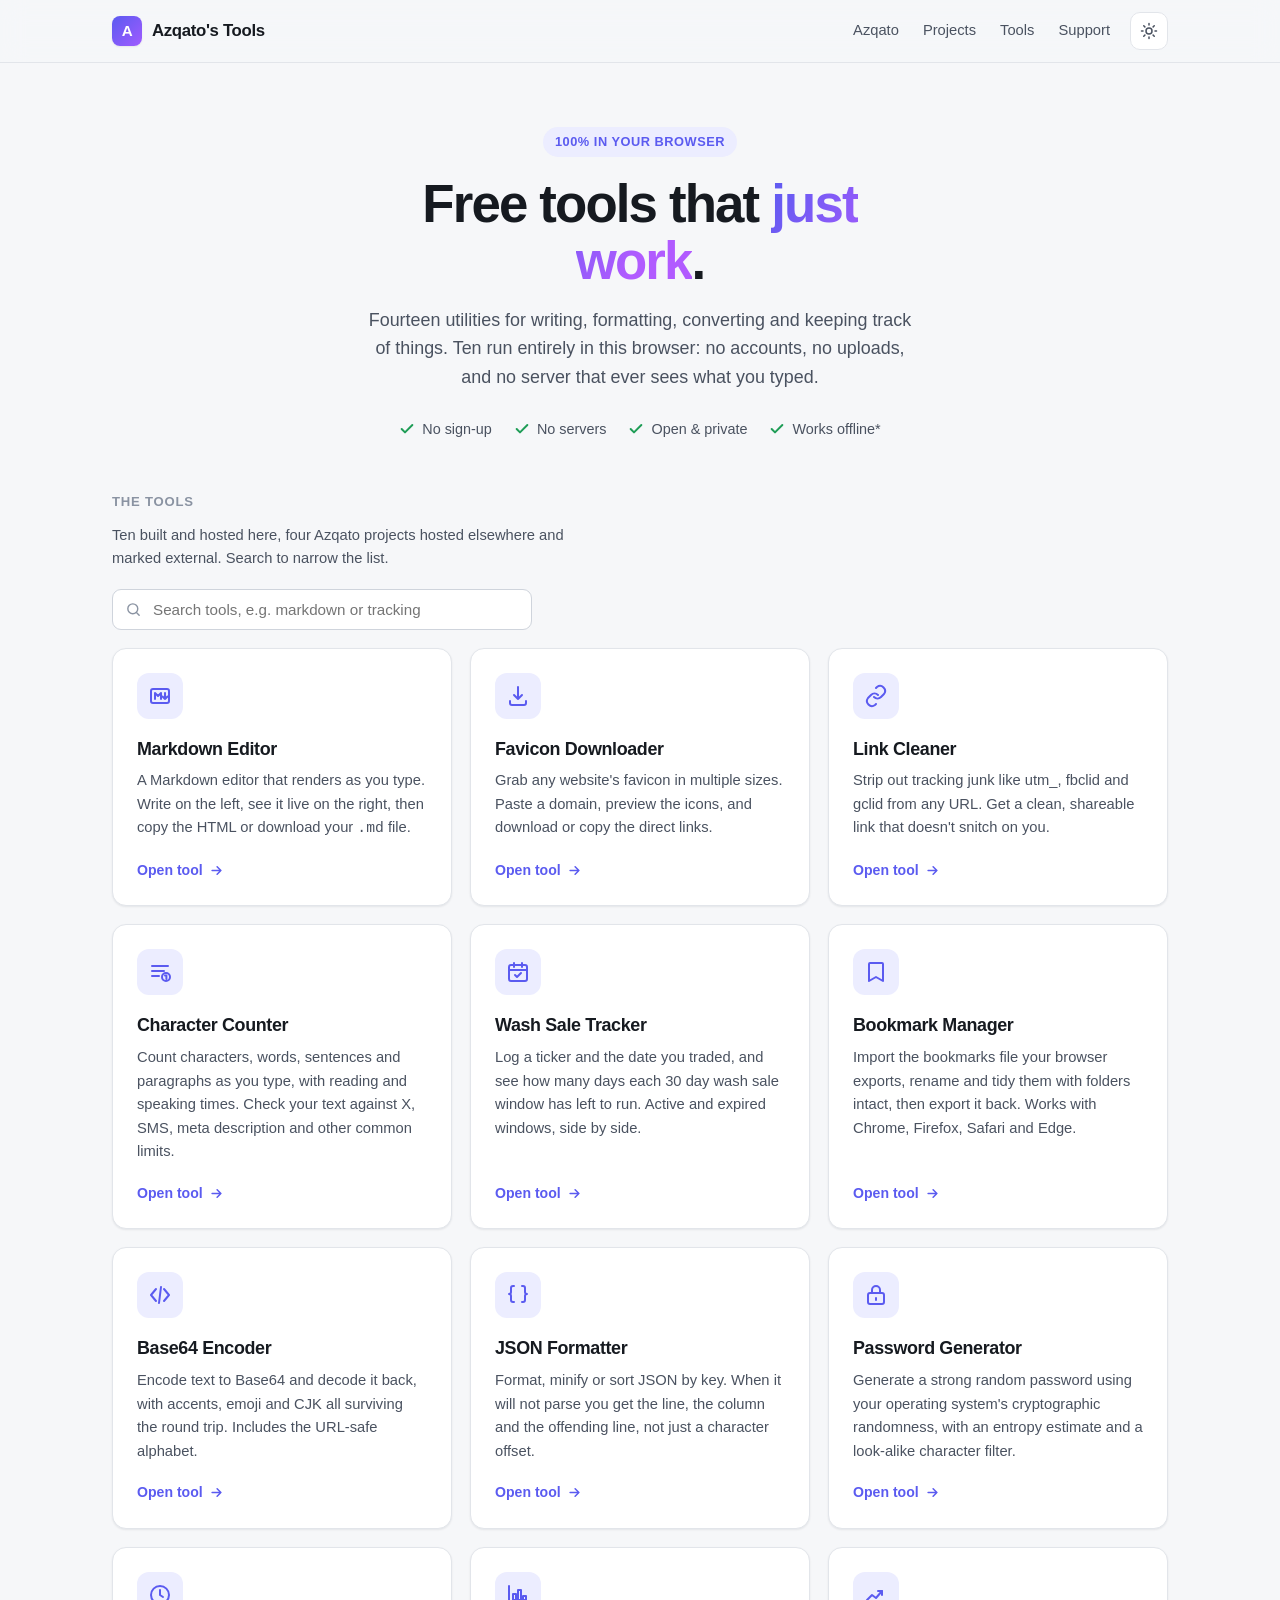
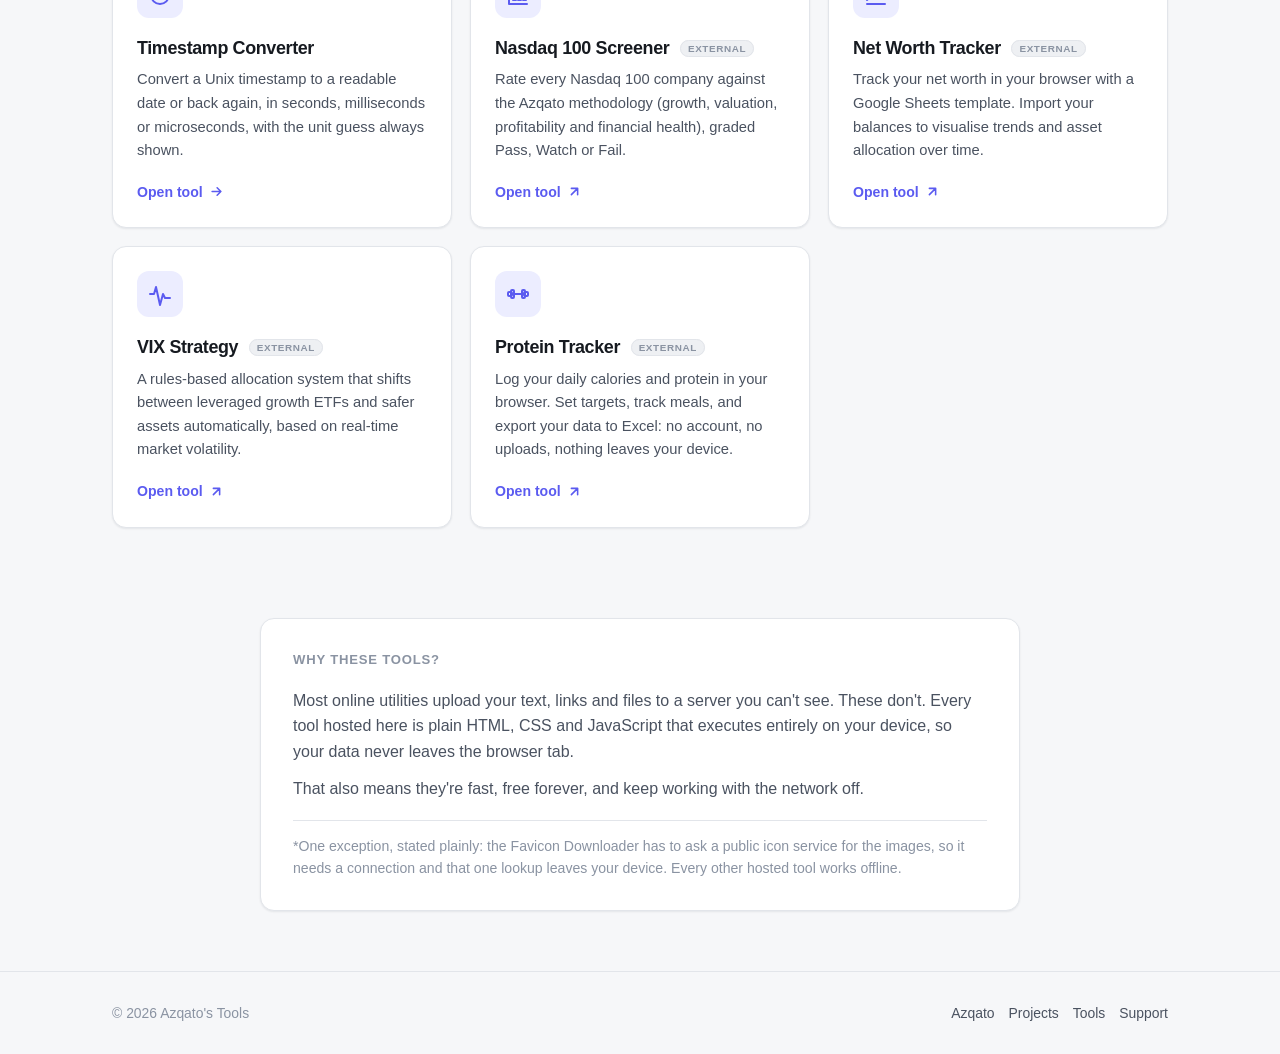
<file: index.html>
<!DOCTYPE html>
<html lang="en" data-theme="light">
<head>
  <meta charset="UTF-8" />
  <meta name="viewport" content="width=device-width, initial-scale=1.0" />
  <title>Azqato's Tools - free, fast, browser-based utilities</title>
  <meta name="description" content="A growing collection of free, privacy-first web tools that run entirely in your browser. No sign-up, no servers, no tracking." />
  <link rel="icon" href="data:image/svg+xml,<svg xmlns='http://www.w3.org/2000/svg' viewBox='0 0 100 100'><rect width='100' height='100' rx='22' fill='%235b5bf0'/><text x='50' y='71' font-size='62' font-family='Arial' font-weight='bold' fill='white' text-anchor='middle'>A</text></svg>" />
  <link rel="stylesheet" href="css/style.css" />
  <script>
    /* Theme, applied before first paint.

       This is the one script in the project that runs in <head>, and it is a
       deliberate exception to the "all JS at the end of <body>" rule rather than
       an oversight. common.js cannot fix the flash: by the time a script at the
       end of <body> runs, the browser has already painted the hardcoded
       data-theme="light" on <html>, so a dark-theme user sees a white flash on
       every navigation. Reading localStorage here is the only place early enough.

       Kept deliberately tiny and dependency-free, because it blocks the parser.
       The try/catch is not decoration: reading localStorage throws outright in
       some privacy configurations, and an exception here would stop the parser
       before the stylesheet loads. */
    (function () {
      try {
        var t = localStorage.getItem("azqato-theme");
        if (!t && window.matchMedia &&
            window.matchMedia("(prefers-color-scheme: dark)").matches) {
          t = "dark";
        }
        if (t) document.documentElement.setAttribute("data-theme", t);
      } catch (e) { /* storage unavailable: the light default already applies */ }
      window.__themeReady = 1;
    })();
  </script>
</head>
<body>
  <a class="skip-link" href="#main">Skip to content</a>
  <header class="topbar">
    <div class="wrap">
      <a class="brand" href="index.html">
        <span class="logo">A</span>
        Azqato's&nbsp;Tools
      </a>
      <div class="spacer"></div>
      <a class="nav-link hide-sm" href="https://azqato.com/">Azqato</a>
      <a class="nav-link hide-sm" href="https://azqato.com/projects">Projects</a>
      <a class="nav-link hide-sm" href="https://azqato.github.io/tools/">Tools</a>
      <a class="nav-link hide-sm" href="https://azqato.github.io/support.html">Support</a>
      <button class="icon-btn nav-toggle" id="nav-toggle" aria-label="Menu"
              aria-expanded="false" aria-controls="nav-menu">
        <svg class="bars" viewBox="0 0 24 24" fill="none" stroke="currentColor" stroke-width="2" stroke-linecap="round"><path d="M4 7h16M4 12h16M4 17h16"/></svg>
        <svg class="x" viewBox="0 0 24 24" fill="none" stroke="currentColor" stroke-width="2" stroke-linecap="round"><path d="M6 6l12 12M18 6 6 18"/></svg>
      </button>
      <button class="icon-btn" data-theme-toggle aria-label="Toggle theme">
        <svg class="sun" viewBox="0 0 24 24" fill="none" stroke="currentColor" stroke-width="2" stroke-linecap="round"><circle cx="12" cy="12" r="4"/><path d="M12 2v2M12 20v2M2 12h2M20 12h2M5 5l1.5 1.5M17.5 17.5L19 19M19 5l-1.5 1.5M6.5 17.5L5 19"/></svg>
        <svg class="moon" viewBox="0 0 24 24" fill="none" stroke="currentColor" stroke-width="2" stroke-linecap="round" stroke-linejoin="round"><path d="M21 12.8A9 9 0 1 1 11.2 3a7 7 0 0 0 9.8 9.8z"/></svg>
      </button>
    </div>
      <nav class="nav-menu" id="nav-menu" aria-label="Site" hidden>
        <a href="https://azqato.com/">Azqato</a>
        <a href="https://azqato.com/projects">Projects</a>
        <a href="https://azqato.github.io/tools/">Tools</a>
        <a href="https://azqato.github.io/support.html">Support</a>
      </nav>
  </header>

  <main id="main">
    <section class="hero wrap">
      <span class="eyebrow">100% in your browser</span>
      <h1>Free tools that <span class="grad">just work</span>.</h1>
      <p>Fourteen utilities for writing, formatting, converting and keeping track of
        things. Ten run entirely in this browser: no accounts, no uploads, and no server
        that ever sees what you typed.</p>
      <div class="hero-badges">
        <span><svg viewBox="0 0 24 24" fill="none" stroke="currentColor" stroke-width="3" stroke-linecap="round" stroke-linejoin="round"><path d="M20 6 9 17l-5-5"/></svg> No sign-up</span>
        <span><svg viewBox="0 0 24 24" fill="none" stroke="currentColor" stroke-width="3" stroke-linecap="round" stroke-linejoin="round"><path d="M20 6 9 17l-5-5"/></svg> No servers</span>
        <span><svg viewBox="0 0 24 24" fill="none" stroke="currentColor" stroke-width="3" stroke-linecap="round" stroke-linejoin="round"><path d="M20 6 9 17l-5-5"/></svg> Open & private</span>
        <span><svg viewBox="0 0 24 24" fill="none" stroke="currentColor" stroke-width="3" stroke-linecap="round" stroke-linejoin="round"><path d="M20 6 9 17l-5-5"/></svg> Works offline*</span>
      </div>
    </section>

    <section class="wrap" id="tools">
      <h2 class="section-label">The tools</h2>
      <p class="tools-lead">Ten built and hosted here, four Azqato projects hosted
        elsewhere and marked external. Search to narrow the list.</p>

      <div class="tool-search">
        <svg viewBox="0 0 24 24" fill="none" stroke="currentColor" stroke-width="2" stroke-linecap="round"><circle cx="11" cy="11" r="7"/><path d="m20 20-3.5-3.5"/></svg>
        <label class="sr-only" for="tool-filter">Search the tools</label>
        <input id="tool-filter" class="field" type="search" autocomplete="off"
               placeholder="Search tools, e.g. markdown or tracking" />
      </div>
      <p class="tool-count" id="tool-count" role="status"></p>

      <div class="tools-grid">

        <a class="tool-card" href="markdown-preview.html">
          <span class="ticon">
            <svg viewBox="0 0 24 24" fill="none" stroke="currentColor" stroke-width="2" stroke-linecap="round" stroke-linejoin="round"><rect x="3" y="5" width="18" height="14" rx="2"/><path d="M7 15V9l3 3 3-3v6M17 9v6M14.5 12.5 17 15l2.5-2.5"/></svg>
          </span>
          <h3>Markdown Editor</h3>
          <p>A Markdown editor that renders as you type. Write on the left, see it live on the right, then copy the HTML or download your <code>.md</code> file.</p>
          <span class="go">Open tool <svg viewBox="0 0 24 24" fill="none" stroke="currentColor" stroke-width="2.5" stroke-linecap="round" stroke-linejoin="round"><path d="M5 12h14M13 6l6 6-6 6"/></svg></span>
        </a>

        <a class="tool-card" href="favicon-downloader.html">
          <span class="ticon">
            <svg viewBox="0 0 24 24" fill="none" stroke="currentColor" stroke-width="2" stroke-linecap="round" stroke-linejoin="round"><path d="M12 3v12M8 11l4 4 4-4"/><path d="M4 17v2a2 2 0 0 0 2 2h12a2 2 0 0 0 2-2v-2"/></svg>
          </span>
          <h3>Favicon Downloader</h3>
          <p>Grab any website's favicon in multiple sizes. Paste a domain, preview the icons, and download or copy the direct links.</p>
          <span class="go">Open tool <svg viewBox="0 0 24 24" fill="none" stroke="currentColor" stroke-width="2.5" stroke-linecap="round" stroke-linejoin="round"><path d="M5 12h14M13 6l6 6-6 6"/></svg></span>
        </a>

        <a class="tool-card" href="link-cleaner.html">
          <span class="ticon">
            <svg viewBox="0 0 24 24" fill="none" stroke="currentColor" stroke-width="2" stroke-linecap="round" stroke-linejoin="round"><path d="M10 13a5 5 0 0 0 7 0l3-3a5 5 0 0 0-7-7l-1 1"/><path d="M14 11a5 5 0 0 0-7 0l-3 3a5 5 0 0 0 7 7l1-1"/></svg>
          </span>
          <h3>Link Cleaner</h3>
          <p>Strip out tracking junk like utm_, fbclid and gclid from any URL. Get a clean, shareable link that doesn't snitch on you.</p>
          <span class="go">Open tool <svg viewBox="0 0 24 24" fill="none" stroke="currentColor" stroke-width="2.5" stroke-linecap="round" stroke-linejoin="round"><path d="M5 12h14M13 6l6 6-6 6"/></svg></span>
        </a>

        <a class="tool-card" href="character-counter.html">
          <span class="ticon">
            <svg viewBox="0 0 24 24" fill="none" stroke="currentColor" stroke-width="2" stroke-linecap="round" stroke-linejoin="round"><path d="M4 6h16M4 11h12M4 16h7"/><circle cx="18" cy="17" r="4"/><path d="M17 15.6h1.4V19"/></svg>
          </span>
          <h3>Character Counter</h3>
          <p>Count characters, words, sentences and paragraphs as you type, with reading and speaking times. Check your text against X, SMS, meta description and other common limits.</p>
          <span class="go">Open tool <svg viewBox="0 0 24 24" fill="none" stroke="currentColor" stroke-width="2.5" stroke-linecap="round" stroke-linejoin="round"><path d="M5 12h14M13 6l6 6-6 6"/></svg></span>
        </a>

        <a class="tool-card" href="wash-sale-tracker.html">
          <span class="ticon">
            <svg viewBox="0 0 24 24" fill="none" stroke="currentColor" stroke-width="2" stroke-linecap="round" stroke-linejoin="round"><rect x="3" y="5" width="18" height="16" rx="2"/><path d="M3 10h18M8 3v4M16 3v4"/><path d="m9 15 2 2 4-4"/></svg>
          </span>
          <h3>Wash Sale Tracker</h3>
          <p>Log a ticker and the date you traded, and see how many days each 30 day wash sale window has left to run. Active and expired windows, side by side.</p>
          <span class="go">Open tool <svg viewBox="0 0 24 24" fill="none" stroke="currentColor" stroke-width="2.5" stroke-linecap="round" stroke-linejoin="round"><path d="M5 12h14M13 6l6 6-6 6"/></svg></span>
        </a>

        <a class="tool-card" href="bookmark-manager.html">
          <span class="ticon">
            <svg viewBox="0 0 24 24" fill="none" stroke="currentColor" stroke-width="2" stroke-linecap="round" stroke-linejoin="round"><path d="M6 3h12a1 1 0 0 1 1 1v17l-7-4-7 4V4a1 1 0 0 1 1-1z"/></svg>
          </span>
          <h3>Bookmark Manager</h3>
          <p>Import the bookmarks file your browser exports, rename and tidy them with folders intact, then export it back. Works with Chrome, Firefox, Safari and Edge.</p>
          <span class="go">Open tool <svg viewBox="0 0 24 24" fill="none" stroke="currentColor" stroke-width="2.5" stroke-linecap="round" stroke-linejoin="round"><path d="M5 12h14M13 6l6 6-6 6"/></svg></span>
        </a>

        <a class="tool-card" href="base64-encoder.html">
          <span class="ticon">
            <svg viewBox="0 0 24 24" fill="none" stroke="currentColor" stroke-width="2" stroke-linecap="round" stroke-linejoin="round"><path d="M8 6 3 12l5 6M16 6l5 6-5 6M13 4l-2 16"/></svg>
          </span>
          <h3>Base64 Encoder</h3>
          <p>Encode text to Base64 and decode it back, with accents, emoji and CJK all surviving the round trip. Includes the URL-safe alphabet.</p>
          <span class="go">Open tool <svg viewBox="0 0 24 24" fill="none" stroke="currentColor" stroke-width="2.5" stroke-linecap="round" stroke-linejoin="round"><path d="M5 12h14M13 6l6 6-6 6"/></svg></span>
        </a>

        <a class="tool-card" href="json-formatter.html">
          <span class="ticon">
            <svg viewBox="0 0 24 24" fill="none" stroke="currentColor" stroke-width="2" stroke-linecap="round" stroke-linejoin="round"><path d="M8 3H7a2 2 0 0 0-2 2v4a2 2 0 0 1-2 2 2 2 0 0 1 2 2v4a2 2 0 0 0 2 2h1M16 3h1a2 2 0 0 1 2 2v4a2 2 0 0 0 2 2 2 2 0 0 0-2 2v4a2 2 0 0 1-2 2h-1"/></svg>
          </span>
          <h3>JSON Formatter</h3>
          <p>Format, minify or sort JSON by key. When it will not parse you get the line, the column and the offending line, not just a character offset.</p>
          <span class="go">Open tool <svg viewBox="0 0 24 24" fill="none" stroke="currentColor" stroke-width="2.5" stroke-linecap="round" stroke-linejoin="round"><path d="M5 12h14M13 6l6 6-6 6"/></svg></span>
        </a>

        <a class="tool-card" href="password-generator.html">
          <span class="ticon">
            <svg viewBox="0 0 24 24" fill="none" stroke="currentColor" stroke-width="2" stroke-linecap="round" stroke-linejoin="round"><rect x="4" y="10" width="16" height="11" rx="2"/><path d="M8 10V7a4 4 0 0 1 8 0v3M12 15v2"/></svg>
          </span>
          <h3>Password Generator</h3>
          <p>Generate a strong random password using your operating system's cryptographic randomness, with an entropy estimate and a look-alike character filter.</p>
          <span class="go">Open tool <svg viewBox="0 0 24 24" fill="none" stroke="currentColor" stroke-width="2.5" stroke-linecap="round" stroke-linejoin="round"><path d="M5 12h14M13 6l6 6-6 6"/></svg></span>
        </a>

        <a class="tool-card" href="timestamp-converter.html">
          <span class="ticon">
            <svg viewBox="0 0 24 24" fill="none" stroke="currentColor" stroke-width="2" stroke-linecap="round" stroke-linejoin="round"><circle cx="12" cy="12" r="9"/><path d="M12 7v5l3 2"/></svg>
          </span>
          <h3>Timestamp Converter</h3>
          <p>Convert a Unix timestamp to a readable date or back again, in seconds, milliseconds or microseconds, with the unit guess always shown.</p>
          <span class="go">Open tool <svg viewBox="0 0 24 24" fill="none" stroke="currentColor" stroke-width="2.5" stroke-linecap="round" stroke-linejoin="round"><path d="M5 12h14M13 6l6 6-6 6"/></svg></span>
        </a>

        <a class="tool-card" href="https://azqato.github.io/stocks/screener.html" target="_blank" rel="noopener">
          <span class="ticon">
            <svg viewBox="0 0 24 24" fill="none" stroke="currentColor" stroke-width="2" stroke-linecap="round" stroke-linejoin="round"><path d="M3 3v18h18"/><rect x="7" y="11" width="3" height="6"/><rect x="12" y="7" width="3" height="10"/><rect x="17" y="13" width="3" height="4"/></svg>
          </span>
          <h3>Nasdaq 100 Screener <span class="ext-tag">external</span></h3>
          <p>Rate every Nasdaq 100 company against the Azqato methodology (growth, valuation, profitability and financial health), graded Pass, Watch or Fail.</p>
          <span class="go">Open tool <svg viewBox="0 0 24 24" fill="none" stroke="currentColor" stroke-width="2.5" stroke-linecap="round" stroke-linejoin="round"><path d="M7 17 17 7M7 7h10v10"/></svg></span>
        </a>

        <a class="tool-card" href="https://azqato.github.io/net-worth-tracker/" target="_blank" rel="noopener">
          <span class="ticon">
            <svg viewBox="0 0 24 24" fill="none" stroke="currentColor" stroke-width="2" stroke-linecap="round" stroke-linejoin="round"><path d="M3 17l5-5 4 3 6-7"/><path d="M14 8h4v4"/><path d="M3 21h18"/></svg>
          </span>
          <h3>Net Worth Tracker <span class="ext-tag">external</span></h3>
          <p>Track your net worth in your browser with a Google Sheets template. Import your balances to visualise trends and asset allocation over time.</p>
          <span class="go">Open tool <svg viewBox="0 0 24 24" fill="none" stroke="currentColor" stroke-width="2.5" stroke-linecap="round" stroke-linejoin="round"><path d="M7 17 17 7M7 7h10v10"/></svg></span>
        </a>

        <a class="tool-card" href="https://azqato.github.io/VIX/" target="_blank" rel="noopener">
          <span class="ticon">
            <svg viewBox="0 0 24 24" fill="none" stroke="currentColor" stroke-width="2" stroke-linecap="round" stroke-linejoin="round"><path d="M2 12h4l2-7 4 18 3-11 2 4h5"/></svg>
          </span>
          <h3>VIX Strategy <span class="ext-tag">external</span></h3>
          <p>A rules-based allocation system that shifts between leveraged growth ETFs and safer assets automatically, based on real-time market volatility.</p>
          <span class="go">Open tool <svg viewBox="0 0 24 24" fill="none" stroke="currentColor" stroke-width="2.5" stroke-linecap="round" stroke-linejoin="round"><path d="M7 17 17 7M7 7h10v10"/></svg></span>
        </a>

        <a class="tool-card" href="https://azqato.github.io/protein/" target="_blank" rel="noopener">
          <span class="ticon">
            <svg viewBox="0 0 24 24" fill="none" stroke="currentColor" stroke-width="2" stroke-linecap="round" stroke-linejoin="round"><rect x="2" y="10" width="4" height="4" rx="1"/><rect x="18" y="10" width="4" height="4" rx="1"/><rect x="5" y="8" width="3" height="8" rx="1"/><rect x="16" y="8" width="3" height="8" rx="1"/><path d="M8 12h8"/></svg>
          </span>
          <h3>Protein Tracker <span class="ext-tag">external</span></h3>
          <p>Log your daily calories and protein in your browser. Set targets, track meals, and export your data to Excel: no account, no uploads, nothing leaves your device.</p>
          <span class="go">Open tool <svg viewBox="0 0 24 24" fill="none" stroke="currentColor" stroke-width="2.5" stroke-linecap="round" stroke-linejoin="round"><path d="M7 17 17 7M7 7h10v10"/></svg></span>
        </a>

        <p class="tools-empty" id="tools-empty" hidden>No tool matches that. Try a
          shorter word, or clear the box to see all fourteen.</p>
      </div>
    </section>

    <section class="wrap about" id="about">
      <div class="card about-card">
        <h2 class="section-label">Why these tools?</h2>
        <p>
          Most online utilities upload your text, links and files to a server you can't see.
          These don't. Every tool hosted here is plain HTML, CSS and JavaScript that executes
          entirely on your device, so your data never leaves the browser tab.
        </p>
        <p>
          That also means they're fast, free forever, and keep working with the network off.
        </p>
        <p class="about-note">
          *One exception, stated plainly: the Favicon Downloader has to ask a public icon
          service for the images, so it needs a connection and that one lookup leaves your
          device. Every other hosted tool works offline.
        </p>
      </div>
    </section>
  </main>

  <footer class="footer">
    <div class="wrap">
      <span>© <span id="year"></span> Azqato's Tools</span>
      <div class="spacer"></div>
      <a href="https://azqato.com/">Azqato</a>
      <a href="https://azqato.com/projects">Projects</a>
      <a href="https://azqato.github.io/tools/">Tools</a>
      <a href="https://azqato.github.io/support.html">Support</a>
    </div>
  </footer>

  <script>

    // --- Tool search -------------------------------------------------------
    // Deferred until the grid held eight cards, which it now does. Matching is
    // on the card's whole text, so a description word like "tracking" finds the
    // Link Cleaner even though the name does not contain it.
    (function () {
      var box = document.getElementById("tool-filter");
      var count = document.getElementById("tool-count");
      var empty = document.getElementById("tools-empty");
      var cards = [].slice.call(document.querySelectorAll(".tools-grid .tool-card"));
      var total = cards.length;

      var haystacks = cards.map(function (card) {
        return card.textContent.toLowerCase().replace(/\s+/g, " ");
      });

      function apply() {
        var q = box.value.trim().toLowerCase();
        var shown = 0;

        cards.forEach(function (card, i) {
          var hit = q === "" || haystacks[i].indexOf(q) !== -1;
          card.hidden = !hit;
          if (hit) shown++;
        });

        empty.hidden = shown !== 0;

        // The count is the live region. It is a short sentence that changes on
        // the user's own keystroke, so announcing it is useful rather than
        // noisy, unlike announcing the filtered cards themselves.
        if (q === "") {
          count.textContent = "";
        } else {
          count.textContent = shown === 1
            ? "1 tool matches \u201c" + box.value.trim() + "\u201d"
            : shown + " tools match \u201c" + box.value.trim() + "\u201d";
        }
      }

      box.addEventListener("input", apply);
      box.value = "";
      apply();
    })();
  </script>
  <script src="js/common.js"></script>
</body>
</html>
</file>
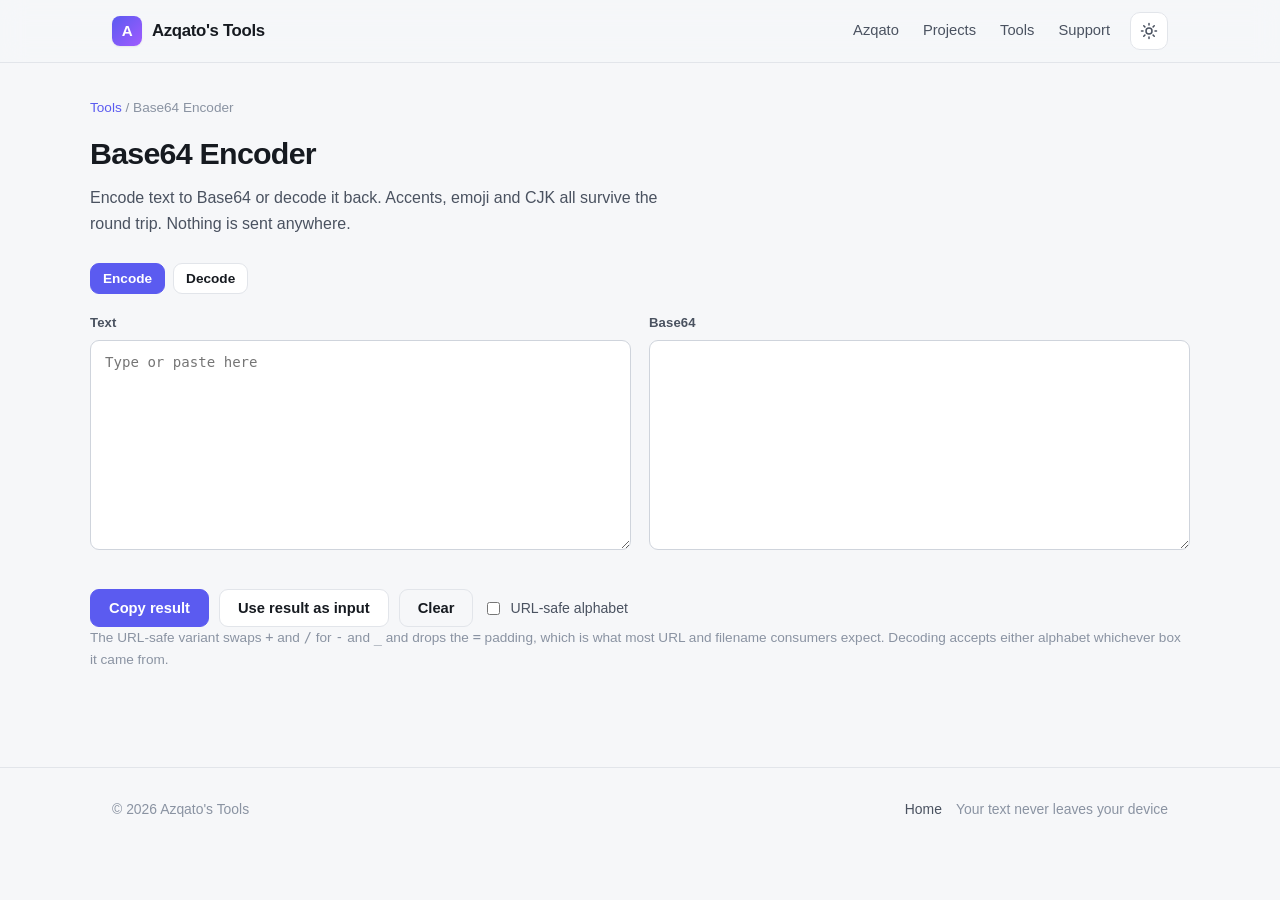
<file: base64-encoder.html>
<!DOCTYPE html>
<html lang="en" data-theme="light">
<head>
  <meta charset="UTF-8" />
  <meta name="viewport" content="width=device-width, initial-scale=1.0" />
  <title>Base64 Encoder - Azqato's Tools</title>
  <meta name="description" content="Encode text to Base64 and decode it back, with full Unicode support and a URL-safe variant. Runs entirely in your browser." />
  <link rel="icon" href="data:image/svg+xml,<svg xmlns='http://www.w3.org/2000/svg' viewBox='0 0 100 100'><rect width='100' height='100' rx='22' fill='%235b5bf0'/><text x='50' y='71' font-size='62' font-family='Arial' font-weight='bold' fill='white' text-anchor='middle'>A</text></svg>" />
  <link rel="stylesheet" href="css/style.css" />
  <script>
    /* Theme, applied before first paint.

       This is the one script in the project that runs in <head>, and it is a
       deliberate exception to the "all JS at the end of <body>" rule rather than
       an oversight. common.js cannot fix the flash: by the time a script at the
       end of <body> runs, the browser has already painted the hardcoded
       data-theme="light" on <html>, so a dark-theme user sees a white flash on
       every navigation. Reading localStorage here is the only place early enough.

       Kept deliberately tiny and dependency-free, because it blocks the parser.
       The try/catch is not decoration: reading localStorage throws outright in
       some privacy configurations, and an exception here would stop the parser
       before the stylesheet loads. */
    (function () {
      try {
        var t = localStorage.getItem("azqato-theme");
        if (!t && window.matchMedia &&
            window.matchMedia("(prefers-color-scheme: dark)").matches) {
          t = "dark";
        }
        if (t) document.documentElement.setAttribute("data-theme", t);
      } catch (e) { /* storage unavailable: the light default already applies */ }
      window.__themeReady = 1;
    })();
  </script>
</head>
<body>
  <a class="skip-link" href="#main">Skip to content</a>
  <header class="topbar">
    <div class="wrap">
      <a class="brand" href="index.html"><span class="logo">A</span>Azqato's&nbsp;Tools</a>
      <div class="spacer"></div>
      <a class="nav-link hide-sm" href="https://azqato.com/">Azqato</a>
      <a class="nav-link hide-sm" href="https://azqato.com/projects">Projects</a>
      <a class="nav-link hide-sm" href="https://azqato.github.io/tools/">Tools</a>
      <a class="nav-link hide-sm" href="https://azqato.github.io/support.html">Support</a>
      <button class="icon-btn nav-toggle" id="nav-toggle" aria-label="Menu"
              aria-expanded="false" aria-controls="nav-menu">
        <svg class="bars" viewBox="0 0 24 24" fill="none" stroke="currentColor" stroke-width="2" stroke-linecap="round"><path d="M4 7h16M4 12h16M4 17h16"/></svg>
        <svg class="x" viewBox="0 0 24 24" fill="none" stroke="currentColor" stroke-width="2" stroke-linecap="round"><path d="M6 6l12 12M18 6 6 18"/></svg>
      </button>
      <button class="icon-btn" data-theme-toggle aria-label="Toggle theme">
        <svg class="sun" viewBox="0 0 24 24" fill="none" stroke="currentColor" stroke-width="2" stroke-linecap="round"><circle cx="12" cy="12" r="4"/><path d="M12 2v2M12 20v2M2 12h2M20 12h2M5 5l1.5 1.5M17.5 17.5L19 19M19 5l-1.5 1.5M6.5 17.5L5 19"/></svg>
        <svg class="moon" viewBox="0 0 24 24" fill="none" stroke="currentColor" stroke-width="2" stroke-linecap="round" stroke-linejoin="round"><path d="M21 12.8A9 9 0 1 1 11.2 3a7 7 0 0 0 9.8 9.8z"/></svg>
      </button>
    </div>
    <nav class="nav-menu" id="nav-menu" aria-label="Site" hidden>
      <a href="https://azqato.com/">Azqato</a>
      <a href="https://azqato.com/projects">Projects</a>
      <a href="https://azqato.github.io/tools/">Tools</a>
      <a href="https://azqato.github.io/support.html">Support</a>
    </nav>
  </header>

  <main id="main" class="page wrap">
    <div class="page-head">
      <div class="crumb"><a href="index.html">Tools</a> / Base64 Encoder</div>
      <h1>Base64 Encoder</h1>
      <p>Encode text to Base64 or decode it back. Accents, emoji and CJK all survive the round trip. Nothing is sent anywhere.</p>
    </div>

    <div class="b64-modes" role="group" aria-label="Direction">
      <button class="btn sm primary" id="b64-mode-encode" aria-pressed="true">Encode</button>
      <button class="btn sm" id="b64-mode-decode" aria-pressed="false">Decode</button>
    </div>

    <div class="b64-panes">
      <div class="b64-pane">
        <label class="lbl" for="b64-input" id="b64-input-label">Text</label>
        <textarea id="b64-input" class="field" spellcheck="false"
                  placeholder="Type or paste here"></textarea>
        <p class="stat-line" id="b64-in-stat"></p>
      </div>
      <div class="b64-pane">
        <p class="lbl" id="b64-output-label">Base64</p>
        <textarea id="b64-output" class="field" spellcheck="false" readonly
                  aria-labelledby="b64-output-label"></textarea>
        <p class="stat-line" id="b64-out-stat"></p>
      </div>
    </div>

    <p class="b64-error" id="b64-error" role="alert" hidden></p>

    <div class="b64-actions">
      <button class="btn primary" id="b64-copy">Copy result</button>
      <button class="btn" id="b64-swap">Use result as input</button>
      <button class="btn ghost" id="b64-clear">Clear</button>
      <label class="b64-opt"><input type="checkbox" id="b64-urlsafe" /> URL-safe alphabet</label>
    </div>

    <p class="ws-note">The URL-safe variant swaps <code>+</code> and <code>/</code> for
      <code>-</code> and <code>_</code> and drops the <code>=</code> padding, which is what
      most URL and filename consumers expect. Decoding accepts either alphabet whichever
      box it came from.</p>

  </main>

  <footer class="footer">
    <div class="wrap">
      <span>© <span class="year"></span> Azqato's Tools</span>
      <div class="spacer"></div>
      <a href="index.html">Home</a>
      <span style="color:var(--text-faint)">Your text never leaves your device</span>
    </div>
  </footer>

  <script src="js/common.js"></script>
  <script src="js/base64encoder.js"></script>
  <script>
    var mode = "encode";
    var inp = document.getElementById("b64-input");
    var out = document.getElementById("b64-output");
    var inLabel = document.getElementById("b64-input-label");
    var outLabel = document.getElementById("b64-output-label");
    var errEl = document.getElementById("b64-error");
    var inStat = document.getElementById("b64-in-stat");
    var outStat = document.getElementById("b64-out-stat");
    var urlSafe = document.getElementById("b64-urlsafe");
    var encodeBtn = document.getElementById("b64-mode-encode");
    var decodeBtn = document.getElementById("b64-mode-decode");

    // Byte length rather than character length, because that is the number
    // that decides whether Base64 output fits a field somewhere.
    function byteLen(s) { return new TextEncoder().encode(s).length; }

    function run() {
      var value = inp.value;
      if (!value) {
        out.value = "";
        errEl.hidden = true;
        inStat.textContent = "";
        outStat.textContent = "";
        return;
      }
      if (mode === "encode") {
        var enc = base64Encoder.encode(value, urlSafe.checked);
        out.value = enc;
        errEl.hidden = true;
        inStat.textContent = byteLen(value) + " bytes in";
        outStat.textContent = enc.length + " characters out";
      } else {
        var res = base64Encoder.decode(value);
        if (res.ok) {
          out.value = res.text;
          errEl.hidden = true;
          inStat.textContent = value.replace(/\s+/g, "").length + " characters in";
          outStat.textContent = byteLen(res.text) + " bytes out";
        } else {
          out.value = "";
          errEl.textContent = res.error;
          errEl.hidden = false;
          inStat.textContent = "";
          outStat.textContent = "";
        }
      }
    }

    function setMode(next) {
      mode = next;
      var encoding = mode === "encode";
      encodeBtn.classList.toggle("primary", encoding);
      decodeBtn.classList.toggle("primary", !encoding);
      encodeBtn.setAttribute("aria-pressed", String(encoding));
      decodeBtn.setAttribute("aria-pressed", String(!encoding));
      inLabel.textContent = encoding ? "Text" : "Base64";
      outLabel.textContent = encoding ? "Base64" : "Text";
      // The URL-safe switch only describes how output is written. Decoding
      // accepts both alphabets unconditionally, so the control would be a lie.
      urlSafe.disabled = !encoding;
      run();
    }

    encodeBtn.addEventListener("click", function () { setMode("encode"); });
    decodeBtn.addEventListener("click", function () { setMode("decode"); });
    inp.addEventListener("input", run);
    urlSafe.addEventListener("change", run);

    document.getElementById("b64-copy").addEventListener("click", function () {
      if (out.value) copyText(out.value, "Result copied");
      else toast("Nothing to copy yet");
    });

    document.getElementById("b64-swap").addEventListener("click", function () {
      if (!out.value) { toast("Nothing to swap in yet"); return; }
      inp.value = out.value;
      setMode(mode === "encode" ? "decode" : "encode");
    });

    document.getElementById("b64-clear").addEventListener("click", function () {
      inp.value = "";
      run();
      inp.focus();
    });

    setMode("encode");
  </script>
</body>
</html>
</file>
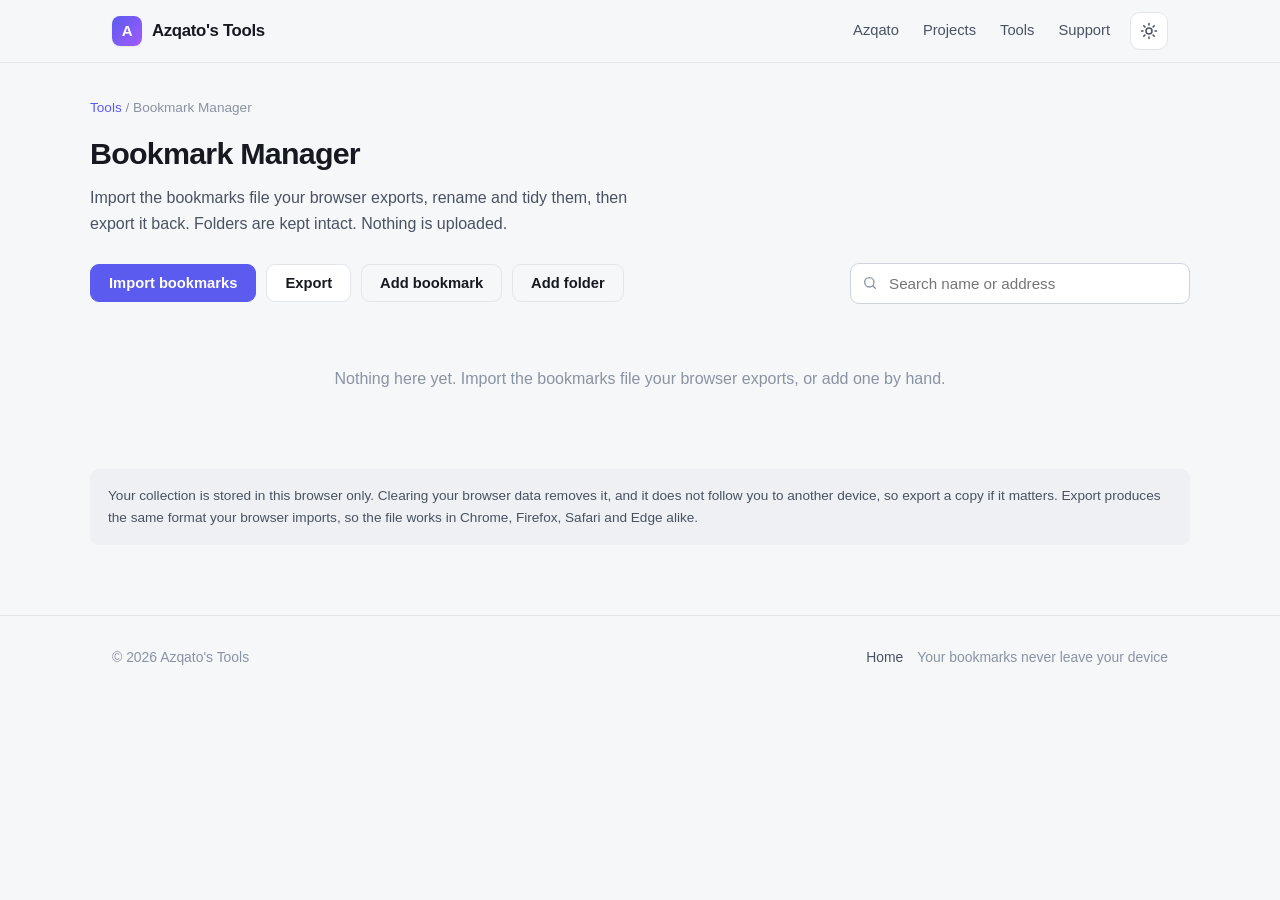
<file: bookmark-manager.html>
<!DOCTYPE html>
<html lang="en" data-theme="light">
<head>
  <meta charset="UTF-8" />
  <meta name="viewport" content="width=device-width, initial-scale=1.0" />
  <title>Bookmark Manager - Azqato's Tools</title>
  <meta name="description" content="Import your browser bookmarks, rename and tidy them, and export them back. Folders are preserved. Runs entirely in your browser." />
  <link rel="icon" href="data:image/svg+xml,<svg xmlns='http://www.w3.org/2000/svg' viewBox='0 0 100 100'><rect width='100' height='100' rx='22' fill='%235b5bf0'/><text x='50' y='71' font-size='62' font-family='Arial' font-weight='bold' fill='white' text-anchor='middle'>A</text></svg>" />
  <link rel="stylesheet" href="css/style.css" />
  <script>
    /* Theme, applied before first paint.

       This is the one script in the project that runs in <head>, and it is a
       deliberate exception to the "all JS at the end of <body>" rule rather than
       an oversight. common.js cannot fix the flash: by the time a script at the
       end of <body> runs, the browser has already painted the hardcoded
       data-theme="light" on <html>, so a dark-theme user sees a white flash on
       every navigation. Reading localStorage here is the only place early enough.

       Kept deliberately tiny and dependency-free, because it blocks the parser.
       The try/catch is not decoration: reading localStorage throws outright in
       some privacy configurations, and an exception here would stop the parser
       before the stylesheet loads. */
    (function () {
      try {
        var t = localStorage.getItem("azqato-theme");
        if (!t && window.matchMedia &&
            window.matchMedia("(prefers-color-scheme: dark)").matches) {
          t = "dark";
        }
        if (t) document.documentElement.setAttribute("data-theme", t);
      } catch (e) { /* storage unavailable: the light default already applies */ }
      window.__themeReady = 1;
    })();
  </script>
</head>
<body>
  <a class="skip-link" href="#main">Skip to content</a>
  <header class="topbar">
    <div class="wrap">
      <a class="brand" href="index.html"><span class="logo">A</span>Azqato's&nbsp;Tools</a>
      <div class="spacer"></div>
      <a class="nav-link hide-sm" href="https://azqato.com/">Azqato</a>
      <a class="nav-link hide-sm" href="https://azqato.com/projects">Projects</a>
      <a class="nav-link hide-sm" href="https://azqato.github.io/tools/">Tools</a>
      <a class="nav-link hide-sm" href="https://azqato.github.io/support.html">Support</a>
      <button class="icon-btn nav-toggle" id="nav-toggle" aria-label="Menu"
              aria-expanded="false" aria-controls="nav-menu">
        <svg class="bars" viewBox="0 0 24 24" fill="none" stroke="currentColor" stroke-width="2" stroke-linecap="round"><path d="M4 7h16M4 12h16M4 17h16"/></svg>
        <svg class="x" viewBox="0 0 24 24" fill="none" stroke="currentColor" stroke-width="2" stroke-linecap="round"><path d="M6 6l12 12M18 6 6 18"/></svg>
      </button>
      <button class="icon-btn" data-theme-toggle aria-label="Toggle theme">
        <svg class="sun" viewBox="0 0 24 24" fill="none" stroke="currentColor" stroke-width="2" stroke-linecap="round"><circle cx="12" cy="12" r="4"/><path d="M12 2v2M12 20v2M2 12h2M20 12h2M5 5l1.5 1.5M17.5 17.5L19 19M19 5l-1.5 1.5M6.5 17.5L5 19"/></svg>
        <svg class="moon" viewBox="0 0 24 24" fill="none" stroke="currentColor" stroke-width="2" stroke-linecap="round" stroke-linejoin="round"><path d="M21 12.8A9 9 0 1 1 11.2 3a7 7 0 0 0 9.8 9.8z"/></svg>
      </button>
    </div>
    <nav class="nav-menu" id="nav-menu" aria-label="Site" hidden>
      <a href="https://azqato.com/">Azqato</a>
      <a href="https://azqato.com/projects">Projects</a>
      <a href="https://azqato.github.io/tools/">Tools</a>
      <a href="https://azqato.github.io/support.html">Support</a>
    </nav>
  </header>

  <main id="main" class="page wrap">
    <div class="page-head">
      <div class="crumb"><a href="index.html">Tools</a> / Bookmark Manager</div>
      <h1>Bookmark Manager</h1>
      <p>Import the bookmarks file your browser exports, rename and tidy them, then export
        it back. Folders are kept intact. Nothing is uploaded.</p>
    </div>

    <div class="bm-bar">
      <button class="btn primary" id="bm-import">Import bookmarks</button>
      <!-- hidden, not .sr-only: .sr-only keeps an element in the accessibility
           tree, which left screen reader users meeting an unlabelled file input
           next to the button that already triggers it. The button is the control;
           this is the mechanism. Programmatic .click() still opens the picker. -->
      <input type="file" id="bm-file" accept=".html,.htm,text/html" hidden />
      <button class="btn" id="bm-export">Export</button>
      <button class="btn ghost" id="bm-add">Add bookmark</button>
      <button class="btn ghost" id="bm-addfolder">Add folder</button>
      <div class="spacer"></div>
      <div class="bm-search">
        <svg viewBox="0 0 24 24" fill="none" stroke="currentColor" stroke-width="2" stroke-linecap="round"><circle cx="11" cy="11" r="7"/><path d="m20 20-3.5-3.5"/></svg>
        <label class="sr-only" for="bm-filter">Search bookmarks</label>
        <input id="bm-filter" class="field" type="search" autocomplete="off"
               placeholder="Search name or address" />
      </div>
    </div>
    <p class="bm-stats" id="bm-stats" role="status"></p>

    <div class="bm-tree" id="bm-tree"></div>

    <p class="ws-legal">Your collection is stored in this browser only. Clearing your
      browser data removes it, and it does not follow you to another device, so export a
      copy if it matters. Export produces the same format your browser imports, so the
      file works in Chrome, Firefox, Safari and Edge alike.</p>
  </main>

  <dialog class="bm-dialog" id="bm-choice" aria-labelledby="bm-choice-title">
    <h2 id="bm-choice-title">You already have bookmarks here</h2>
    <p id="bm-choice-body"></p>
    <div class="row">
      <button class="btn primary" id="bm-merge">Merge them</button>
      <button class="btn" id="bm-replace">Replace everything</button>
      <button class="btn ghost" id="bm-cancel">Cancel</button>
    </div>
  </dialog>

  <footer class="footer">
    <div class="wrap">
      <span>© <span class="year"></span> Azqato's Tools</span>
      <div class="spacer"></div>
      <a href="index.html">Home</a>
      <span style="color:var(--text-faint)">Your bookmarks never leave your device</span>
    </div>
  </footer>

  <script src="js/common.js"></script>
  <script src="js/bookmarks.js"></script>
  <script>
    var treeBox = document.getElementById("bm-tree");
    var statsEl = document.getElementById("bm-stats");
    var filterEl = document.getElementById("bm-filter");
    var fileEl = document.getElementById("bm-file");
    var dialog = document.getElementById("bm-choice");

    var STORE = "azqato-bm-tree";
    var SCHEMA = 1;

    var tree = load();
    var open = {};        // folder id -> expanded. Not persisted: a view state,
                          // not the user's data, and it resets harmlessly.
    var pendingImport = null;

    function load() {
      var raw;
      try { raw = localStorage.getItem(STORE); } catch (e) { return []; }
      if (!raw) return [];
      try {
        var parsed = JSON.parse(raw);
        if (!parsed || parsed.v !== SCHEMA || !parsed.tree) return [];
        return parsed.tree;
      } catch (e) {
        return [];
      }
    }

    function save() {
      try {
        localStorage.setItem(STORE, JSON.stringify({ v: SCHEMA, tree: tree }));
      } catch (e) {
        // A large collection can exceed the roughly 5MB localStorage gives an
        // origin. Say so plainly rather than losing the edit in silence.
        toast("Couldn't save. The collection may be too large for browser storage");
      }
    }

    function plural(n, word) {
      return n + " " + word + (n === 1 ? "" : "s");
    }

    function icon(paths, cls) {
      return "<svg class='" + (cls || "") + "' viewBox='0 0 24 24' fill='none' " +
        "stroke='currentColor' stroke-width='2' stroke-linecap='round' " +
        "stroke-linejoin='round'>" + paths + "</svg>";
    }

    function linkRow(item) {
      var row = document.createElement("div");
      row.className = "bm-row";

      var name = document.createElement("input");
      name.className = "bm-inp name";
      name.value = item.name;
      name.setAttribute("aria-label", "Name");
      name.oninput = function () { item.name = name.value; save(); };

      var url = document.createElement("input");
      url.className = "bm-inp url" + (bookmarks.isSafe(item.url) ? "" : " unsafe");
      url.value = item.url;
      url.setAttribute("aria-label", "Address");
      url.oninput = function () {
        item.url = url.value;
        url.className = "bm-inp url" + (bookmarks.isSafe(item.url) ? "" : " unsafe");
        save();
        refreshOpenLink(openBtn, item);
      };

      var openBtn = document.createElement("a");
      openBtn.className = "bm-open";
      openBtn.target = "_blank";
      openBtn.rel = "noopener noreferrer";
      openBtn.innerHTML = icon("<path d='M18 13v6a2 2 0 0 1-2 2H5a2 2 0 0 1-2-2V8a2 2 0 0 1 2-2h6'/><path d='M15 3h6v6M10 14 21 3'/>");
      refreshOpenLink(openBtn, item);

      var del = document.createElement("button");
      del.className = "bm-del";
      del.type = "button";
      del.setAttribute("aria-label", "Delete bookmark " + (item.name || item.url));
      del.innerHTML = icon("<path d='M3 6h18M8 6V4h8v2M19 6l-1 14H6L5 6'/>");
      del.onclick = function () {
        bookmarks.remove(tree, item.id);
        save(); render(); toast("Deleted");
      };

      row.appendChild(name);
      row.appendChild(url);
      row.appendChild(openBtn);
      row.appendChild(del);
      return row;
    }

    /* An imported file can carry a `javascript:` URL. It is kept as data so an
       import round trip is lossless, but it must never become a live href.
       Unsafe entries lose the open affordance entirely rather than being
       rendered as a link that does nothing. */
    function refreshOpenLink(a, item) {
      if (bookmarks.isSafe(item.url)) {
        a.href = item.url;
        a.hidden = false;
        a.setAttribute("aria-label", "Open " + (item.name || item.url) + " in a new tab");
      } else {
        a.removeAttribute("href");
        a.hidden = true;
      }
    }

    function folderRow(item, depth) {
      var wrap = document.createElement("div");
      var row = document.createElement("div");
      row.className = "bm-row";

      var btn = document.createElement("button");
      btn.className = "bm-fold";
      btn.type = "button";
      var isOpen = !!open[item.id];
      btn.setAttribute("aria-expanded", isOpen ? "true" : "false");
      var c = bookmarks.count(item.children);
      btn.innerHTML =
        icon("<path d='m9 6 6 6-6 6'/>", "caret") +
        icon("<path d='M3 7a2 2 0 0 1 2-2h3.9a2 2 0 0 1 1.7.9L12 8h7a2 2 0 0 1 2 2v8a2 2 0 0 1-2 2H5a2 2 0 0 1-2-2z'/>") +
        "<span class='n'></span><span class='c'></span>";
      btn.querySelector(".n").textContent = item.name;
      btn.querySelector(".c").textContent = plural(c.links, "item");

      var del = document.createElement("button");
      del.className = "bm-del";
      del.type = "button";
      del.setAttribute("aria-label", "Delete folder " + item.name + " and its contents");
      del.innerHTML = icon("<path d='M3 6h18M8 6V4h8v2M19 6l-1 14H6L5 6'/>");
      del.onclick = function () {
        if (!confirm("Delete the folder “" + item.name + "” and everything " +
                     "in it? This cannot be undone.")) return;
        bookmarks.remove(tree, item.id);
        save(); render(); toast("Folder deleted");
      };

      var kids = document.createElement("div");
      kids.className = "bm-kids";
      kids.hidden = !isOpen;

      btn.onclick = function () {
        open[item.id] = !open[item.id];
        render();
      };

      // Renaming a folder is a double click on its name, so a single click
      // stays reserved for the thing people do far more often, opening it.
      btn.ondblclick = function (e) {
        e.stopPropagation();
        var current = item.name;
        var next = prompt("Rename folder", current);
        if (next === null) return;
        next = next.trim();
        if (!next || next === current) return;
        item.name = next;
        save(); render();
      };

      row.appendChild(btn);
      row.appendChild(del);
      wrap.appendChild(row);

      if (isOpen) {
        renderInto(kids, item.children, depth + 1);
        wrap.appendChild(kids);
      }
      return wrap;
    }

    function renderInto(box, items, depth) {
      items.forEach(function (it) {
        box.appendChild(it.type === "folder" ? folderRow(it, depth) : linkRow(it));
      });
    }

    function renderSearch(q) {
      // `flatten` returns copies carrying the folder path, but editing has to
      // write through to the real tree nodes. One index built here, rather than
      // a fresh walk per hit, keeps search linear instead of quadratic.
      var byId = {};
      (function walk(list) {
        list.forEach(function (it) {
          if (it.type === "folder") walk(it.children); else byId[it.id] = it;
        });
      })(tree);

      var hits = bookmarks.flatten(tree).filter(function (l) {
        return (l.name + " " + l.url).toLowerCase().indexOf(q) !== -1;
      });

      statsEl.textContent = plural(hits.length, "bookmark") +
        (hits.length === 1 ? " matches" : " match");
      if (!hits.length) {
        treeBox.innerHTML = "<p class='bm-empty'>Nothing matches that.</p>";
        return;
      }

      hits.forEach(function (hit) {
        var real = byId[hit.id];
        if (!real) return;
        var row = linkRow(real);
        if (hit.path) {
          var tag = document.createElement("span");
          tag.className = "bm-hit-path";
          tag.textContent = hit.path;
          row.insertBefore(tag, row.querySelector(".bm-open"));
        }
        treeBox.appendChild(row);
      });
    }

    function render() {
      treeBox.innerHTML = "";
      var q = filterEl.value.trim().toLowerCase();

      if (q) { renderSearch(q); return; }

      var c = bookmarks.count(tree);
      statsEl.textContent = c.links === 0 && c.folders === 0
        ? ""
        : plural(c.links, "bookmark") + " in " + plural(c.folders, "folder");

      if (!tree.length) {
        treeBox.innerHTML = "<p class='bm-empty'>Nothing here yet. Import the bookmarks " +
          "file your browser exports, or add one by hand.</p>";
        return;
      }
      renderInto(treeBox, tree, 0);
    }

    // --- Import ------------------------------------------------------------
    document.getElementById("bm-import").onclick = function () { fileEl.click(); };

    fileEl.onchange = function () {
      var file = fileEl.files && fileEl.files[0];
      if (!file) return;
      var reader = new FileReader();
      reader.onload = function () {
        var incoming = bookmarks.parse(reader.result);
        var c = bookmarks.count(incoming);
        if (!c.links && !c.folders) {
          toast("No bookmarks found in that file");
          fileEl.value = "";
          return;
        }
        if (!tree.length) { applyImport(incoming, "replace"); return; }
        pendingImport = incoming;
        var have = bookmarks.count(tree);
        document.getElementById("bm-choice-body").textContent =
          "This file has " + plural(c.links, "bookmark") + " in " +
          plural(c.folders, "folder") + ". You already have " +
          plural(have.links, "bookmark") + " in " + plural(have.folders, "folder") +
          ". Merging keeps both and skips addresses you already have. Replacing " +
          "discards what is here now.";
        dialog.showModal();
      };
      reader.onerror = function () { toast("Couldn't read that file"); };
      reader.readAsText(file);
    };

    function applyImport(incoming, mode) {
      if (mode === "merge") bookmarks.merge(tree, incoming);
      else tree = incoming;
      // Top-level folders start open, so an import shows something immediately
      // rather than a list of closed folders.
      tree.forEach(function (it) { if (it.type === "folder") open[it.id] = true; });
      save();
      filterEl.value = "";
      render();
      var c = bookmarks.count(tree);
      toast((mode === "merge" ? "Merged, now " : "Imported ") +
            plural(c.links, "bookmark"));
      fileEl.value = "";
      pendingImport = null;
    }

    document.getElementById("bm-merge").onclick = function () {
      dialog.close(); applyImport(pendingImport, "merge");
    };
    document.getElementById("bm-replace").onclick = function () {
      dialog.close(); applyImport(pendingImport, "replace");
    };
    document.getElementById("bm-cancel").onclick = function () {
      dialog.close(); pendingImport = null; fileEl.value = "";
    };

    // --- Export ------------------------------------------------------------
    document.getElementById("bm-export").onclick = function () {
      if (!tree.length) { toast("Nothing to export yet"); return; }
      var blob = new Blob([bookmarks.serialize(tree)], { type: "text/html" });
      var a = document.createElement("a");
      a.href = URL.createObjectURL(blob);
      a.download = "bookmarks.html";
      document.body.appendChild(a);
      a.click();
      document.body.removeChild(a);
      setTimeout(function () { URL.revokeObjectURL(a.href); }, 1000);
      toast("Exported bookmarks.html");
    };

    // --- Add ---------------------------------------------------------------
    document.getElementById("bm-add").onclick = function () {
      tree.push({ id: bookmarks.nextId(), type: "link", name: "New bookmark", url: "https://" });
      save();
      filterEl.value = "";
      render();
      var inputs = treeBox.querySelectorAll(".bm-inp.name");
      if (inputs.length) {
        var last = inputs[inputs.length - 1];
        last.focus();
        last.select();
      }
    };

    document.getElementById("bm-addfolder").onclick = function () {
      var name = prompt("Folder name", "New folder");
      if (name === null) return;
      name = name.trim();
      if (!name) return;
      var folder = { id: bookmarks.nextId(), type: "folder", name: name, children: [] };
      tree.push(folder);
      open[folder.id] = true;
      save();
      filterEl.value = "";
      render();
    };

    filterEl.addEventListener("input", render);

    render();

  </script>
</body>
</html>
</file>
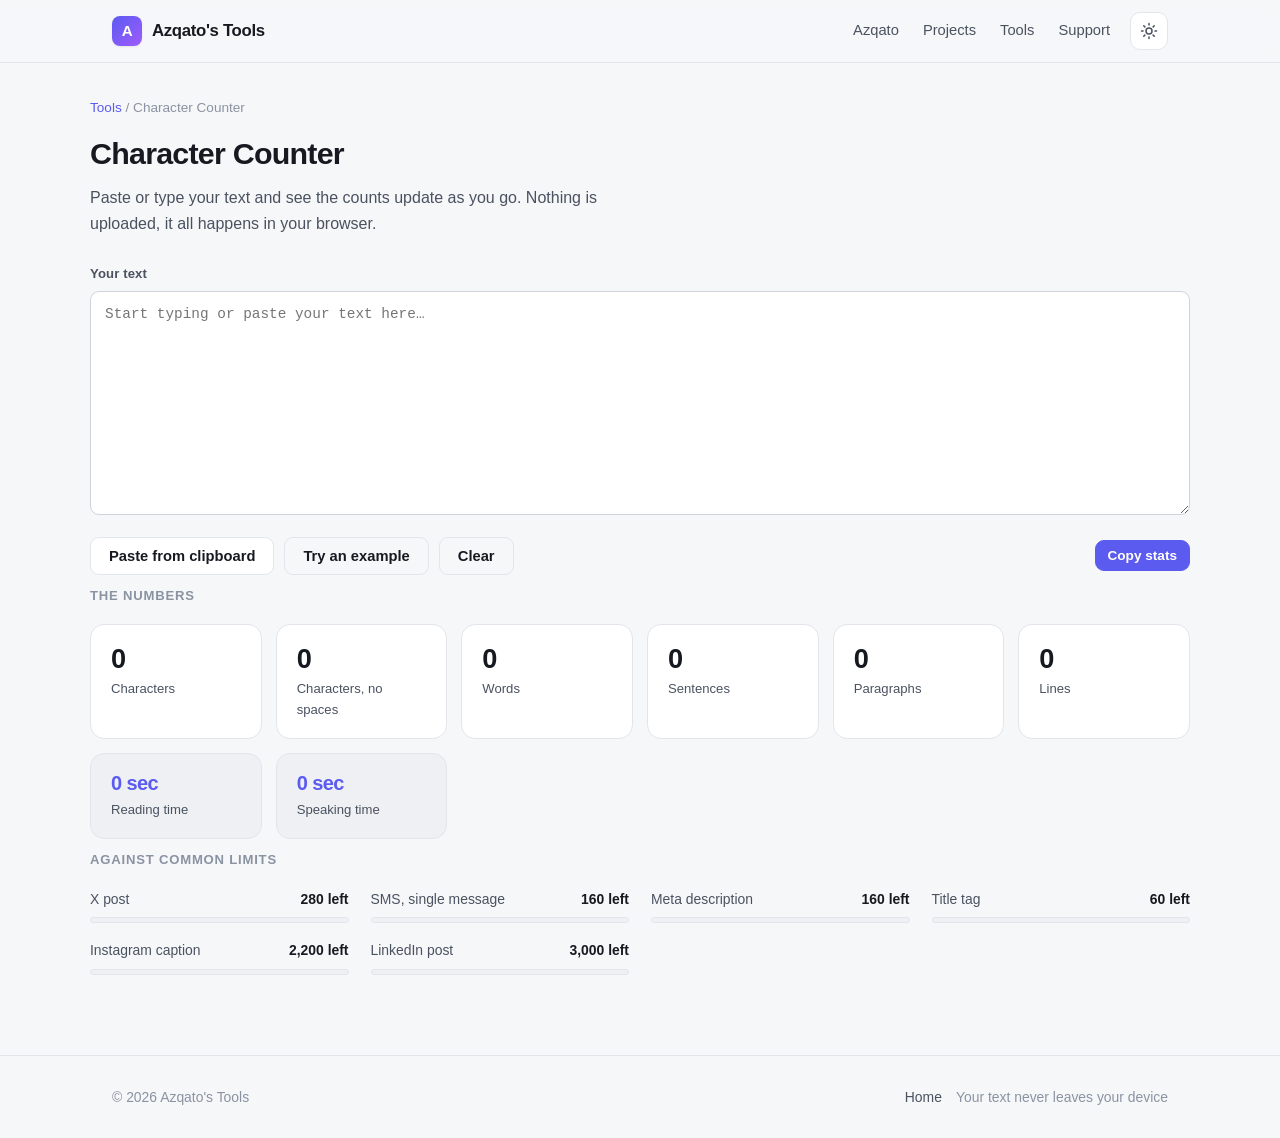
<file: character-counter.html>
<!DOCTYPE html>
<html lang="en" data-theme="light">
<head>
  <meta charset="UTF-8" />
  <meta name="viewport" content="width=device-width, initial-scale=1.0" />
  <title>Character Counter - Azqato's Tools</title>
  <meta name="description" content="Count characters, words, sentences and paragraphs as you type, and check your text against common platform limits. Runs entirely in your browser." />
  <link rel="icon" href="data:image/svg+xml,<svg xmlns='http://www.w3.org/2000/svg' viewBox='0 0 100 100'><rect width='100' height='100' rx='22' fill='%235b5bf0'/><text x='50' y='71' font-size='62' font-family='Arial' font-weight='bold' fill='white' text-anchor='middle'>A</text></svg>" />
  <link rel="stylesheet" href="css/style.css" />
  <script>
    /* Theme, applied before first paint.

       This is the one script in the project that runs in <head>, and it is a
       deliberate exception to the "all JS at the end of <body>" rule rather than
       an oversight. common.js cannot fix the flash: by the time a script at the
       end of <body> runs, the browser has already painted the hardcoded
       data-theme="light" on <html>, so a dark-theme user sees a white flash on
       every navigation. Reading localStorage here is the only place early enough.

       Kept deliberately tiny and dependency-free, because it blocks the parser.
       The try/catch is not decoration: reading localStorage throws outright in
       some privacy configurations, and an exception here would stop the parser
       before the stylesheet loads. */
    (function () {
      try {
        var t = localStorage.getItem("azqato-theme");
        if (!t && window.matchMedia &&
            window.matchMedia("(prefers-color-scheme: dark)").matches) {
          t = "dark";
        }
        if (t) document.documentElement.setAttribute("data-theme", t);
      } catch (e) { /* storage unavailable: the light default already applies */ }
      window.__themeReady = 1;
    })();
  </script>
</head>
<body>
  <a class="skip-link" href="#main">Skip to content</a>
  <header class="topbar">
    <div class="wrap">
      <a class="brand" href="index.html"><span class="logo">A</span>Azqato's&nbsp;Tools</a>
      <div class="spacer"></div>
      <a class="nav-link hide-sm" href="https://azqato.com/">Azqato</a>
      <a class="nav-link hide-sm" href="https://azqato.com/projects">Projects</a>
      <a class="nav-link hide-sm" href="https://azqato.github.io/tools/">Tools</a>
      <a class="nav-link hide-sm" href="https://azqato.github.io/support.html">Support</a>
      <button class="icon-btn nav-toggle" id="nav-toggle" aria-label="Menu"
              aria-expanded="false" aria-controls="nav-menu">
        <svg class="bars" viewBox="0 0 24 24" fill="none" stroke="currentColor" stroke-width="2" stroke-linecap="round"><path d="M4 7h16M4 12h16M4 17h16"/></svg>
        <svg class="x" viewBox="0 0 24 24" fill="none" stroke="currentColor" stroke-width="2" stroke-linecap="round"><path d="M6 6l12 12M18 6 6 18"/></svg>
      </button>
      <button class="icon-btn" data-theme-toggle aria-label="Toggle theme">
        <svg class="sun" viewBox="0 0 24 24" fill="none" stroke="currentColor" stroke-width="2" stroke-linecap="round"><circle cx="12" cy="12" r="4"/><path d="M12 2v2M12 20v2M2 12h2M20 12h2M5 5l1.5 1.5M17.5 17.5L19 19M19 5l-1.5 1.5M6.5 17.5L5 19"/></svg>
        <svg class="moon" viewBox="0 0 24 24" fill="none" stroke="currentColor" stroke-width="2" stroke-linecap="round" stroke-linejoin="round"><path d="M21 12.8A9 9 0 1 1 11.2 3a7 7 0 0 0 9.8 9.8z"/></svg>
      </button>
    </div>
      <nav class="nav-menu" id="nav-menu" aria-label="Site" hidden>
        <a href="https://azqato.com/">Azqato</a>
        <a href="https://azqato.com/projects">Projects</a>
        <a href="https://azqato.github.io/tools/">Tools</a>
        <a href="https://azqato.github.io/support.html">Support</a>
      </nav>
  </header>

  <main id="main" class="page wrap">
    <div class="page-head">
      <div class="crumb"><a href="index.html">Tools</a> / Character Counter</div>
      <h1>Character Counter</h1>
      <p>Paste or type your text and see the counts update as you go. Nothing is uploaded, it all happens in your browser.</p>
    </div>

    <label class="lbl" for="cc-input">Your text</label>
    <textarea id="cc-input" class="field" rows="9" spellcheck="false"
      placeholder="Start typing or paste your text here…"></textarea>

    <div class="cc-actions">
      <button class="btn" id="cc-paste">Paste from clipboard</button>
      <button class="btn ghost" id="cc-sample">Try an example</button>
      <button class="btn ghost" id="cc-clear">Clear</button>
      <div class="spacer"></div>
      <button class="btn sm primary" id="cc-copy">Copy stats</button>
    </div>

    <h2 class="section-label">The numbers</h2>
    <div class="cc-grid" id="cc-grid"></div>
    <p class="cc-note" id="cc-note"></p>

    <h2 class="section-label">Against common limits</h2>
    <div class="cc-limits" id="cc-limits"></div>
  </main>

  <footer class="footer">
    <div class="wrap">
      <span>© <span class="year"></span> Azqato's Tools</span>
      <div class="spacer"></div>
      <a href="index.html">Home</a>
      <span style="color:var(--text-faint)">Your text never leaves your device</span>
    </div>
  </footer>

  <script src="js/common.js"></script>
  <script src="js/charactercounter.js"></script>
  <script>
    var input = document.getElementById("cc-input");
    var grid = document.getElementById("cc-grid");
    var note = document.getElementById("cc-note");
    var limitBox = document.getElementById("cc-limits");
    var STORE = "azqato-cc-draft";

    // Character limits measured against `characters` (UTF-16 code units),
    // which is what each platform actually enforces.
    var LIMITS = [
      { name: "X post", max: 280 },
      { name: "SMS, single message", max: 160 },
      { name: "Meta description", max: 160 },
      { name: "Title tag", max: 60 },
      { name: "Instagram caption", max: 2200 },
      { name: "LinkedIn post", max: 3000 }
    ];

    var SAMPLE = [
      "The best tools disappear while you use them.",
      "",
      "You open the tab, do the one thing you came to do, and close it again.",
      "No account, no cookie banner, no upload. The work happens on your own",
      "machine and stops there. That is the whole idea behind every tool here,",
      "and it is why none of them need a server to be useful.",
      "",
      "Try editing this text and watch every number update as you type."
    ].join("\n");

    var STATS = [
      { key: "characters", label: "Characters" },
      { key: "charactersNoSpaces", label: "Characters, no spaces" },
      { key: "words", label: "Words" },
      { key: "sentences", label: "Sentences" },
      { key: "paragraphs", label: "Paragraphs" },
      { key: "lines", label: "Lines" }
    ];

    var current = null;

    function fmt(n) { return n.toLocaleString(); }

    function renderStats(s) {
      grid.innerHTML = "";
      STATS.forEach(function (stat) {
        var cell = document.createElement("div");
        cell.className = "cc-stat";
        var num = document.createElement("div");
        num.className = "n";
        num.textContent = fmt(s[stat.key]);
        var lab = document.createElement("div");
        lab.className = "l";
        lab.textContent = stat.label;
        cell.appendChild(num);
        cell.appendChild(lab);
        grid.appendChild(cell);
      });

      [["Reading time", s.readingSeconds], ["Speaking time", s.speakingSeconds]]
        .forEach(function (pair) {
          var cell = document.createElement("div");
          cell.className = "cc-stat time";
          var num = document.createElement("div");
          num.className = "n";
          num.textContent = formatDuration(pair[1]);
          var lab = document.createElement("div");
          lab.className = "l";
          lab.textContent = pair[0];
          cell.appendChild(num);
          cell.appendChild(lab);
          grid.appendChild(cell);
        });
    }

    function renderNote(s) {
      if (s.codePoints !== s.characters) {
        note.textContent = "This text contains characters that take two units each, " +
          "such as emoji. It is " + fmt(s.codePoints) + " characters to a reader but " +
          fmt(s.characters) + " to a platform counting the limit.";
        note.style.display = "block";
      } else {
        note.style.display = "none";
      }
    }

    function renderLimits(s) {
      limitBox.innerHTML = "";
      LIMITS.forEach(function (limit) {
        var used = s.characters;
        var over = used > limit.max;
        var pct = Math.min(100, limit.max === 0 ? 0 : used / limit.max * 100);

        var row = document.createElement("div");
        row.className = "cc-limit" + (over ? " over" : "");

        var head = document.createElement("div");
        head.className = "cc-limit-head";
        var name = document.createElement("span");
        name.textContent = limit.name;
        var count = document.createElement("span");
        count.className = "c";
        count.textContent = over
          ? fmt(used - limit.max) + " over"
          : fmt(limit.max - used) + " left";
        head.appendChild(name);
        head.appendChild(count);

        var bar = document.createElement("div");
        bar.className = "cc-bar";
        var fill = document.createElement("div");
        fill.className = "cc-fill";
        fill.style.width = pct + "%";
        bar.appendChild(fill);

        row.appendChild(head);
        row.appendChild(bar);
        limitBox.appendChild(row);
      });
    }

    /* Draft saving runs on every keystroke, so the failure toast has to be
       latched or a full quota would fire it on every key. It re-arms on the
       next successful save, so a user who frees up space is warned again if it
       fills a second time. */
    var saveWarned = false;

    function saveDraft(value) {
      try {
        localStorage.setItem(STORE, value);
        saveWarned = false;
      } catch (e) {
        if (!saveWarned) {
          saveWarned = true;
          toast("Couldn't save your draft, browser storage may be full");
        }
      }
    }

    function render() {
      current = countText(input.value);
      renderStats(current);
      renderNote(current);
      renderLimits(current);
      saveDraft(input.value);
    }

    input.addEventListener("input", render);

    // restore draft, or start empty
    var saved = localStorage.getItem(STORE);
    input.value = saved !== null ? saved : "";
    render();

    document.getElementById("cc-sample").onclick = function () {
      input.value = SAMPLE; render(); input.focus();
    };
    document.getElementById("cc-clear").onclick = function () {
      input.value = ""; render(); input.focus();
    };
    document.getElementById("cc-copy").onclick = function () {
      var s = current;
      var lines = STATS.map(function (stat) {
        return stat.label + ": " + fmt(s[stat.key]);
      });
      lines.push("Reading time: " + formatDuration(s.readingSeconds));
      lines.push("Speaking time: " + formatDuration(s.speakingSeconds));
      copyText(lines.join("\n"), "Stats copied to clipboard");
    };
    document.getElementById("cc-paste").onclick = function () {
      if (navigator.clipboard && navigator.clipboard.readText) {
        navigator.clipboard.readText().then(function (t) {
          input.value = t; render();
        }).catch(function () { toast("Couldn't read clipboard, paste manually"); });
      } else {
        toast("Clipboard not available, paste manually");
      }
    };

  </script>
</body>
</html>
</file>
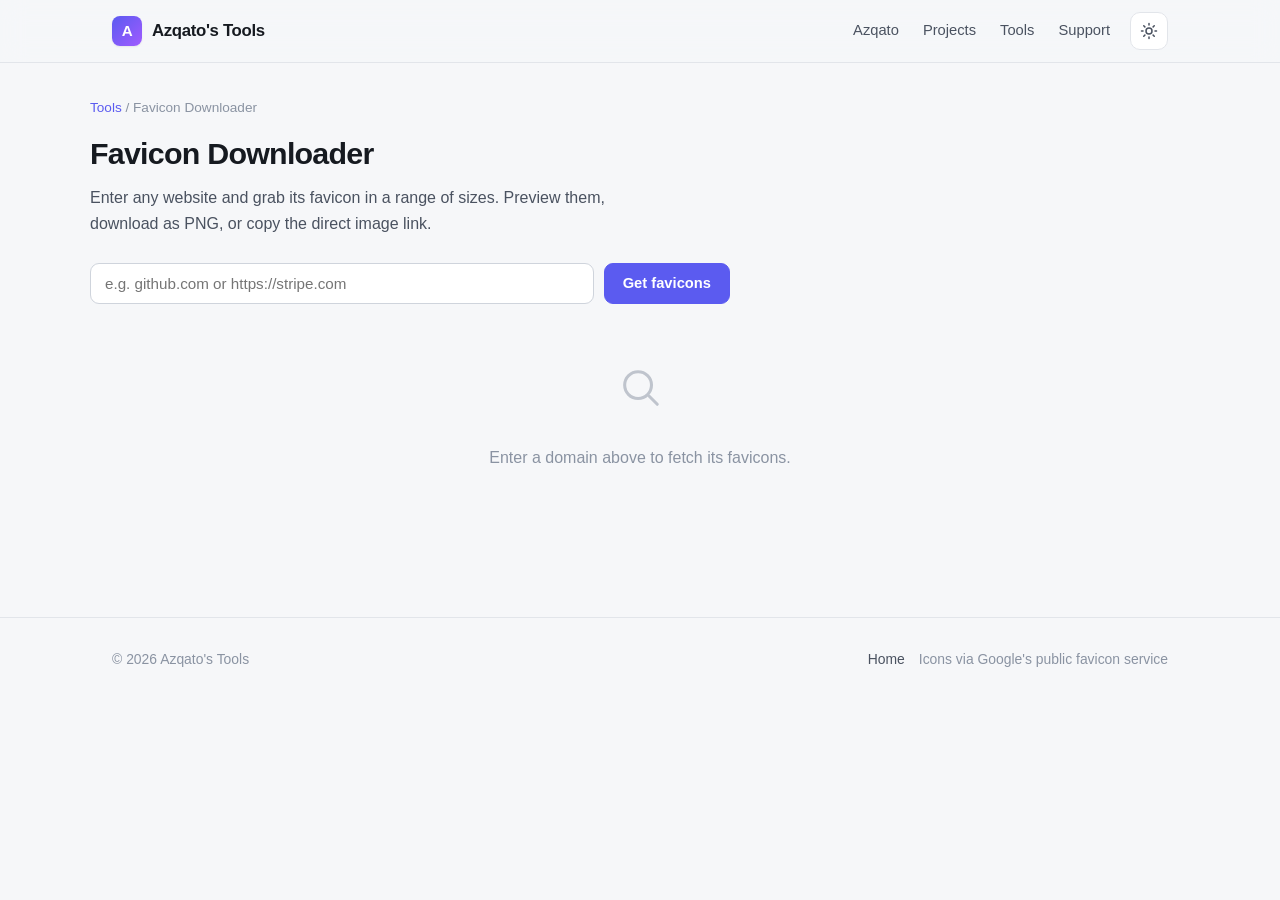
<file: favicon-downloader.html>
<!DOCTYPE html>
<html lang="en" data-theme="light">
<head>
  <meta charset="UTF-8" />
  <meta name="viewport" content="width=device-width, initial-scale=1.0" />
  <title>Favicon Downloader - Azqato's Tools</title>
  <meta name="description" content="Download any website's favicon in multiple sizes, right from your browser." />
  <link rel="icon" href="data:image/svg+xml,<svg xmlns='http://www.w3.org/2000/svg' viewBox='0 0 100 100'><rect width='100' height='100' rx='22' fill='%235b5bf0'/><text x='50' y='71' font-size='62' font-family='Arial' font-weight='bold' fill='white' text-anchor='middle'>A</text></svg>" />
  <link rel="stylesheet" href="css/style.css" />
  <script>
    /* Theme, applied before first paint.

       This is the one script in the project that runs in <head>, and it is a
       deliberate exception to the "all JS at the end of <body>" rule rather than
       an oversight. common.js cannot fix the flash: by the time a script at the
       end of <body> runs, the browser has already painted the hardcoded
       data-theme="light" on <html>, so a dark-theme user sees a white flash on
       every navigation. Reading localStorage here is the only place early enough.

       Kept deliberately tiny and dependency-free, because it blocks the parser.
       The try/catch is not decoration: reading localStorage throws outright in
       some privacy configurations, and an exception here would stop the parser
       before the stylesheet loads. */
    (function () {
      try {
        var t = localStorage.getItem("azqato-theme");
        if (!t && window.matchMedia &&
            window.matchMedia("(prefers-color-scheme: dark)").matches) {
          t = "dark";
        }
        if (t) document.documentElement.setAttribute("data-theme", t);
      } catch (e) { /* storage unavailable: the light default already applies */ }
      window.__themeReady = 1;
    })();
  </script>
</head>
<body>
  <a class="skip-link" href="#main">Skip to content</a>
  <header class="topbar">
    <div class="wrap">
      <a class="brand" href="index.html"><span class="logo">A</span>Azqato's&nbsp;Tools</a>
      <div class="spacer"></div>
      <a class="nav-link hide-sm" href="https://azqato.com/">Azqato</a>
      <a class="nav-link hide-sm" href="https://azqato.com/projects">Projects</a>
      <a class="nav-link hide-sm" href="https://azqato.github.io/tools/">Tools</a>
      <a class="nav-link hide-sm" href="https://azqato.github.io/support.html">Support</a>
      <button class="icon-btn nav-toggle" id="nav-toggle" aria-label="Menu"
              aria-expanded="false" aria-controls="nav-menu">
        <svg class="bars" viewBox="0 0 24 24" fill="none" stroke="currentColor" stroke-width="2" stroke-linecap="round"><path d="M4 7h16M4 12h16M4 17h16"/></svg>
        <svg class="x" viewBox="0 0 24 24" fill="none" stroke="currentColor" stroke-width="2" stroke-linecap="round"><path d="M6 6l12 12M18 6 6 18"/></svg>
      </button>
      <button class="icon-btn" data-theme-toggle aria-label="Toggle theme">
        <svg class="sun" viewBox="0 0 24 24" fill="none" stroke="currentColor" stroke-width="2" stroke-linecap="round"><circle cx="12" cy="12" r="4"/><path d="M12 2v2M12 20v2M2 12h2M20 12h2M5 5l1.5 1.5M17.5 17.5L19 19M19 5l-1.5 1.5M6.5 17.5L5 19"/></svg>
        <svg class="moon" viewBox="0 0 24 24" fill="none" stroke="currentColor" stroke-width="2" stroke-linecap="round" stroke-linejoin="round"><path d="M21 12.8A9 9 0 1 1 11.2 3a7 7 0 0 0 9.8 9.8z"/></svg>
      </button>
    </div>
      <nav class="nav-menu" id="nav-menu" aria-label="Site" hidden>
        <a href="https://azqato.com/">Azqato</a>
        <a href="https://azqato.com/projects">Projects</a>
        <a href="https://azqato.github.io/tools/">Tools</a>
        <a href="https://azqato.github.io/support.html">Support</a>
      </nav>
  </header>

  <main id="main" class="page wrap">
    <div class="page-head">
      <div class="crumb"><a href="index.html">Tools</a> / Favicon Downloader</div>
      <h1>Favicon Downloader</h1>
      <p>Enter any website and grab its favicon in a range of sizes. Preview them, download as PNG, or copy the direct image link.</p>
    </div>

    <form id="fav-form" class="input-row" style="max-width:640px;">
      <label class="sr-only" for="fav-input">Website address</label>
      <input id="fav-input" class="field" type="text" autocomplete="off"
             placeholder="e.g. github.com or https://stripe.com" />
      <button class="btn primary" type="submit">Get favicons</button>
    </form>

    <div id="fav-results">
      <div class="empty">
        <svg viewBox="0 0 24 24" fill="none" stroke="currentColor" stroke-width="1.6" stroke-linecap="round" stroke-linejoin="round"><circle cx="11" cy="11" r="7"/><path d="m21 21-4.3-4.3"/></svg>
        <p>Enter a domain above to fetch its favicons.</p>
      </div>
    </div>
  </main>

  <footer class="footer">
    <div class="wrap">
      <span>© <span class="year"></span> Azqato's Tools</span>
      <div class="spacer"></div>
      <a href="index.html">Home</a>
      <span style="color:var(--text-faint)">Icons via Google's public favicon service</span>
    </div>
  </footer>

  <script src="js/common.js"></script>
  <script>
    var form = document.getElementById("fav-form");
    var input = document.getElementById("fav-input");
    var results = document.getElementById("fav-results");
    var SIZES = [16, 32, 48, 64, 128, 256];

    function normalizeDomain(raw) {
      var v = raw.trim();
      if (!v) return null;
      // strip protocol & path, keep host
      v = v.replace(/^[a-z]+:\/\//i, "").replace(/\/.*$/, "").replace(/^www\./i, "");
      if (!/^[a-z0-9.-]+\.[a-z]{2,}$/i.test(v)) return null;
      return v.toLowerCase();
    }

    function faviconUrl(domain, size) {
      return "https://t3.gstatic.com/faviconV2?client=SOCIAL&type=FAVICON" +
             "&fallback_opts=TYPE,SIZE,URL&size=" + size +
             "&url=" + encodeURIComponent("https://" + domain);
    }

    function download(url, name) {
      fetch(url, { mode: "cors" })
        .then(function (r) { if (!r.ok) throw new Error(); return r.blob(); })
        .then(function (blob) {
          var a = document.createElement("a");
          a.href = URL.createObjectURL(blob);
          a.download = name;
          a.click();
          URL.revokeObjectURL(a.href);
          toast("Downloaded " + name);
        })
        .catch(function () {
          window.open(url, "_blank", "noopener");
          toast("Opened in a new tab, right-click to save");
        });
    }

    function render(domain) {
      results.innerHTML = "";
      var grid = document.createElement("div");
      grid.className = "fav-grid";

      SIZES.forEach(function (size) {
        var url = faviconUrl(domain, size);
        var item = document.createElement("div");
        item.className = "fav-item";

        var thumb = document.createElement("div");
        thumb.className = "thumb";
        var img = document.createElement("img");
        img.src = url;
        img.alt = domain + " favicon " + size + "px";
        img.width = Math.min(size, 84);
        img.height = Math.min(size, 84);
        img.loading = "lazy";
        img.onerror = function () {
          thumb.innerHTML = '<span style="color:var(--text-faint);font-size:.8rem">n/a</span>';
        };
        thumb.appendChild(img);

        var name = domain.replace(/\./g, "_") + "_" + size + ".png";
        item.appendChild(thumb);
        item.insertAdjacentHTML("beforeend",
          '<div class="sz">' + size + " &times; " + size + "</div>" +
          '<div class="src">PNG</div>');

        var dl = document.createElement("button");
        dl.className = "btn sm primary";
        dl.style.width = "100%";
        dl.textContent = "Download";
        dl.onclick = function () { download(url, name); };
        item.appendChild(dl);

        var copy = document.createElement("button");
        copy.className = "btn sm ghost";
        copy.style.cssText = "width:100%;margin-top:6px;";
        copy.textContent = "Copy link";
        copy.onclick = function () { copyText(url, "Image link copied"); };
        item.appendChild(copy);

        grid.appendChild(item);
      });

      var head = document.createElement("h2");
      head.className = "section-label";
      head.style.marginTop = "10px";
      head.innerHTML = "Favicons for <span style='color:var(--accent)'>" + domain + "</span>";
      results.appendChild(head);
      results.appendChild(grid);
    }

    form.addEventListener("submit", function (e) {
      e.preventDefault();
      var domain = normalizeDomain(input.value);
      if (!domain) {
        toast("Please enter a valid domain, e.g. example.com");
        return;
      }
      render(domain);
    });

  </script>
</body>
</html>
</file>
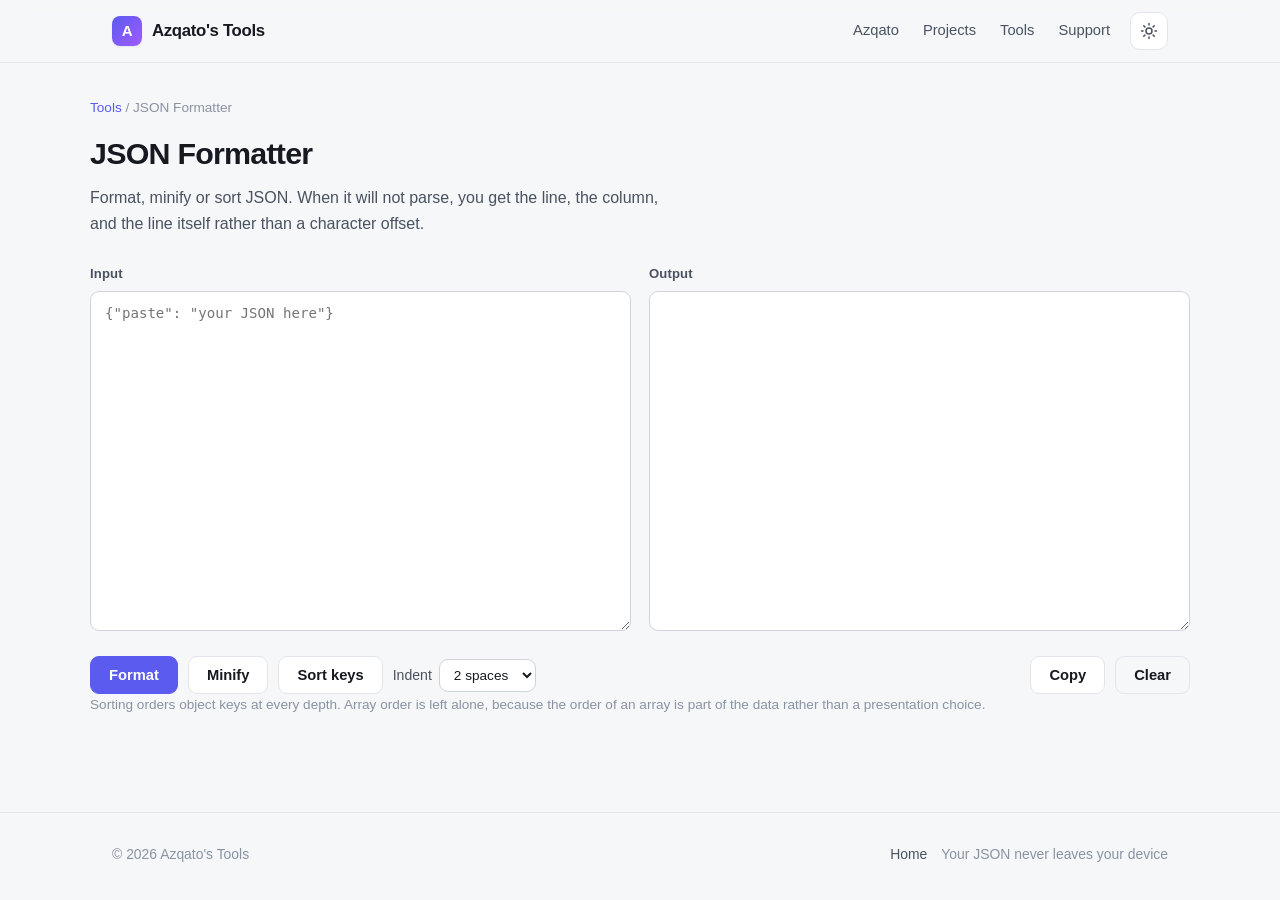
<file: json-formatter.html>
<!DOCTYPE html>
<html lang="en" data-theme="light">
<head>
  <meta charset="UTF-8" />
  <meta name="viewport" content="width=device-width, initial-scale=1.0" />
  <title>JSON Formatter - Azqato's Tools</title>
  <meta name="description" content="Format, minify and sort JSON, with parse errors reported by line and column. Runs entirely in your browser." />
  <link rel="icon" href="data:image/svg+xml,<svg xmlns='http://www.w3.org/2000/svg' viewBox='0 0 100 100'><rect width='100' height='100' rx='22' fill='%235b5bf0'/><text x='50' y='71' font-size='62' font-family='Arial' font-weight='bold' fill='white' text-anchor='middle'>A</text></svg>" />
  <link rel="stylesheet" href="css/style.css" />
  <script>
    /* Theme, applied before first paint.

       This is the one script in the project that runs in <head>, and it is a
       deliberate exception to the "all JS at the end of <body>" rule rather than
       an oversight. common.js cannot fix the flash: by the time a script at the
       end of <body> runs, the browser has already painted the hardcoded
       data-theme="light" on <html>, so a dark-theme user sees a white flash on
       every navigation. Reading localStorage here is the only place early enough.

       Kept deliberately tiny and dependency-free, because it blocks the parser.
       The try/catch is not decoration: reading localStorage throws outright in
       some privacy configurations, and an exception here would stop the parser
       before the stylesheet loads. */
    (function () {
      try {
        var t = localStorage.getItem("azqato-theme");
        if (!t && window.matchMedia &&
            window.matchMedia("(prefers-color-scheme: dark)").matches) {
          t = "dark";
        }
        if (t) document.documentElement.setAttribute("data-theme", t);
      } catch (e) { /* storage unavailable: the light default already applies */ }
      window.__themeReady = 1;
    })();
  </script>
</head>
<body>
  <a class="skip-link" href="#main">Skip to content</a>
  <header class="topbar">
    <div class="wrap">
      <a class="brand" href="index.html"><span class="logo">A</span>Azqato's&nbsp;Tools</a>
      <div class="spacer"></div>
      <a class="nav-link hide-sm" href="https://azqato.com/">Azqato</a>
      <a class="nav-link hide-sm" href="https://azqato.com/projects">Projects</a>
      <a class="nav-link hide-sm" href="https://azqato.github.io/tools/">Tools</a>
      <a class="nav-link hide-sm" href="https://azqato.github.io/support.html">Support</a>
      <button class="icon-btn nav-toggle" id="nav-toggle" aria-label="Menu"
              aria-expanded="false" aria-controls="nav-menu">
        <svg class="bars" viewBox="0 0 24 24" fill="none" stroke="currentColor" stroke-width="2" stroke-linecap="round"><path d="M4 7h16M4 12h16M4 17h16"/></svg>
        <svg class="x" viewBox="0 0 24 24" fill="none" stroke="currentColor" stroke-width="2" stroke-linecap="round"><path d="M6 6l12 12M18 6 6 18"/></svg>
      </button>
      <button class="icon-btn" data-theme-toggle aria-label="Toggle theme">
        <svg class="sun" viewBox="0 0 24 24" fill="none" stroke="currentColor" stroke-width="2" stroke-linecap="round"><circle cx="12" cy="12" r="4"/><path d="M12 2v2M12 20v2M2 12h2M20 12h2M5 5l1.5 1.5M17.5 17.5L19 19M19 5l-1.5 1.5M6.5 17.5L5 19"/></svg>
        <svg class="moon" viewBox="0 0 24 24" fill="none" stroke="currentColor" stroke-width="2" stroke-linecap="round" stroke-linejoin="round"><path d="M21 12.8A9 9 0 1 1 11.2 3a7 7 0 0 0 9.8 9.8z"/></svg>
      </button>
    </div>
    <nav class="nav-menu" id="nav-menu" aria-label="Site" hidden>
      <a href="https://azqato.com/">Azqato</a>
      <a href="https://azqato.com/projects">Projects</a>
      <a href="https://azqato.github.io/tools/">Tools</a>
      <a href="https://azqato.github.io/support.html">Support</a>
    </nav>
  </header>

  <main id="main" class="page wrap">
    <div class="page-head">
      <div class="crumb"><a href="index.html">Tools</a> / JSON Formatter</div>
      <h1>JSON Formatter</h1>
      <p>Format, minify or sort JSON. When it will not parse, you get the line, the column, and the line itself rather than a character offset.</p>
    </div>

    <div class="jf-panes">
      <div class="jf-pane">
        <label class="lbl" for="jf-input">Input</label>
        <textarea id="jf-input" class="field" spellcheck="false"
                  placeholder='{"paste": "your JSON here"}'></textarea>
      </div>
      <div class="jf-pane">
        <p class="lbl" id="jf-output-label">Output</p>
        <textarea id="jf-output" class="field" spellcheck="false" readonly
                  aria-labelledby="jf-output-label"></textarea>
      </div>
    </div>

    <div class="jf-error" id="jf-error" role="alert" hidden>
      <p class="jf-error-msg" id="jf-error-msg"></p>
      <pre class="jf-error-line" id="jf-error-line"></pre>
    </div>

    <p class="stat-line" id="jf-stats"></p>

    <div class="jf-actions">
      <button class="btn primary" id="jf-format">Format</button>
      <button class="btn" id="jf-minify">Minify</button>
      <button class="btn" id="jf-sort">Sort keys</button>
      <span class="b64-opt">
        <label for="jf-indent">Indent</label>
        <select id="jf-indent" class="field jf-indent">
          <option value="2" selected>2 spaces</option>
          <option value="4">4 spaces</option>
          <option value="0">None</option>
        </select>
      </span>
      <div class="spacer"></div>
      <button class="btn" id="jf-copy">Copy</button>
      <button class="btn ghost" id="jf-clear">Clear</button>
    </div>

    <p class="ws-note">Sorting orders object keys at every depth. Array order is left
      alone, because the order of an array is part of the data rather than a
      presentation choice.</p>

  </main>

  <footer class="footer">
    <div class="wrap">
      <span>© <span class="year"></span> Azqato's Tools</span>
      <div class="spacer"></div>
      <a href="index.html">Home</a>
      <span style="color:var(--text-faint)">Your JSON never leaves your device</span>
    </div>
  </footer>

  <script src="js/common.js"></script>
  <script src="js/jsonformatter.js"></script>
  <script>
    var inp = document.getElementById("jf-input");
    var out = document.getElementById("jf-output");
    var errBox = document.getElementById("jf-error");
    var errMsg = document.getElementById("jf-error-msg");
    var errLine = document.getElementById("jf-error-line");
    var statsEl = document.getElementById("jf-stats");
    var indentEl = document.getElementById("jf-indent");

    function indent() { return parseInt(indentEl.value, 10); }

    function showError(res) {
      out.value = "";
      statsEl.textContent = "";
      var where = "";
      if (res.at) where = " (line " + res.at.line + ", column " + res.at.column + ")";
      errMsg.textContent = res.message + where;
      // A caret under the offending column is the part a user can act on. The
      // line is shown untrimmed so the caret lines up with the real column.
      if (res.at && res.at.text) {
        errLine.textContent = res.at.text + "\n" +
          new Array(res.at.column).join(" ") + "^";
        errLine.hidden = false;
      } else {
        errLine.hidden = true;
      }
      errBox.hidden = false;
    }

    function showOk(text, value) {
      out.value = text;
      errBox.hidden = true;
      var s = jsonFormatter.stats(value);
      statsEl.innerHTML = "<b>" + s.objects + "</b> objects, <b>" + s.arrays +
        "</b> arrays, <b>" + s.keys + "</b> keys, <b>" + s.values +
        "</b> values, <b>" + s.depth + "</b> levels deep";
    }

    function apply(fn) {
      if (!inp.value.trim()) { toast("Nothing to parse yet"); return; }
      var res = fn(inp.value, indent());
      if (!res.ok) { showError(res); return; }
      showOk(res.out, jsonFormatter.check(inp.value).value);
    }

    document.getElementById("jf-format").addEventListener("click", function () {
      apply(jsonFormatter.format);
    });
    document.getElementById("jf-minify").addEventListener("click", function () {
      apply(function (t) { return jsonFormatter.minify(t); });
    });
    document.getElementById("jf-sort").addEventListener("click", function () {
      apply(jsonFormatter.sorted);
    });

    document.getElementById("jf-copy").addEventListener("click", function () {
      if (out.value) copyText(out.value, "JSON copied");
      else toast("Nothing to copy yet");
    });

    document.getElementById("jf-clear").addEventListener("click", function () {
      inp.value = "";
      out.value = "";
      errBox.hidden = true;
      statsEl.textContent = "";
      inp.focus();
    });

    // Ctrl+Enter formats, matching the Link Cleaner's shortcut.
    inp.addEventListener("keydown", function (e) {
      if ((e.ctrlKey || e.metaKey) && e.key === "Enter") {
        e.preventDefault();
        apply(jsonFormatter.format);
      }
    });
  </script>
</body>
</html>
</file>
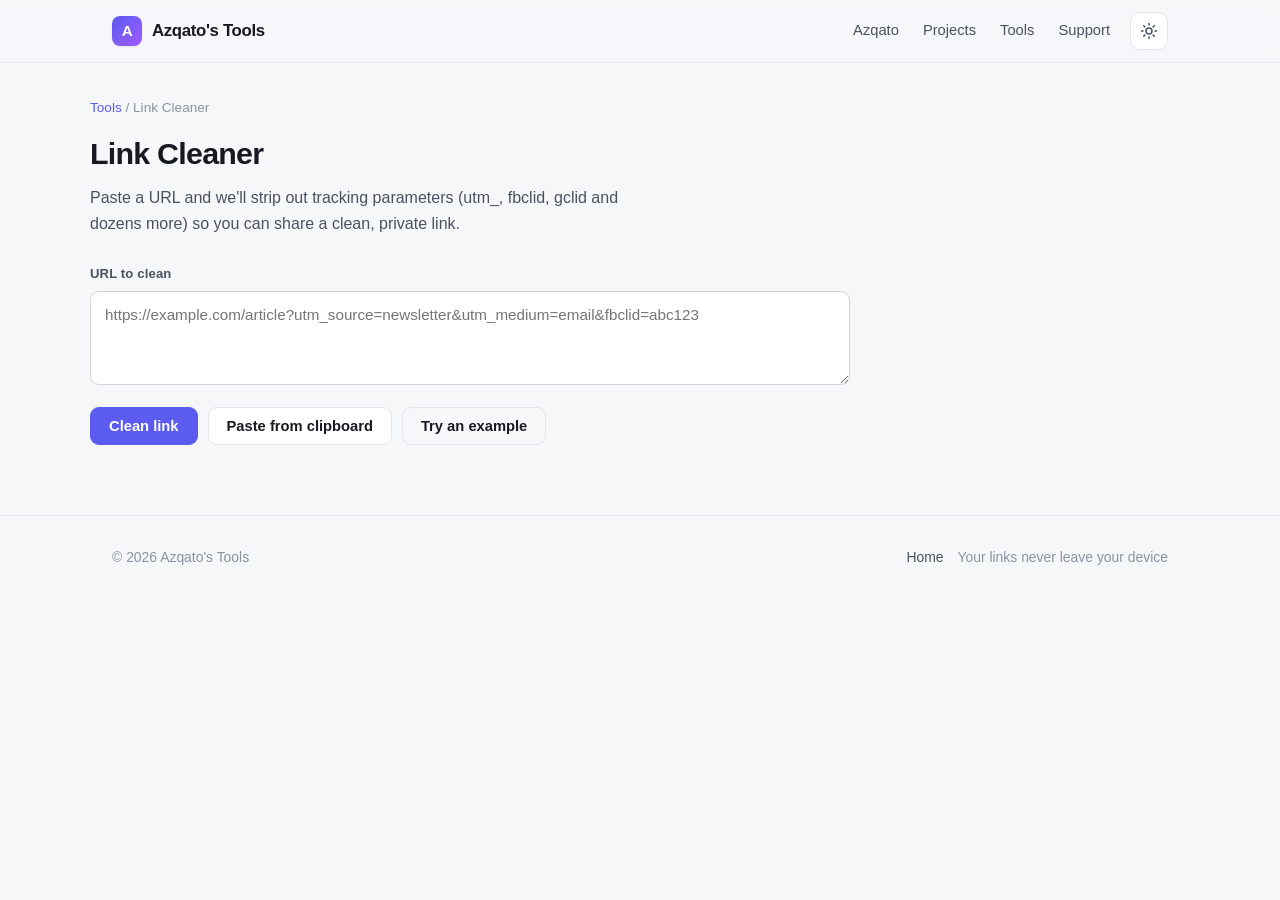
<file: link-cleaner.html>
<!DOCTYPE html>
<html lang="en" data-theme="light">
<head>
  <meta charset="UTF-8" />
  <meta name="viewport" content="width=device-width, initial-scale=1.0" />
  <title>Link Cleaner - Azqato's Tools</title>
  <meta name="description" content="Remove tracking parameters like utm_, fbclid and gclid from any URL, entirely in your browser." />
  <link rel="icon" href="data:image/svg+xml,<svg xmlns='http://www.w3.org/2000/svg' viewBox='0 0 100 100'><rect width='100' height='100' rx='22' fill='%235b5bf0'/><text x='50' y='71' font-size='62' font-family='Arial' font-weight='bold' fill='white' text-anchor='middle'>A</text></svg>" />
  <link rel="stylesheet" href="css/style.css" />
  <script>
    /* Theme, applied before first paint.

       This is the one script in the project that runs in <head>, and it is a
       deliberate exception to the "all JS at the end of <body>" rule rather than
       an oversight. common.js cannot fix the flash: by the time a script at the
       end of <body> runs, the browser has already painted the hardcoded
       data-theme="light" on <html>, so a dark-theme user sees a white flash on
       every navigation. Reading localStorage here is the only place early enough.

       Kept deliberately tiny and dependency-free, because it blocks the parser.
       The try/catch is not decoration: reading localStorage throws outright in
       some privacy configurations, and an exception here would stop the parser
       before the stylesheet loads. */
    (function () {
      try {
        var t = localStorage.getItem("azqato-theme");
        if (!t && window.matchMedia &&
            window.matchMedia("(prefers-color-scheme: dark)").matches) {
          t = "dark";
        }
        if (t) document.documentElement.setAttribute("data-theme", t);
      } catch (e) { /* storage unavailable: the light default already applies */ }
      window.__themeReady = 1;
    })();
  </script>
</head>
<body>
  <a class="skip-link" href="#main">Skip to content</a>
  <header class="topbar">
    <div class="wrap">
      <a class="brand" href="index.html"><span class="logo">A</span>Azqato's&nbsp;Tools</a>
      <div class="spacer"></div>
      <a class="nav-link hide-sm" href="https://azqato.com/">Azqato</a>
      <a class="nav-link hide-sm" href="https://azqato.com/projects">Projects</a>
      <a class="nav-link hide-sm" href="https://azqato.github.io/tools/">Tools</a>
      <a class="nav-link hide-sm" href="https://azqato.github.io/support.html">Support</a>
      <button class="icon-btn nav-toggle" id="nav-toggle" aria-label="Menu"
              aria-expanded="false" aria-controls="nav-menu">
        <svg class="bars" viewBox="0 0 24 24" fill="none" stroke="currentColor" stroke-width="2" stroke-linecap="round"><path d="M4 7h16M4 12h16M4 17h16"/></svg>
        <svg class="x" viewBox="0 0 24 24" fill="none" stroke="currentColor" stroke-width="2" stroke-linecap="round"><path d="M6 6l12 12M18 6 6 18"/></svg>
      </button>
      <button class="icon-btn" data-theme-toggle aria-label="Toggle theme">
        <svg class="sun" viewBox="0 0 24 24" fill="none" stroke="currentColor" stroke-width="2" stroke-linecap="round"><circle cx="12" cy="12" r="4"/><path d="M12 2v2M12 20v2M2 12h2M20 12h2M5 5l1.5 1.5M17.5 17.5L19 19M19 5l-1.5 1.5M6.5 17.5L5 19"/></svg>
        <svg class="moon" viewBox="0 0 24 24" fill="none" stroke="currentColor" stroke-width="2" stroke-linecap="round" stroke-linejoin="round"><path d="M21 12.8A9 9 0 1 1 11.2 3a7 7 0 0 0 9.8 9.8z"/></svg>
      </button>
    </div>
      <nav class="nav-menu" id="nav-menu" aria-label="Site" hidden>
        <a href="https://azqato.com/">Azqato</a>
        <a href="https://azqato.com/projects">Projects</a>
        <a href="https://azqato.github.io/tools/">Tools</a>
        <a href="https://azqato.github.io/support.html">Support</a>
      </nav>
  </header>

  <main id="main" class="page wrap">
    <div class="page-head">
      <div class="crumb"><a href="index.html">Tools</a> / Link Cleaner</div>
      <h1>Link Cleaner</h1>
      <p>Paste a URL and we'll strip out tracking parameters (utm_, fbclid, gclid and dozens more) so you can share a clean, private link.</p>
    </div>

    <div style="max-width:760px;">
      <label class="lbl" for="lc-input">URL to clean</label>
      <textarea id="lc-input" class="field" rows="3" spellcheck="false"
        placeholder="https://example.com/article?utm_source=newsletter&utm_medium=email&fbclid=abc123"></textarea>

      <div style="display:flex;gap:10px;margin-top:14px;flex-wrap:wrap;">
        <button class="btn primary" id="lc-clean">Clean link</button>
        <button class="btn" id="lc-paste">Paste from clipboard</button>
        <button class="btn ghost" id="lc-sample">Try an example</button>
      </div>

      <div class="lc-result" id="lc-result">
        <p class="lbl" style="margin-top:22px;">Cleaned URL</p>
        <div class="lc-out" id="lc-out"></div>
        <div style="display:flex;gap:10px;margin-top:12px;flex-wrap:wrap;">
          <button class="btn sm primary" id="lc-copy">Copy clean link</button>
          <button class="btn sm" id="lc-open">Open link</button>
        </div>
        <div class="stat-line" id="lc-stat"></div>
        <div class="lc-removed" id="lc-removed"></div>
      </div>
    </div>
  </main>

  <footer class="footer">
    <div class="wrap">
      <span>© <span class="year"></span> Azqato's Tools</span>
      <div class="spacer"></div>
      <a href="index.html">Home</a>
      <span style="color:var(--text-faint)">Your links never leave your device</span>
    </div>
  </footer>

  <script src="js/common.js"></script>
  <script src="js/linkcleaner.js"></script>
  <script>
    var input = document.getElementById("lc-input");
    var resultBox = document.getElementById("lc-result");
    var out = document.getElementById("lc-out");
    var stat = document.getElementById("lc-stat");
    var removedBox = document.getElementById("lc-removed");
    var current = "";

    var EXAMPLE = "https://shop.example.com/products/widget?utm_source=facebook&utm_medium=cpc&utm_campaign=summer&fbclid=IwAR2x9&gclid=Cj0kxyz&color=blue&size=l&ref_src=twsrc";

    function run() {
      var res = cleanUrl(input.value);
      if (!res || !res.valid) {
        resultBox.classList.remove("show");
        if (input.value.trim()) toast("That doesn't look like a valid URL");
        return;
      }
      current = res.clean;
      out.textContent = res.clean;

      var n = res.removed.length;
      stat.innerHTML = n
        ? "Removed <b>" + n + "</b> tracking parameter" + (n === 1 ? "" : "s") +
          ", kept <b>" + res.kept.length + "</b>."
        : "This link was already clean, nothing to remove. ";

      removedBox.innerHTML = "";
      res.removed.forEach(function (r) {
        var chip = document.createElement("span");
        chip.className = "chip";
        chip.textContent = r.key;
        chip.title = r.key + " = " + r.value;
        removedBox.appendChild(chip);
      });
      res.kept.forEach(function (k) {
        var chip = document.createElement("span");
        chip.className = "chip kept";
        chip.textContent = k + " (kept)";
        removedBox.appendChild(chip);
      });

      resultBox.classList.add("show");
    }

    document.getElementById("lc-clean").onclick = run;
    input.addEventListener("keydown", function (e) {
      if ((e.ctrlKey || e.metaKey) && e.key === "Enter") run();
    });

    document.getElementById("lc-copy").onclick = function () {
      copyText(current, "Clean link copied");
    };
    document.getElementById("lc-open").onclick = function () {
      if (current) window.open(current, "_blank", "noopener");
    };
    document.getElementById("lc-sample").onclick = function () {
      input.value = EXAMPLE; run();
    };
    document.getElementById("lc-paste").onclick = function () {
      if (navigator.clipboard && navigator.clipboard.readText) {
        navigator.clipboard.readText().then(function (t) {
          input.value = t; run();
        }).catch(function () { toast("Couldn't read clipboard, paste manually"); });
      } else {
        toast("Clipboard not available, paste manually");
      }
    };

  </script>
</body>
</html>
</file>
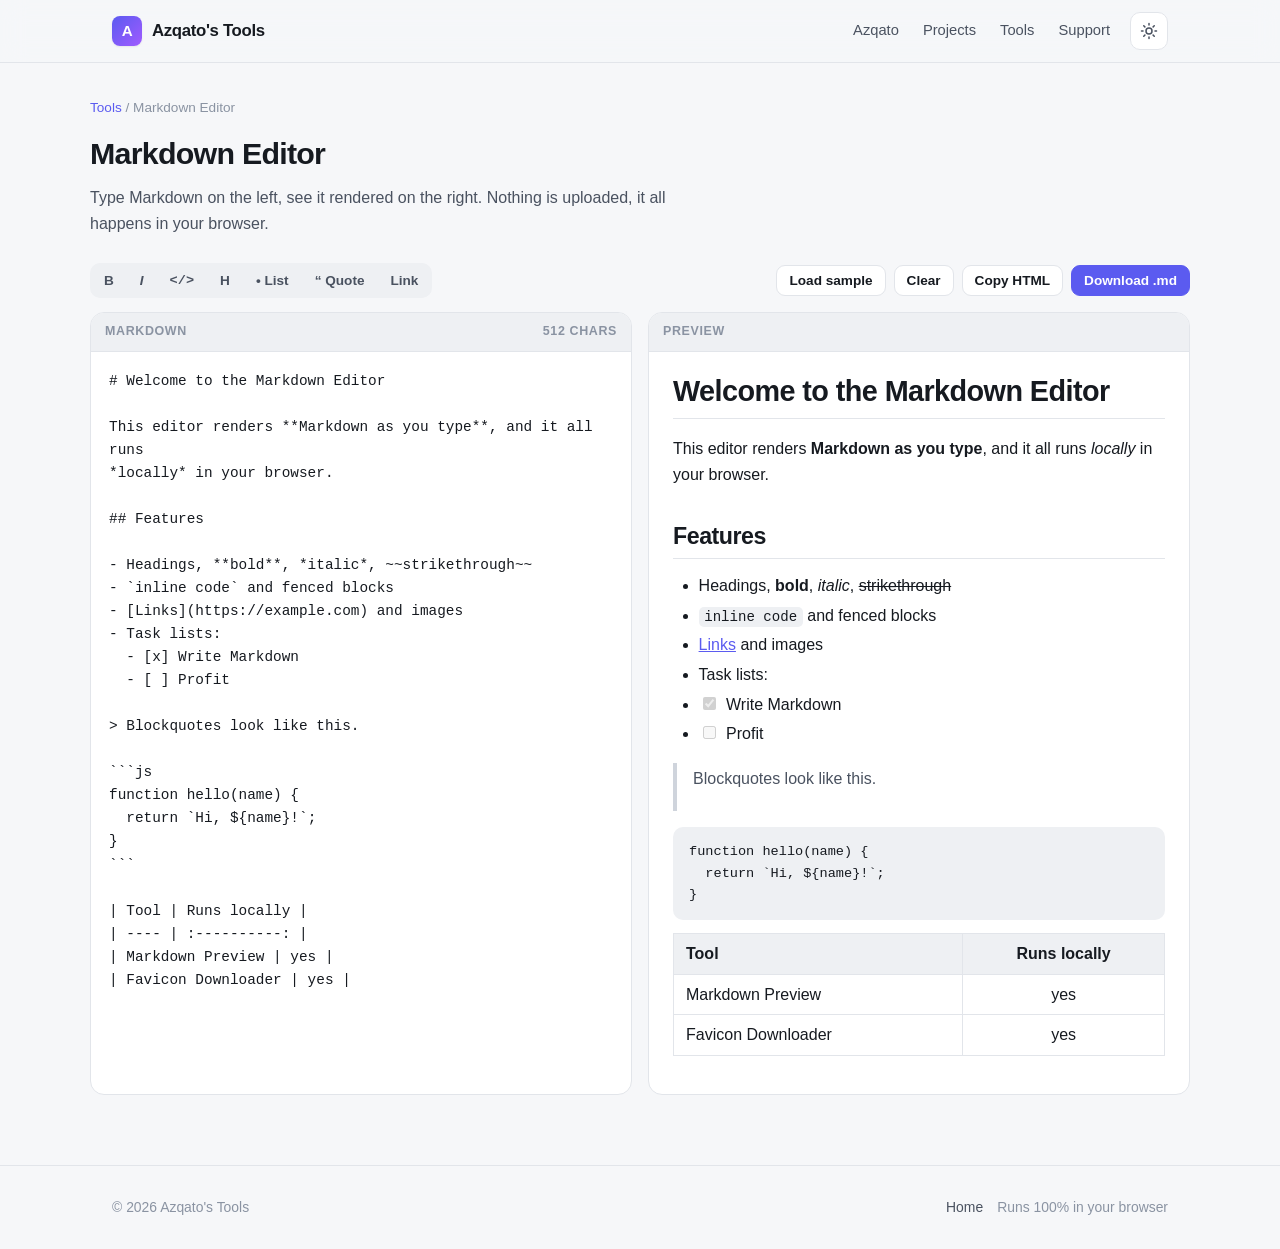
<file: markdown-preview.html>
<!DOCTYPE html>
<html lang="en" data-theme="light">
<head>
  <meta charset="UTF-8" />
  <meta name="viewport" content="width=device-width, initial-scale=1.0" />
  <title>Markdown Editor - Azqato's Tools</title>
  <meta name="description" content="Write Markdown and preview the rendered HTML instantly, entirely in your browser." />
  <link rel="icon" href="data:image/svg+xml,<svg xmlns='http://www.w3.org/2000/svg' viewBox='0 0 100 100'><rect width='100' height='100' rx='22' fill='%235b5bf0'/><text x='50' y='71' font-size='62' font-family='Arial' font-weight='bold' fill='white' text-anchor='middle'>A</text></svg>" />
  <link rel="stylesheet" href="css/style.css" />
  <script>
    /* Theme, applied before first paint.

       This is the one script in the project that runs in <head>, and it is a
       deliberate exception to the "all JS at the end of <body>" rule rather than
       an oversight. common.js cannot fix the flash: by the time a script at the
       end of <body> runs, the browser has already painted the hardcoded
       data-theme="light" on <html>, so a dark-theme user sees a white flash on
       every navigation. Reading localStorage here is the only place early enough.

       Kept deliberately tiny and dependency-free, because it blocks the parser.
       The try/catch is not decoration: reading localStorage throws outright in
       some privacy configurations, and an exception here would stop the parser
       before the stylesheet loads. */
    (function () {
      try {
        var t = localStorage.getItem("azqato-theme");
        if (!t && window.matchMedia &&
            window.matchMedia("(prefers-color-scheme: dark)").matches) {
          t = "dark";
        }
        if (t) document.documentElement.setAttribute("data-theme", t);
      } catch (e) { /* storage unavailable: the light default already applies */ }
      window.__themeReady = 1;
    })();
  </script>
</head>
<body>
  <a class="skip-link" href="#main">Skip to content</a>
  <header class="topbar">
    <div class="wrap">
      <a class="brand" href="index.html"><span class="logo">A</span>Azqato's&nbsp;Tools</a>
      <div class="spacer"></div>
      <a class="nav-link hide-sm" href="https://azqato.com/">Azqato</a>
      <a class="nav-link hide-sm" href="https://azqato.com/projects">Projects</a>
      <a class="nav-link hide-sm" href="https://azqato.github.io/tools/">Tools</a>
      <a class="nav-link hide-sm" href="https://azqato.github.io/support.html">Support</a>
      <button class="icon-btn nav-toggle" id="nav-toggle" aria-label="Menu"
              aria-expanded="false" aria-controls="nav-menu">
        <svg class="bars" viewBox="0 0 24 24" fill="none" stroke="currentColor" stroke-width="2" stroke-linecap="round"><path d="M4 7h16M4 12h16M4 17h16"/></svg>
        <svg class="x" viewBox="0 0 24 24" fill="none" stroke="currentColor" stroke-width="2" stroke-linecap="round"><path d="M6 6l12 12M18 6 6 18"/></svg>
      </button>
      <button class="icon-btn" data-theme-toggle aria-label="Toggle theme">
        <svg class="sun" viewBox="0 0 24 24" fill="none" stroke="currentColor" stroke-width="2" stroke-linecap="round"><circle cx="12" cy="12" r="4"/><path d="M12 2v2M12 20v2M2 12h2M20 12h2M5 5l1.5 1.5M17.5 17.5L19 19M19 5l-1.5 1.5M6.5 17.5L5 19"/></svg>
        <svg class="moon" viewBox="0 0 24 24" fill="none" stroke="currentColor" stroke-width="2" stroke-linecap="round" stroke-linejoin="round"><path d="M21 12.8A9 9 0 1 1 11.2 3a7 7 0 0 0 9.8 9.8z"/></svg>
      </button>
    </div>
      <nav class="nav-menu" id="nav-menu" aria-label="Site" hidden>
        <a href="https://azqato.com/">Azqato</a>
        <a href="https://azqato.com/projects">Projects</a>
        <a href="https://azqato.github.io/tools/">Tools</a>
        <a href="https://azqato.github.io/support.html">Support</a>
      </nav>
  </header>

  <main id="main" class="page wrap">
    <div class="page-head">
      <div class="crumb"><a href="index.html">Tools</a> / Markdown Editor</div>
      <h1>Markdown Editor</h1>
      <p>Type Markdown on the left, see it rendered on the right. Nothing is uploaded, it all happens in your browser.</p>
    </div>

    <div class="md-toolbar">
      <div class="grp">
        <button class="md-tool" data-wrap="**" title="Bold">B</button>
        <button class="md-tool" data-wrap="*" title="Italic" style="font-style:italic">I</button>
        <button class="md-tool" data-wrap="`" title="Inline code" style="font-family:var(--mono)">&lt;/&gt;</button>
        <button class="md-tool" data-prefix="# " title="Heading">H</button>
        <button class="md-tool" data-prefix="- " title="List">&bull; List</button>
        <button class="md-tool" data-prefix="> " title="Quote">&ldquo; Quote</button>
        <button class="md-tool" data-link title="Link">Link</button>
      </div>
      <div class="spacer"></div>
      <button class="btn sm" id="btn-sample">Load sample</button>
      <button class="btn sm" id="btn-clear">Clear</button>
      <button class="btn sm" id="btn-copy-html">Copy HTML</button>
      <button class="btn sm primary" id="btn-download">Download .md</button>
    </div>

    <div class="md-split">
      <div class="md-pane">
        <div class="pane-head">
          <span>Markdown</span>
          <span id="md-count">0 chars</span>
        </div>
        <label class="sr-only" for="md-input">Markdown source</label>
        <textarea id="md-input" spellcheck="false" placeholder="# Start typing Markdown…"></textarea>
      </div>
      <div class="md-pane">
        <div class="pane-head"><span>Preview</span></div>
        <div class="md-preview" role="region" aria-label="Rendered preview"><div class="md-body" id="md-output"></div></div>
      </div>
    </div>
  </main>

  <footer class="footer">
    <div class="wrap">
      <span>© <span class="year"></span> Azqato's Tools</span>
      <div class="spacer"></div>
      <a href="index.html">Home</a>
      <span style="color:var(--text-faint)">Runs 100% in your browser</span>
    </div>
  </footer>

  <script src="js/common.js"></script>
  <script src="js/markdown.js"></script>
  <script>
    var input = document.getElementById("md-input");
    var output = document.getElementById("md-output");
    var count = document.getElementById("md-count");
    var STORE = "azqato-md-draft";

    var SAMPLE = [
      "# Welcome to the Markdown Editor",
      "",
      "This editor renders **Markdown as you type**, and it all runs",
      "*locally* in your browser.",
      "",
      "## Features",
      "",
      "- Headings, **bold**, *italic*, ~~strikethrough~~",
      "- `inline code` and fenced blocks",
      "- [Links](https://example.com) and images",
      "- Task lists:",
      "  - [x] Write Markdown",
      "  - [ ] Profit",
      "",
      "> Blockquotes look like this.",
      "",
      "```js",
      "function hello(name) {",
      "  return `Hi, ${name}!`;",
      "}",
      "```",
      "",
      "| Tool | Runs locally |",
      "| ---- | :----------: |",
      "| Markdown Preview | yes |",
      "| Favicon Downloader | yes |",
      ""
    ].join("\n");

    /* Draft saving runs on every keystroke, so the failure toast has to be
       latched or a full quota would fire it on every key. It re-arms on the
       next successful save, so a user who frees up space is warned again if it
       fills a second time. */
    var saveWarned = false;

    function saveDraft(value) {
      try {
        localStorage.setItem(STORE, value);
        saveWarned = false;
      } catch (e) {
        if (!saveWarned) {
          saveWarned = true;
          toast("Couldn't save your draft, browser storage may be full");
        }
      }
    }

    function render() {
      output.innerHTML = mdToHtml(input.value);
      count.textContent = input.value.length.toLocaleString() + " chars";
      saveDraft(input.value);
    }

    input.addEventListener("input", render);

    // restore draft or load sample on first visit
    var saved = localStorage.getItem(STORE);
    input.value = saved !== null ? saved : SAMPLE;
    render();

    document.getElementById("btn-sample").onclick = function () { input.value = SAMPLE; render(); };
    document.getElementById("btn-clear").onclick = function () { input.value = ""; render(); input.focus(); };
    document.getElementById("btn-copy-html").onclick = function () {
      copyText(mdToHtml(input.value), "HTML copied to clipboard");
    };
    document.getElementById("btn-download").onclick = function () {
      var blob = new Blob([input.value], { type: "text/markdown" });
      var a = document.createElement("a");
      a.href = URL.createObjectURL(blob);
      a.download = "document.md";
      a.click();
      URL.revokeObjectURL(a.href);
    };

    // toolbar formatting
    document.querySelectorAll(".md-tool").forEach(function (btn) {
      btn.addEventListener("click", function () {
        var s = input.selectionStart, e = input.selectionEnd;
        var val = input.value, sel = val.slice(s, e);
        var before = val.slice(0, s), after = val.slice(e);
        var newPos = e;
        if (btn.dataset.wrap) {
          var w = btn.dataset.wrap;
          input.value = before + w + (sel || "text") + w + after;
          newPos = s + w.length + (sel || "text").length + w.length;
        } else if (btn.dataset.prefix) {
          var atLineStart = s === 0 || val[s - 1] === "\n";
          var pad = atLineStart ? "" : "\n";
          input.value = before + pad + btn.dataset.prefix + (sel || "") + after;
          newPos = s + pad.length + btn.dataset.prefix.length + sel.length;
        } else if (btn.dataset.hasOwnProperty("link")) {
          var label = sel || "text";
          input.value = before + "[" + label + "](https://)" + after;
          newPos = s + label.length + 3;
        }
        input.focus();
        input.setSelectionRange(newPos, newPos);
        render();
      });
    });

  </script>
</body>
</html>
</file>
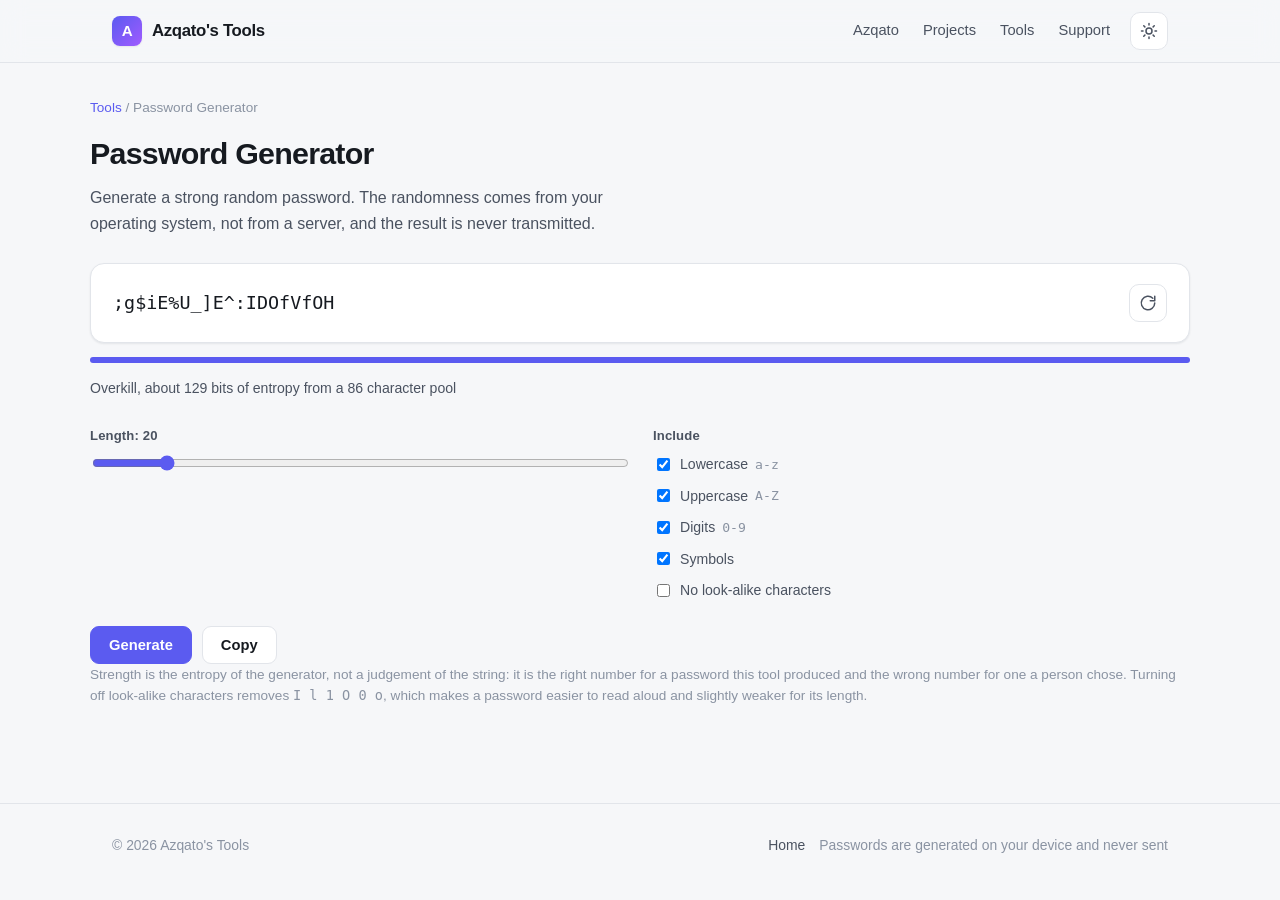
<file: password-generator.html>
<!DOCTYPE html>
<html lang="en" data-theme="light">
<head>
  <meta charset="UTF-8" />
  <meta name="viewport" content="width=device-width, initial-scale=1.0" />
  <title>Password Generator - Azqato's Tools</title>
  <meta name="description" content="Generate strong random passwords in your browser using the operating system's cryptographic randomness. Nothing is sent anywhere." />
  <link rel="icon" href="data:image/svg+xml,<svg xmlns='http://www.w3.org/2000/svg' viewBox='0 0 100 100'><rect width='100' height='100' rx='22' fill='%235b5bf0'/><text x='50' y='71' font-size='62' font-family='Arial' font-weight='bold' fill='white' text-anchor='middle'>A</text></svg>" />
  <link rel="stylesheet" href="css/style.css" />
  <script>
    /* Theme, applied before first paint.

       This is the one script in the project that runs in <head>, and it is a
       deliberate exception to the "all JS at the end of <body>" rule rather than
       an oversight. common.js cannot fix the flash: by the time a script at the
       end of <body> runs, the browser has already painted the hardcoded
       data-theme="light" on <html>, so a dark-theme user sees a white flash on
       every navigation. Reading localStorage here is the only place early enough.

       Kept deliberately tiny and dependency-free, because it blocks the parser.
       The try/catch is not decoration: reading localStorage throws outright in
       some privacy configurations, and an exception here would stop the parser
       before the stylesheet loads. */
    (function () {
      try {
        var t = localStorage.getItem("azqato-theme");
        if (!t && window.matchMedia &&
            window.matchMedia("(prefers-color-scheme: dark)").matches) {
          t = "dark";
        }
        if (t) document.documentElement.setAttribute("data-theme", t);
      } catch (e) { /* storage unavailable: the light default already applies */ }
      window.__themeReady = 1;
    })();
  </script>
</head>
<body>
  <a class="skip-link" href="#main">Skip to content</a>
  <header class="topbar">
    <div class="wrap">
      <a class="brand" href="index.html"><span class="logo">A</span>Azqato's&nbsp;Tools</a>
      <div class="spacer"></div>
      <a class="nav-link hide-sm" href="https://azqato.com/">Azqato</a>
      <a class="nav-link hide-sm" href="https://azqato.com/projects">Projects</a>
      <a class="nav-link hide-sm" href="https://azqato.github.io/tools/">Tools</a>
      <a class="nav-link hide-sm" href="https://azqato.github.io/support.html">Support</a>
      <button class="icon-btn nav-toggle" id="nav-toggle" aria-label="Menu"
              aria-expanded="false" aria-controls="nav-menu">
        <svg class="bars" viewBox="0 0 24 24" fill="none" stroke="currentColor" stroke-width="2" stroke-linecap="round"><path d="M4 7h16M4 12h16M4 17h16"/></svg>
        <svg class="x" viewBox="0 0 24 24" fill="none" stroke="currentColor" stroke-width="2" stroke-linecap="round"><path d="M6 6l12 12M18 6 6 18"/></svg>
      </button>
      <button class="icon-btn" data-theme-toggle aria-label="Toggle theme">
        <svg class="sun" viewBox="0 0 24 24" fill="none" stroke="currentColor" stroke-width="2" stroke-linecap="round"><circle cx="12" cy="12" r="4"/><path d="M12 2v2M12 20v2M2 12h2M20 12h2M5 5l1.5 1.5M17.5 17.5L19 19M19 5l-1.5 1.5M6.5 17.5L5 19"/></svg>
        <svg class="moon" viewBox="0 0 24 24" fill="none" stroke="currentColor" stroke-width="2" stroke-linecap="round" stroke-linejoin="round"><path d="M21 12.8A9 9 0 1 1 11.2 3a7 7 0 0 0 9.8 9.8z"/></svg>
      </button>
    </div>
    <nav class="nav-menu" id="nav-menu" aria-label="Site" hidden>
      <a href="https://azqato.com/">Azqato</a>
      <a href="https://azqato.com/projects">Projects</a>
      <a href="https://azqato.github.io/tools/">Tools</a>
      <a href="https://azqato.github.io/support.html">Support</a>
    </nav>
  </header>

  <main id="main" class="page wrap">
    <div class="page-head">
      <div class="crumb"><a href="index.html">Tools</a> / Password Generator</div>
      <h1>Password Generator</h1>
      <p>Generate a strong random password. The randomness comes from your operating system, not from a server, and the result is never transmitted.</p>
    </div>

    <div class="pg-out">
      <output class="pg-value" id="pg-value"
              for="pg-length pg-lower pg-upper pg-digits pg-symbols pg-noambig"></output>
      <button class="icon-btn pg-again" id="pg-again" aria-label="Generate another">
        <svg viewBox="0 0 24 24" fill="none" stroke="currentColor" stroke-width="2" stroke-linecap="round" stroke-linejoin="round"><path d="M21 12a9 9 0 1 1-2.6-6.4M21 3v6h-6"/></svg>
      </button>
    </div>

    <div class="pg-meter">
      <div class="pg-bar"><div class="pg-fill" id="pg-fill"></div></div>
      <p class="stat-line" id="pg-strength" role="status"></p>
    </div>

    <div class="pg-controls">
      <div class="pg-length-row">
        <label class="lbl" for="pg-length">Length: <b id="pg-length-out">20</b></label>
        <input type="range" id="pg-length" min="4" max="128" value="20" step="1" />
      </div>

      <fieldset class="pg-sets">
        <legend class="lbl">Include</legend>
        <label class="b64-opt"><input type="checkbox" id="pg-lower" checked /> Lowercase <code>a-z</code></label>
        <label class="b64-opt"><input type="checkbox" id="pg-upper" checked /> Uppercase <code>A-Z</code></label>
        <label class="b64-opt"><input type="checkbox" id="pg-digits" checked /> Digits <code>0-9</code></label>
        <label class="b64-opt"><input type="checkbox" id="pg-symbols" checked /> Symbols</label>
        <label class="b64-opt"><input type="checkbox" id="pg-noambig" /> No look-alike characters</label>
      </fieldset>
    </div>

    <div class="pg-actions">
      <button class="btn primary" id="pg-generate">Generate</button>
      <button class="btn" id="pg-copy">Copy</button>
    </div>

    <p class="ws-note">Strength is the entropy of the generator, not a judgement of the
      string: it is the right number for a password this tool produced and the wrong
      number for one a person chose. Turning off look-alike characters removes
      <code>I l 1 O 0 o</code>, which makes a password easier to read aloud and slightly
      weaker for its length.</p>

  </main>

  <footer class="footer">
    <div class="wrap">
      <span>© <span class="year"></span> Azqato's Tools</span>
      <div class="spacer"></div>
      <a href="index.html">Home</a>
      <span style="color:var(--text-faint)">Passwords are generated on your device and never sent</span>
    </div>
  </footer>

  <script src="js/common.js"></script>
  <script src="js/passwordgenerator.js"></script>
  <script>
    var valueEl = document.getElementById("pg-value");
    var fillEl = document.getElementById("pg-fill");
    var strengthEl = document.getElementById("pg-strength");
    var lengthEl = document.getElementById("pg-length");
    var lengthOut = document.getElementById("pg-length-out");
    var boxes = {
      lower: document.getElementById("pg-lower"),
      upper: document.getElementById("pg-upper"),
      digits: document.getElementById("pg-digits"),
      symbols: document.getElementById("pg-symbols")
    };
    var noAmbig = document.getElementById("pg-noambig");
    var current = "";

    function options() {
      return {
        length: parseInt(lengthEl.value, 10),
        lower: boxes.lower.checked,
        upper: boxes.upper.checked,
        digits: boxes.digits.checked,
        symbols: boxes.symbols.checked,
        noAmbiguous: noAmbig.checked
      };
    }

    function generate() {
      var res = passwordGenerator.generate(options());
      if (!res.ok) {
        current = "";
        valueEl.textContent = "";
        valueEl.classList.add("empty");
        fillEl.style.width = "0%";
        strengthEl.textContent = res.error;
        return;
      }
      current = res.password;
      valueEl.textContent = res.password;
      valueEl.classList.remove("empty");
      var bits = passwordGenerator.entropy(res.length, res.poolSize);
      var s = passwordGenerator.strength(bits);
      fillEl.style.width = Math.min(100, Math.round(bits / 128 * 100)) + "%";
      fillEl.className = "pg-fill level-" + s.level;
      strengthEl.textContent = s.label + ", about " + bits + " bits of entropy from a " +
        res.poolSize + " character pool";
    }

    lengthEl.addEventListener("input", function () {
      lengthOut.textContent = lengthEl.value;
      generate();
    });
    Object.keys(boxes).forEach(function (k) {
      boxes[k].addEventListener("change", generate);
    });
    noAmbig.addEventListener("change", generate);
    document.getElementById("pg-generate").addEventListener("click", generate);
    document.getElementById("pg-again").addEventListener("click", generate);

    document.getElementById("pg-copy").addEventListener("click", function () {
      if (current) copyText(current, "Password copied");
      else toast("Nothing to copy yet");
    });

    generate();
  </script>
</body>
</html>
</file>
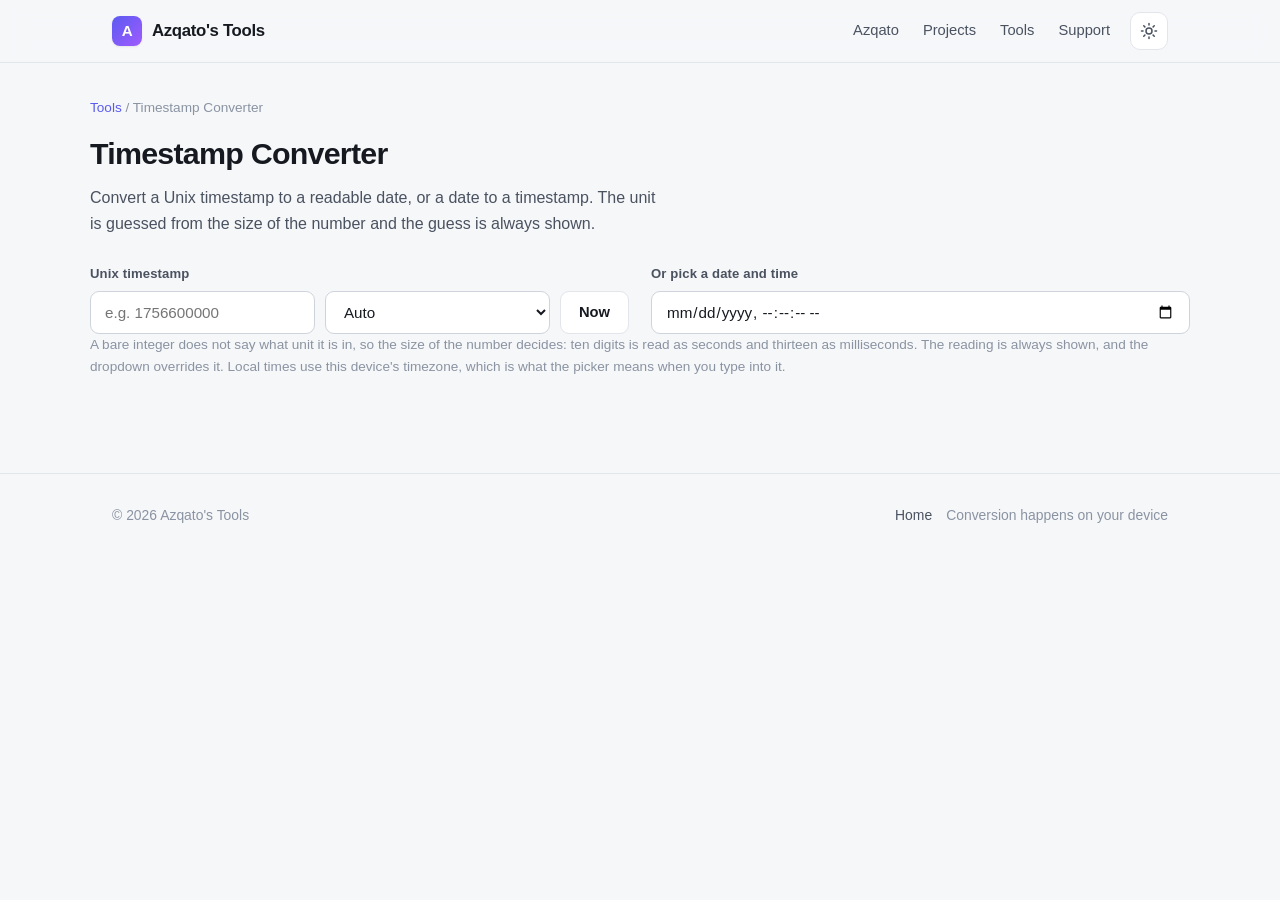
<file: timestamp-converter.html>
<!DOCTYPE html>
<html lang="en" data-theme="light">
<head>
  <meta charset="UTF-8" />
  <meta name="viewport" content="width=device-width, initial-scale=1.0" />
  <title>Timestamp Converter - Azqato's Tools</title>
  <meta name="description" content="Convert Unix timestamps to readable dates and back, in seconds, milliseconds or microseconds. Runs entirely in your browser." />
  <link rel="icon" href="data:image/svg+xml,<svg xmlns='http://www.w3.org/2000/svg' viewBox='0 0 100 100'><rect width='100' height='100' rx='22' fill='%235b5bf0'/><text x='50' y='71' font-size='62' font-family='Arial' font-weight='bold' fill='white' text-anchor='middle'>A</text></svg>" />
  <link rel="stylesheet" href="css/style.css" />
  <script>
    /* Theme, applied before first paint.

       This is the one script in the project that runs in <head>, and it is a
       deliberate exception to the "all JS at the end of <body>" rule rather than
       an oversight. common.js cannot fix the flash: by the time a script at the
       end of <body> runs, the browser has already painted the hardcoded
       data-theme="light" on <html>, so a dark-theme user sees a white flash on
       every navigation. Reading localStorage here is the only place early enough.

       Kept deliberately tiny and dependency-free, because it blocks the parser.
       The try/catch is not decoration: reading localStorage throws outright in
       some privacy configurations, and an exception here would stop the parser
       before the stylesheet loads. */
    (function () {
      try {
        var t = localStorage.getItem("azqato-theme");
        if (!t && window.matchMedia &&
            window.matchMedia("(prefers-color-scheme: dark)").matches) {
          t = "dark";
        }
        if (t) document.documentElement.setAttribute("data-theme", t);
      } catch (e) { /* storage unavailable: the light default already applies */ }
      window.__themeReady = 1;
    })();
  </script>
</head>
<body>
  <a class="skip-link" href="#main">Skip to content</a>
  <header class="topbar">
    <div class="wrap">
      <a class="brand" href="index.html"><span class="logo">A</span>Azqato's&nbsp;Tools</a>
      <div class="spacer"></div>
      <a class="nav-link hide-sm" href="https://azqato.com/">Azqato</a>
      <a class="nav-link hide-sm" href="https://azqato.com/projects">Projects</a>
      <a class="nav-link hide-sm" href="https://azqato.github.io/tools/">Tools</a>
      <a class="nav-link hide-sm" href="https://azqato.github.io/support.html">Support</a>
      <button class="icon-btn nav-toggle" id="nav-toggle" aria-label="Menu"
              aria-expanded="false" aria-controls="nav-menu">
        <svg class="bars" viewBox="0 0 24 24" fill="none" stroke="currentColor" stroke-width="2" stroke-linecap="round"><path d="M4 7h16M4 12h16M4 17h16"/></svg>
        <svg class="x" viewBox="0 0 24 24" fill="none" stroke="currentColor" stroke-width="2" stroke-linecap="round"><path d="M6 6l12 12M18 6 6 18"/></svg>
      </button>
      <button class="icon-btn" data-theme-toggle aria-label="Toggle theme">
        <svg class="sun" viewBox="0 0 24 24" fill="none" stroke="currentColor" stroke-width="2" stroke-linecap="round"><circle cx="12" cy="12" r="4"/><path d="M12 2v2M12 20v2M2 12h2M20 12h2M5 5l1.5 1.5M17.5 17.5L19 19M19 5l-1.5 1.5M6.5 17.5L5 19"/></svg>
        <svg class="moon" viewBox="0 0 24 24" fill="none" stroke="currentColor" stroke-width="2" stroke-linecap="round" stroke-linejoin="round"><path d="M21 12.8A9 9 0 1 1 11.2 3a7 7 0 0 0 9.8 9.8z"/></svg>
      </button>
    </div>
    <nav class="nav-menu" id="nav-menu" aria-label="Site" hidden>
      <a href="https://azqato.com/">Azqato</a>
      <a href="https://azqato.com/projects">Projects</a>
      <a href="https://azqato.github.io/tools/">Tools</a>
      <a href="https://azqato.github.io/support.html">Support</a>
    </nav>
  </header>

  <main id="main" class="page wrap">
    <div class="page-head">
      <div class="crumb"><a href="index.html">Tools</a> / Timestamp Converter</div>
      <h1>Timestamp Converter</h1>
      <p>Convert a Unix timestamp to a readable date, or a date to a timestamp. The unit is guessed from the size of the number and the guess is always shown.</p>
    </div>

    <div class="tc-inputs">
      <div class="tc-field">
        <label class="lbl" for="tc-number">Unix timestamp</label>
        <div class="input-row">
          <input id="tc-number" class="field" type="text" inputmode="numeric"
                 autocomplete="off" placeholder="e.g. 1756600000" />
          <select id="tc-unit" class="field tc-unit" aria-label="Unit">
            <option value="auto" selected>Auto</option>
            <option value="s">Seconds</option>
            <option value="ms">Milliseconds</option>
            <option value="us">Microseconds</option>
          </select>
          <button class="btn" id="tc-now">Now</button>
        </div>
      </div>

      <div class="tc-field">
        <label class="lbl" for="tc-date">Or pick a date and time</label>
        <input id="tc-date" class="field" type="datetime-local" step="1" />
      </div>
    </div>

    <p class="tc-error" id="tc-error" role="alert" hidden></p>

    <div class="tc-results" id="tc-results" hidden>
      <p class="tc-guess" id="tc-guess" role="status"></p>
      <dl class="tc-grid" id="tc-grid"></dl>
    </div>

    <p class="ws-note">A bare integer does not say what unit it is in, so the size of the
      number decides: ten digits is read as seconds and thirteen as milliseconds. The
      reading is always shown, and the dropdown overrides it. Local times use this
      device's timezone, which is what the picker means when you type into it.</p>

  </main>

  <footer class="footer">
    <div class="wrap">
      <span>© <span class="year"></span> Azqato's Tools</span>
      <div class="spacer"></div>
      <a href="index.html">Home</a>
      <span style="color:var(--text-faint)">Conversion happens on your device</span>
    </div>
  </footer>

  <script src="js/common.js"></script>
  <script src="js/timestampconverter.js"></script>
  <script>
    var numEl = document.getElementById("tc-number");
    var unitEl = document.getElementById("tc-unit");
    var dateEl = document.getElementById("tc-date");
    var errEl = document.getElementById("tc-error");
    var resultsEl = document.getElementById("tc-results");
    var guessEl = document.getElementById("tc-guess");
    var gridEl = document.getElementById("tc-grid");

    var UNIT_NAME = { s: "seconds", ms: "milliseconds", us: "microseconds" };

    var ROWS = [
      ["Relative", "relative"],
      ["Local time", "local"],
      ["UTC", "utc"],
      ["ISO 8601", "iso"],
      ["Seconds", "seconds"],
      ["Milliseconds", "millis"]
    ];

    function fail(message) {
      resultsEl.hidden = true;
      errEl.textContent = message;
      errEl.hidden = false;
    }

    function show(res) {
      if (!res.ok) { fail(res.error); return; }
      errEl.hidden = true;
      guessEl.textContent = res.guessed
        ? "Read as " + UNIT_NAME[res.unit] + ". Change the unit if that is wrong."
        : "Read as " + UNIT_NAME[res.unit] + ".";

      gridEl.textContent = "";
      ROWS.forEach(function (row) {
        var dt = document.createElement("dt");
        dt.textContent = row[0];
        var dd = document.createElement("dd");
        var val = String(res[row[1]]);
        var span = document.createElement("span");
        span.textContent = row[1] === "local" ? val + " (" + res.offset + ")" : val;
        dd.appendChild(span);
        var btn = document.createElement("button");
        btn.className = "btn sm ghost";
        btn.textContent = "Copy";
        btn.addEventListener("click", function () { copyText(val, row[0] + " copied"); });
        dd.appendChild(btn);
        gridEl.appendChild(dt);
        gridEl.appendChild(dd);
      });
      resultsEl.hidden = false;
    }

    function fromNumber() {
      if (!numEl.value.trim()) {
        resultsEl.hidden = true;
        errEl.hidden = true;
        return;
      }
      show(timestampConverter.fromNumber(numEl.value, unitEl.value));
    }

    numEl.addEventListener("input", function () { dateEl.value = ""; fromNumber(); });
    unitEl.addEventListener("change", fromNumber);

    dateEl.addEventListener("input", function () {
      if (!dateEl.value) return;
      var res = timestampConverter.fromLocalInput(dateEl.value);
      if (res.ok) {
        // Writing the seconds back into the number box keeps one visible source
        // of truth, so the two inputs can never disagree on screen.
        numEl.value = String(res.seconds);
        unitEl.value = "s";
      }
      show(res);
    });

    document.getElementById("tc-now").addEventListener("click", function () {
      var res = timestampConverter.now();
      numEl.value = String(res.seconds);
      unitEl.value = "s";
      dateEl.value = "";
      fromNumber();
    });
  </script>
</body>
</html>
</file>
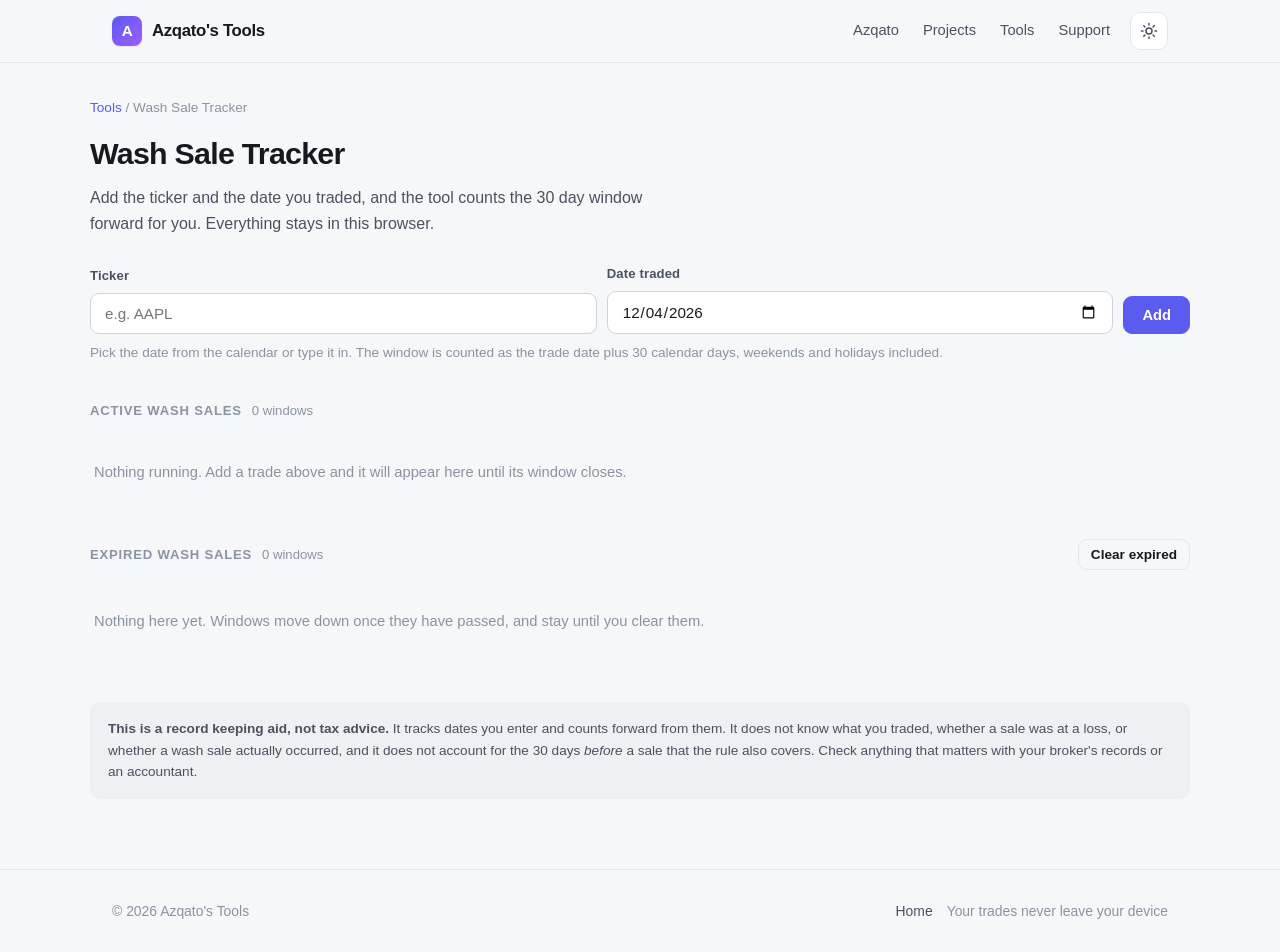
<file: wash-sale-tracker.html>
<!DOCTYPE html>
<html lang="en" data-theme="light">
<head>
  <meta charset="UTF-8" />
  <meta name="viewport" content="width=device-width, initial-scale=1.0" />
  <title>Wash Sale Tracker - Azqato's Tools</title>
  <meta name="description" content="Track how long each wash sale window has left to run. Add a ticker and the date you traded, and see active and expired windows side by side. Runs entirely in your browser." />
  <link rel="icon" href="data:image/svg+xml,<svg xmlns='http://www.w3.org/2000/svg' viewBox='0 0 100 100'><rect width='100' height='100' rx='22' fill='%235b5bf0'/><text x='50' y='71' font-size='62' font-family='Arial' font-weight='bold' fill='white' text-anchor='middle'>A</text></svg>" />
  <link rel="stylesheet" href="css/style.css" />
  <script>
    /* Theme, applied before first paint.

       This is the one script in the project that runs in <head>, and it is a
       deliberate exception to the "all JS at the end of <body>" rule rather than
       an oversight. common.js cannot fix the flash: by the time a script at the
       end of <body> runs, the browser has already painted the hardcoded
       data-theme="light" on <html>, so a dark-theme user sees a white flash on
       every navigation. Reading localStorage here is the only place early enough.

       Kept deliberately tiny and dependency-free, because it blocks the parser.
       The try/catch is not decoration: reading localStorage throws outright in
       some privacy configurations, and an exception here would stop the parser
       before the stylesheet loads. */
    (function () {
      try {
        var t = localStorage.getItem("azqato-theme");
        if (!t && window.matchMedia &&
            window.matchMedia("(prefers-color-scheme: dark)").matches) {
          t = "dark";
        }
        if (t) document.documentElement.setAttribute("data-theme", t);
      } catch (e) { /* storage unavailable: the light default already applies */ }
      window.__themeReady = 1;
    })();
  </script>
</head>
<body>
  <a class="skip-link" href="#main">Skip to content</a>
  <header class="topbar">
    <div class="wrap">
      <a class="brand" href="index.html"><span class="logo">A</span>Azqato's&nbsp;Tools</a>
      <div class="spacer"></div>
      <a class="nav-link hide-sm" href="https://azqato.com/">Azqato</a>
      <a class="nav-link hide-sm" href="https://azqato.com/projects">Projects</a>
      <a class="nav-link hide-sm" href="https://azqato.github.io/tools/">Tools</a>
      <a class="nav-link hide-sm" href="https://azqato.github.io/support.html">Support</a>
      <button class="icon-btn nav-toggle" id="nav-toggle" aria-label="Menu"
              aria-expanded="false" aria-controls="nav-menu">
        <svg class="bars" viewBox="0 0 24 24" fill="none" stroke="currentColor" stroke-width="2" stroke-linecap="round"><path d="M4 7h16M4 12h16M4 17h16"/></svg>
        <svg class="x" viewBox="0 0 24 24" fill="none" stroke="currentColor" stroke-width="2" stroke-linecap="round"><path d="M6 6l12 12M18 6 6 18"/></svg>
      </button>
      <button class="icon-btn" data-theme-toggle aria-label="Toggle theme">
        <svg class="sun" viewBox="0 0 24 24" fill="none" stroke="currentColor" stroke-width="2" stroke-linecap="round"><circle cx="12" cy="12" r="4"/><path d="M12 2v2M12 20v2M2 12h2M20 12h2M5 5l1.5 1.5M17.5 17.5L19 19M19 5l-1.5 1.5M6.5 17.5L5 19"/></svg>
        <svg class="moon" viewBox="0 0 24 24" fill="none" stroke="currentColor" stroke-width="2" stroke-linecap="round" stroke-linejoin="round"><path d="M21 12.8A9 9 0 1 1 11.2 3a7 7 0 0 0 9.8 9.8z"/></svg>
      </button>
    </div>
    <nav class="nav-menu" id="nav-menu" aria-label="Site" hidden>
      <a href="https://azqato.com/">Azqato</a>
      <a href="https://azqato.com/projects">Projects</a>
      <a href="https://azqato.github.io/tools/">Tools</a>
      <a href="https://azqato.github.io/support.html">Support</a>
    </nav>
  </header>

  <main id="main" class="page wrap">
    <div class="page-head">
      <div class="crumb"><a href="index.html">Tools</a> / Wash Sale Tracker</div>
      <h1>Wash Sale Tracker</h1>
      <p>Add the ticker and the date you traded, and the tool counts the 30 day window
        forward for you. Everything stays in this browser.</p>
    </div>

    <form class="ws-form" id="ws-form">
      <div class="ws-field">
        <label class="lbl" for="ws-ticker">Ticker</label>
        <input id="ws-ticker" class="field" type="text" autocomplete="off"
               placeholder="e.g. AAPL" maxlength="12" />
      </div>
      <div class="ws-field">
        <label class="lbl" for="ws-date">Date traded</label>
        <input id="ws-date" class="field" type="date" />
      </div>
      <button class="btn primary" type="submit">Add</button>
    </form>
    <p class="ws-note">Pick the date from the calendar or type it in. The window is
      counted as the trade date plus 30 calendar days, weekends and holidays included.</p>

    <div class="ws-head">
      <h2 class="section-label">Active Wash Sales</h2>
      <span class="count" id="ws-active-count"></span>
    </div>
    <div id="ws-active"></div>

    <div class="ws-head">
      <h2 class="section-label">Expired Wash Sales</h2>
      <span class="count" id="ws-expired-count"></span>
      <div class="spacer"></div>
      <button class="btn sm ghost" id="ws-clear" hidden>Clear expired</button>
    </div>
    <div id="ws-expired"></div>

    <p class="ws-legal"><strong>This is a record keeping aid, not tax advice.</strong>
      It tracks dates you enter and counts forward from them. It does not know what you
      traded, whether a sale was at a loss, or whether a wash sale actually occurred, and
      it does not account for the 30 days <em>before</em> a sale that the rule also
      covers. Check anything that matters with your broker's records or an accountant.</p>
  </main>

  <footer class="footer">
    <div class="wrap">
      <span>© <span class="year"></span> Azqato's Tools</span>
      <div class="spacer"></div>
      <a href="index.html">Home</a>
      <span style="color:var(--text-faint)">Your trades never leave your device</span>
    </div>
  </footer>

  <script src="js/common.js"></script>
  <script src="js/washsale.js"></script>
  <script>
    var form = document.getElementById("ws-form");
    var tickerEl = document.getElementById("ws-ticker");
    var dateEl = document.getElementById("ws-date");
    var activeBox = document.getElementById("ws-active");
    var expiredBox = document.getElementById("ws-expired");
    var activeCount = document.getElementById("ws-active-count");
    var expiredCount = document.getElementById("ws-expired-count");
    var clearBtn = document.getElementById("ws-clear");

    // First key in the project holding a collection rather than a single value,
    // so it carries a schema version from the start. Anything that changes the
    // record shape bumps `v` and reads the old shape before writing the new one.
    var STORE = "azqato-ws-records";
    var SCHEMA = 1;

    var records = load();

    function load() {
      var raw;
      try { raw = localStorage.getItem(STORE); } catch (e) { return []; }
      if (!raw) return [];
      try {
        var parsed = JSON.parse(raw);
        if (!parsed || parsed.v !== SCHEMA || !parsed.records) return [];
        return parsed.records.filter(function (r) {
          return r && washSale.isValidDate(r.date) && r.ticker;
        });
      } catch (e) {
        // Corrupt or hand-edited storage should cost the user their history,
        // not the whole page. Start empty rather than throwing on load.
        return [];
      }
    }

    function save() {
      try {
        localStorage.setItem(STORE, JSON.stringify({ v: SCHEMA, records: records }));
      } catch (e) {
        toast("Couldn't save, storage may be full");
      }
    }

    function human(iso) {
      var p = iso.split("-");
      var months = ["Jan", "Feb", "Mar", "Apr", "May", "Jun",
                    "Jul", "Aug", "Sep", "Oct", "Nov", "Dec"];
      return +p[2] + " " + months[+p[1] - 1] + " " + p[0];
    }

    function pillFor(days) {
      var cls = "ws-pill";
      if (days <= 2) cls += " now";
      else if (days <= 7) cls += " soon";
      var text = days === 0 ? "last day"
        : days === 1 ? "1 day left"
        : days + " days left";
      return { cls: cls, text: text };
    }

    function cell(row, text, cls) {
      var td = document.createElement("td");
      if (cls) td.className = cls;
      td.textContent = text;
      row.appendChild(td);
      return td;
    }

    function table(cols) {
      var t = document.createElement("table");
      t.className = "ws-table";
      var thead = document.createElement("thead");
      var tr = document.createElement("tr");
      cols.forEach(function (c) {
        var th = document.createElement("th");
        th.textContent = c.label;
        if (c.cls) th.className = c.cls;
        th.scope = "col";
        tr.appendChild(th);
      });
      thead.appendChild(tr);
      t.appendChild(thead);
      t.appendChild(document.createElement("tbody"));
      return t;
    }

    function empty(box, msg) {
      var p = document.createElement("p");
      p.className = "ws-empty";
      p.textContent = msg;
      box.appendChild(p);
    }

    function renderActive(rows) {
      activeBox.innerHTML = "";
      activeCount.textContent = rows.length === 1 ? "1 window" : rows.length + " windows";
      if (!rows.length) {
        empty(activeBox, "Nothing running. Add a trade above and it will appear here " +
              "until its window closes.");
        return;
      }
      var t = table([
        { label: "Ticker" },
        { label: "Traded" },
        { label: "Expires" },
        { label: "Remaining" },
        { label: "Remove", cls: "act" }
      ]);
      var body = t.querySelector("tbody");
      rows.forEach(function (r) {
        var tr = document.createElement("tr");
        cell(tr, r.ticker, "tk");
        cell(tr, human(r.date), "num");
        cell(tr, human(r.expiry), "num");

        var td = document.createElement("td");
        var pill = pillFor(r.daysLeft);
        var span = document.createElement("span");
        span.className = pill.cls;
        span.textContent = pill.text;
        td.appendChild(span);
        tr.appendChild(td);

        tr.appendChild(removeCell(r));
        body.appendChild(tr);
      });
      activeBox.appendChild(t);
    }

    function renderExpired(rows) {
      expiredBox.innerHTML = "";
      expiredCount.textContent = rows.length === 1 ? "1 window" : rows.length + " windows";
      clearBtn.hidden = rows.length === 0;
      if (!rows.length) {
        empty(expiredBox, "Nothing here yet. Windows move down once they have passed, " +
              "and stay until you clear them.");
        return;
      }
      var t = table([
        { label: "Ticker" },
        { label: "Traded" },
        { label: "Expired" },
        { label: "Remove", cls: "act" }
      ]);
      var body = t.querySelector("tbody");
      rows.forEach(function (r) {
        var tr = document.createElement("tr");
        cell(tr, r.ticker, "tk");
        cell(tr, human(r.date), "num");
        cell(tr, human(r.expiry), "num");
        tr.appendChild(removeCell(r));
        body.appendChild(tr);
      });
      expiredBox.appendChild(t);
    }

    function removeCell(r) {
      var td = document.createElement("td");
      td.className = "act";
      var btn = document.createElement("button");
      btn.className = "ws-x";
      btn.type = "button";
      btn.setAttribute("aria-label", "Remove " + r.ticker + " traded " + human(r.date));
      btn.innerHTML = "<svg viewBox='0 0 24 24' fill='none' stroke='currentColor' " +
        "stroke-width='2' stroke-linecap='round'><path d='M6 6l12 12M18 6 6 18'/></svg>";
      btn.onclick = function () { remove(r.id); };
      td.appendChild(btn);
      return td;
    }

    function remove(id) {
      records = records.filter(function (r) { return r.id !== id; });
      save();
      render();
      toast("Removed");
    }

    function render() {
      var split = washSale.classify(records);
      renderActive(split.active);
      renderExpired(split.expired);
    }

    form.addEventListener("submit", function (e) {
      e.preventDefault();
      var ticker = washSale.normalizeTicker(tickerEl.value);
      var date = dateEl.value;

      if (!ticker) { toast("Enter a ticker"); tickerEl.focus(); return; }
      if (!washSale.isValidDate(date)) { toast("Pick a date"); dateEl.focus(); return; }

      records.push({
        id: String(Date.now()) + Math.random().toString(36).slice(2, 7),
        ticker: ticker,
        date: date
      });
      save();
      render();
      tickerEl.value = "";
      tickerEl.focus();
      toast(ticker + " added, clear on " + human(washSale.expiryOf(date)));
    });

    clearBtn.onclick = function () {
      var split = washSale.classify(records);
      var n = split.expired.length;
      if (!n) return;
      if (!confirm("Remove " + n + " expired " + (n === 1 ? "window" : "windows") +
                   "? This cannot be undone.")) return;
      var gone = {};
      split.expired.forEach(function (r) { gone[r.id] = 1; });
      records = records.filter(function (r) { return !gone[r.id]; });
      save();
      render();
      toast("Cleared " + n + " expired");
    };

    // Default the date to today, so the common case is one field and a click.
    dateEl.value = washSale.today();
    render();

  </script>
</body>
</html>
</file>
<file: css/style.css>
/* ==========================================================================
   Azqato's Tools - shared design system
   Native CSS, no frameworks. Works fully offline.
   ========================================================================== */

:root {
  /* Light theme (default) */
  --bg: #f6f7f9;
  --bg-elev: #ffffff;
  --bg-inset: #eef0f3;
  --border: #e2e5ea;
  --border-strong: #cfd4dc;
  --text: #161a20;
  --text-soft: #4a5260;
  --text-faint: #8a93a2;
  --accent: #5b5bf0;
  --accent-hover: #4a4ad6;
  --accent-soft: #ecedff;
  --success: #1f9d57;
  --danger: #d83a52;
  --shadow: 0 1px 2px rgba(16, 22, 32, .06), 0 8px 24px rgba(16, 22, 32, .06);
  --shadow-sm: 0 1px 2px rgba(16, 22, 32, .08);
  --radius: 14px;
  --radius-sm: 9px;
  --maxw: 1100px;
  --font: -apple-system, BlinkMacSystemFont, "Segoe UI", Roboto, Helvetica, Arial,
    sans-serif, "Apple Color Emoji", "Segoe UI Emoji";
  --mono: "SF Mono", "JetBrains Mono", "Cascadia Code", ui-monospace, Menlo,
    Consolas, monospace;
}

[data-theme="dark"] {
  --bg: #0e1014;
  --bg-elev: #171a21;
  --bg-inset: #1f242d;
  --border: #262b34;
  --border-strong: #353c47;
  --text: #eef1f5;
  --text-soft: #aab2bf;
  --text-faint: #6c7686;
  --accent: #7c7cff;
  --accent-hover: #9090ff;
  --accent-soft: #20223a;
  --success: #3ec77c;
  --danger: #ff6b80;
  --shadow: 0 1px 2px rgba(0, 0, 0, .4), 0 12px 32px rgba(0, 0, 0, .35);
  --shadow-sm: 0 1px 2px rgba(0, 0, 0, .4);
}

* { box-sizing: border-box; }

html { scroll-behavior: smooth; }

body {
  margin: 0;
  font-family: var(--font);
  background: var(--bg);
  color: var(--text);
  line-height: 1.6;
  -webkit-font-smoothing: antialiased;
  text-rendering: optimizeLegibility;
}

a { color: var(--accent); text-decoration: none; }
a:hover { text-decoration: underline; }

.wrap { max-width: var(--maxw); margin: 0 auto; padding: 0 22px; }

/* ---- Top bar -------------------------------------------------------------- */
.topbar {
  position: sticky;
  top: 0;
  z-index: 50;
  background: color-mix(in srgb, var(--bg) 82%, transparent);
  backdrop-filter: saturate(160%) blur(12px);
  -webkit-backdrop-filter: saturate(160%) blur(12px);
  border-bottom: 1px solid var(--border);
}
.topbar .wrap {
  display: flex;
  align-items: center;
  gap: 16px;
  height: 62px;
}
.brand {
  display: flex;
  align-items: center;
  gap: 10px;
  font-weight: 700;
  letter-spacing: -.02em;
  color: var(--text);
  font-size: 1.05rem;
}
.brand:hover { text-decoration: none; }
.brand .logo {
  width: 30px; height: 30px;
  border-radius: 8px;
  display: grid; place-items: center;
  background: linear-gradient(135deg, var(--accent), #a05bff);
  color: #fff; font-weight: 800; font-size: .95rem;
  box-shadow: var(--shadow-sm);
}
.brand .logo svg { width: 18px; height: 18px; }
.spacer { flex: 1; }

.nav-link {
  color: var(--text-soft);
  font-weight: 500;
  font-size: .92rem;
  padding: 6px 4px;
}
.nav-link:hover { color: var(--text); text-decoration: none; }

.icon-btn {
  display: inline-grid;
  place-items: center;
  width: 38px; height: 38px;
  border-radius: 10px;
  border: 1px solid var(--border);
  background: var(--bg-elev);
  color: var(--text-soft);
  cursor: pointer;
  transition: .15s ease;
}
.icon-btn:hover { color: var(--text); border-color: var(--border-strong); }
.icon-btn svg { width: 18px; height: 18px; }
.icon-btn .moon { display: none; }
[data-theme="dark"] .icon-btn .sun { display: none; }
[data-theme="dark"] .icon-btn .moon { display: block; }

/* ---- Buttons -------------------------------------------------------------- */
.btn {
  display: inline-flex;
  align-items: center;
  gap: 8px;
  font-family: inherit;
  font-size: .92rem;
  font-weight: 600;
  padding: 10px 18px;
  border-radius: var(--radius-sm);
  border: 1px solid var(--border);
  background: var(--bg-elev);
  color: var(--text);
  cursor: pointer;
  transition: .15s ease;
  white-space: nowrap;
}
.btn:hover { border-color: var(--border-strong); text-decoration: none; }
.btn:active { transform: translateY(1px); }
.btn svg { width: 16px; height: 16px; }
.btn.primary {
  background: var(--accent);
  border-color: var(--accent);
  color: #fff;
}
.btn.primary:hover { background: var(--accent-hover); border-color: var(--accent-hover); }
.btn.ghost { background: transparent; }
.btn:disabled { opacity: .5; cursor: not-allowed; }
.btn.sm { padding: 7px 12px; font-size: .85rem; }

/* ---- Generic surfaces ----------------------------------------------------- */
.card {
  background: var(--bg-elev);
  border: 1px solid var(--border);
  border-radius: var(--radius);
  box-shadow: var(--shadow-sm);
}

.field {
  width: 100%;
  font-family: inherit;
  font-size: .95rem;
  color: var(--text);
  background: var(--bg-elev);
  border: 1px solid var(--border-strong);
  border-radius: var(--radius-sm);
  padding: 11px 14px;
  transition: .15s ease;
}
.field:focus {
  outline: none;
  border-color: var(--accent);
  box-shadow: 0 0 0 3px var(--accent-soft);
}
textarea.field { resize: vertical; line-height: 1.55; }

/* .lbl is element-agnostic on purpose. A <label> is only correct when it names
   a form control; a read-only output pane needs the same look without the
   semantics, so it uses <p class="lbl">. */
.lbl {
  display: block;
  font-size: .82rem;
  font-weight: 600;
  color: var(--text-soft);
  margin: 0 0 7px;
  letter-spacing: .01em;
}

/* Visible to screen readers, invisible on screen. Used where a control's
   purpose is obvious in the layout but has no on-screen text to point at. */
.sr-only {
  position: absolute;
  width: 1px;
  height: 1px;
  padding: 0;
  margin: -1px;
  overflow: hidden;
  clip: rect(0 0 0 0);
  clip-path: inset(50%);
  white-space: nowrap;
  border: 0;
}

/* ---- Page scaffold -------------------------------------------------------- */
.page { padding: 34px 0 70px; }
.page-head { margin-bottom: 26px; }
.page-head .crumb {
  font-size: .85rem;
  color: var(--text-faint);
  margin-bottom: 10px;
}
.page-head h1 {
  margin: 0 0 8px;
  font-size: 1.9rem;
  letter-spacing: -.025em;
}
.page-head p { margin: 0; color: var(--text-soft); max-width: 65ch; }

.toast {
  position: fixed;
  bottom: 24px; left: 50%;
  transform: translateX(-50%) translateY(20px);
  background: var(--text);
  color: var(--bg);
  padding: 11px 18px;
  border-radius: 10px;
  font-size: .9rem;
  font-weight: 600;
  box-shadow: var(--shadow);
  opacity: 0;
  pointer-events: none;
  transition: .25s ease;
  z-index: 100;
}
.toast.show { opacity: 1; transform: translateX(-50%) translateY(0); }

/* ---- Footer --------------------------------------------------------------- */
.footer {
  border-top: 1px solid var(--border);
  padding: 30px 0;
  color: var(--text-faint);
  font-size: .87rem;
}
.footer .wrap { display: flex; flex-wrap: wrap; gap: 14px; align-items: center; }
.footer a { color: var(--text-soft); }

/* ==========================================================================
   Landing page
   ========================================================================== */
.hero { padding: 64px 0 40px; text-align: center; }
.hero .eyebrow {
  display: inline-block;
  font-size: .8rem;
  font-weight: 600;
  letter-spacing: .04em;
  text-transform: uppercase;
  color: var(--accent);
  background: var(--accent-soft);
  padding: 5px 12px;
  border-radius: 999px;
  margin-bottom: 18px;
}
.hero h1 {
  margin: 0 auto 16px;
  font-size: clamp(2.1rem, 5vw, 3.3rem);
  line-height: 1.08;
  letter-spacing: -.035em;
  max-width: 16ch;
}
.hero h1 .grad {
  background: linear-gradient(120deg, var(--accent), #b15bff 70%);
  -webkit-background-clip: text;
  background-clip: text;
  -webkit-text-fill-color: transparent;
}
.hero p {
  margin: 0 auto;
  max-width: 56ch;
  color: var(--text-soft);
  font-size: 1.12rem;
}
.hero-badges {
  display: flex;
  flex-wrap: wrap;
  gap: 10px 22px;
  justify-content: center;
  margin-top: 26px;
  color: var(--text-soft);
  font-size: .9rem;
  font-weight: 500;
}
.hero-badges span { display: inline-flex; align-items: center; gap: 7px; }
.hero-badges svg { width: 16px; height: 16px; color: var(--success); }

/* The about section and the tools lead were inline `style` attributes until
   v1.4.1. They are classes now for the reason the rest of the file exists: an
   inline style cannot respond to a breakpoint or a theme, and it is invisible to
   anyone reading the stylesheet to find out how the page is built. */
.about { padding: 60px 0; }
.about-card {
  padding: 30px 32px;
  max-width: 760px;
  margin: 0 auto;
}
.about-card .section-label { margin-top: 0; }
.about-card p {
  margin: 0 0 12px;
  color: var(--text-soft);
}
.about-card p:last-child { margin-bottom: 0; }
/* Scoped to .about-card on purpose: `.about-card p` above is (0,1,1) and would
   otherwise win the colour, leaving this rule silently half-applied. */
.about-card .about-note {
  margin: 18px 0 0;
  font-size: .88rem;
  color: var(--text-faint);
  padding-top: 14px;
  border-top: 1px solid var(--border);
}

.tools-lead {
  margin: -6px 0 18px;
  color: var(--text-soft);
  font-size: .92rem;
  max-width: 60ch;
}

.tools-grid {
  display: grid;
  grid-template-columns: repeat(auto-fill, minmax(290px, 1fr));
  gap: 18px;
  padding-bottom: 30px;
}
.tool-card {
  display: flex;
  flex-direction: column;
  padding: 24px;
  border-radius: var(--radius);
  background: var(--bg-elev);
  border: 1px solid var(--border);
  box-shadow: var(--shadow-sm);
  transition: .18s ease;
  color: var(--text);
}
.tool-card:hover {
  text-decoration: none;
  transform: translateY(-3px);
  border-color: var(--border-strong);
  box-shadow: var(--shadow);
}
.tool-card .ticon {
  width: 46px; height: 46px;
  border-radius: 12px;
  display: grid; place-items: center;
  background: var(--accent-soft);
  color: var(--accent);
  margin-bottom: 16px;
}
.tool-card .ticon svg { width: 24px; height: 24px; }
.tool-card h3 { margin: 0 0 6px; font-size: 1.12rem; letter-spacing: -.02em; }
.tool-card h3 .ext-tag {
  font-size: .62rem;
  font-weight: 700;
  letter-spacing: .06em;
  text-transform: uppercase;
  color: var(--text-faint);
  background: var(--bg-inset);
  border: 1px solid var(--border);
  padding: 2px 7px;
  border-radius: 999px;
  vertical-align: middle;
  margin-left: 6px;
}
.tool-card p { margin: 0; color: var(--text-soft); font-size: .92rem; flex: 1; }
.tool-card .go {
  margin-top: 18px;
  font-size: .88rem;
  font-weight: 600;
  color: var(--accent);
  display: inline-flex;
  align-items: center;
  gap: 6px;
}
.tool-card:hover .go { gap: 10px; }
.tool-card .go svg { width: 15px; height: 15px; transition: .15s ease; }

.section-label {
  font-size: .82rem;
  font-weight: 700;
  letter-spacing: .06em;
  text-transform: uppercase;
  color: var(--text-faint);
  margin: 10px 0 18px;
}

/* ==========================================================================
   Tool: Markdown Editor
   ========================================================================== */
.md-toolbar {
  display: flex;
  flex-wrap: wrap;
  gap: 8px;
  align-items: center;
  margin-bottom: 14px;
}
.md-toolbar .grp {
  display: flex;
  gap: 6px;
  padding: 4px;
  background: var(--bg-inset);
  border-radius: 10px;
}
.md-tool {
  border: none;
  background: transparent;
  color: var(--text-soft);
  font-family: inherit;
  font-size: .85rem;
  font-weight: 600;
  padding: 6px 10px;
  border-radius: 7px;
  cursor: pointer;
  transition: .12s ease;
}
.md-tool:hover { background: var(--bg-elev); color: var(--text); }

.md-split {
  display: grid;
  grid-template-columns: 1fr 1fr;
  gap: 16px;
  min-height: 540px;
}
.md-pane {
  display: flex;
  flex-direction: column;
  border: 1px solid var(--border);
  border-radius: var(--radius);
  overflow: hidden;
  background: var(--bg-elev);
}
.md-pane .pane-head {
  display: flex;
  align-items: center;
  justify-content: space-between;
  padding: 9px 14px;
  font-size: .78rem;
  font-weight: 700;
  letter-spacing: .05em;
  text-transform: uppercase;
  color: var(--text-faint);
  background: var(--bg-inset);
  border-bottom: 1px solid var(--border);
}
#md-input {
  flex: 1;
  border: none;
  resize: none;
  padding: 18px;
  font-family: var(--mono);
  font-size: .9rem;
  line-height: 1.6;
  background: transparent;
  color: var(--text);
}
/* The native outline is dropped because the textarea runs edge to edge inside
   its pane and an outline would sit half outside it. An inset ring in the same
   --accent-soft the .field focus state uses replaces it, so the indicator is
   never removed without a substitute. */
#md-input:focus { outline: none; box-shadow: inset 0 0 0 2px var(--accent-soft); }
.md-preview {
  flex: 1;
  padding: 22px 24px;
  overflow-y: auto;
}

/* rendered markdown */
.md-body { color: var(--text); word-wrap: break-word; }
.md-body > *:first-child { margin-top: 0; }
.md-body h1, .md-body h2, .md-body h3,
.md-body h4, .md-body h5, .md-body h6 {
  margin: 1.5em 0 .6em; line-height: 1.25; letter-spacing: -.02em;
}
.md-body h1 { font-size: 1.8em; padding-bottom: .3em; border-bottom: 1px solid var(--border); }
.md-body h2 { font-size: 1.45em; padding-bottom: .3em; border-bottom: 1px solid var(--border); }
.md-body h3 { font-size: 1.2em; }
.md-body p { margin: 0 0 1em; }
.md-body a { text-decoration: underline; }
.md-body ul, .md-body ol { margin: 0 0 1em; padding-left: 1.6em; }
.md-body li { margin: .25em 0; }
.md-body blockquote {
  margin: 0 0 1em;
  padding: .2em 1em;
  border-left: 4px solid var(--border-strong);
  color: var(--text-soft);
}
.md-body code {
  font-family: var(--mono);
  font-size: .88em;
  background: var(--bg-inset);
  padding: .15em .4em;
  border-radius: 5px;
}
.md-body pre {
  background: var(--bg-inset);
  padding: 14px 16px;
  border-radius: 10px;
  overflow-x: auto;
  margin: 0 0 1em;
}
.md-body pre code { background: none; padding: 0; font-size: .85em; }
.md-body hr { border: none; border-top: 1px solid var(--border); margin: 1.5em 0; }
.md-body img { max-width: 100%; border-radius: 8px; }
.md-body table { border-collapse: collapse; width: 100%; margin: 0 0 1em; }
.md-body th, .md-body td { border: 1px solid var(--border); padding: 7px 12px; text-align: left; }
.md-body th { background: var(--bg-inset); font-weight: 700; }
.md-body input[type="checkbox"] { margin-right: 6px; }

/* ==========================================================================
   Tool: Favicon Downloader
   ========================================================================== */
.input-row { display: flex; gap: 10px; }
.input-row .field { flex: 1; }
@media (max-width: 560px) { .input-row { flex-direction: column; } }

.fav-grid {
  display: grid;
  grid-template-columns: repeat(auto-fill, minmax(150px, 1fr));
  gap: 16px;
  margin-top: 26px;
}
.fav-item {
  text-align: center;
  padding: 20px 14px;
  border: 1px solid var(--border);
  border-radius: var(--radius);
  background: var(--bg-elev);
}
.fav-item .thumb {
  height: 84px;
  display: grid;
  place-items: center;
  margin-bottom: 12px;
}
.fav-item .thumb img {
  image-rendering: -webkit-optimize-contrast;
  border-radius: 6px;
  max-height: 84px;
  max-width: 100%;
}
.fav-item .sz { font-weight: 700; font-size: .95rem; }
.fav-item .src { font-size: .76rem; color: var(--text-faint); margin-bottom: 12px; }

.empty {
  text-align: center;
  padding: 60px 20px;
  color: var(--text-faint);
}
.empty svg { width: 46px; height: 46px; opacity: .5; margin-bottom: 12px; }

/* ==========================================================================
   Tool: Link Cleaner
   ========================================================================== */
.lc-result {
  margin-top: 22px;
  display: none;
}
.lc-result.show { display: block; }
.lc-out {
  font-family: var(--mono);
  font-size: .92rem;
  word-break: break-all;
  background: var(--bg-inset);
  border: 1px solid var(--border);
  border-radius: var(--radius-sm);
  padding: 14px 16px;
  color: var(--text);
}
.lc-removed {
  margin-top: 16px;
  display: flex;
  flex-wrap: wrap;
  gap: 8px;
}
.chip {
  font-family: var(--mono);
  font-size: .8rem;
  background: color-mix(in srgb, var(--danger) 14%, transparent);
  color: var(--danger);
  border: 1px solid color-mix(in srgb, var(--danger) 30%, transparent);
  padding: 4px 9px;
  border-radius: 999px;
}
.chip.kept {
  background: var(--bg-inset);
  color: var(--text-soft);
  border-color: var(--border);
}
.stat-line {
  margin-top: 14px;
  font-size: .88rem;
  color: var(--text-soft);
}
.stat-line b { color: var(--text); }

/* ==========================================================================
   Tool: Character Counter
   ========================================================================== */
#cc-input {
  font-family: var(--mono);
  font-size: .9rem;
  min-height: 190px;
}

.cc-actions {
  display: flex;
  flex-wrap: wrap;
  gap: 10px;
  align-items: center;
  margin-top: 14px;
}

.cc-grid {
  display: grid;
  grid-template-columns: repeat(auto-fit, minmax(150px, 1fr));
  gap: 14px;
}
.cc-stat {
  padding: 18px 20px;
  border: 1px solid var(--border);
  border-radius: var(--radius);
  background: var(--bg-elev);
}
.cc-stat .n {
  font-size: 1.7rem;
  font-weight: 700;
  letter-spacing: -.03em;
  line-height: 1.15;
}
.cc-stat .l {
  margin-top: 4px;
  font-size: .82rem;
  color: var(--text-soft);
}
.cc-stat.time { background: var(--bg-inset); }
.cc-stat.time .n { font-size: 1.25rem; color: var(--accent); }

.cc-note {
  margin: 14px 0 0;
  font-size: .85rem;
  color: var(--text-soft);
  max-width: 65ch;
}

.cc-limits {
  display: grid;
  grid-template-columns: repeat(auto-fit, minmax(240px, 1fr));
  gap: 16px 22px;
  padding-bottom: 10px;
}
.cc-limit-head {
  display: flex;
  justify-content: space-between;
  align-items: baseline;
  gap: 10px;
  font-size: .87rem;
  color: var(--text-soft);
  margin-bottom: 7px;
}
.cc-limit-head .c { font-weight: 600; color: var(--text); }
.cc-limit.over .cc-limit-head .c { color: var(--danger); }
.cc-bar {
  height: 6px;
  border-radius: 999px;
  background: var(--bg-inset);
  border: 1px solid var(--border);
  overflow: hidden;
}
.cc-fill {
  height: 100%;
  background: var(--accent);
  transition: .15s ease;
}
.cc-limit.over .cc-fill { background: var(--danger); }

@media (max-width: 760px) {
  .md-split { grid-template-columns: 1fr; min-height: 0; }
  #md-input { min-height: 280px; }
  .md-preview { min-height: 280px; }
  .nav-link.hide-sm { display: none; }
  /* Paired with .hide-sm above: the links leave, the button arrives. Editing
     one without the other strands the navigation. */
  .nav-toggle { display: inline-grid; }
}

/* ---- Wash Sale Tracker ---------------------------------------------------- */
.ws-form {
  display: flex;
  gap: 10px;
  align-items: flex-end;
  flex-wrap: wrap;
  margin-bottom: 8px;
}
.ws-field { flex: 1 1 190px; min-width: 0; }
.ws-field .field { width: 100%; }
/* The native date control sizes itself from its own text and ignores width on
   some engines unless min-width is cleared first. */
input[type="date"].field { min-width: 0; }

.ws-note {
  margin: 0 0 26px;
  font-size: .85rem;
  color: var(--text-faint);
}

.ws-head {
  display: flex;
  align-items: baseline;
  gap: 10px;
  flex-wrap: wrap;
}
.ws-head .section-label { margin-bottom: 0; }
.ws-head .count {
  font-size: .82rem;
  color: var(--text-faint);
}
.ws-head .spacer { flex: 1; }

.ws-table {
  width: 100%;
  border-collapse: collapse;
  margin: 12px 0 30px;
  font-size: .92rem;
}
.ws-table th {
  text-align: left;
  font-size: .76rem;
  font-weight: 700;
  letter-spacing: .05em;
  text-transform: uppercase;
  color: var(--text-faint);
  padding: 0 12px 9px;
  border-bottom: 1px solid var(--border);
  white-space: nowrap;
}
.ws-table td {
  padding: 12px;
  border-bottom: 1px solid var(--border);
  color: var(--text-soft);
}
.ws-table tr:last-child td { border-bottom: none; }
.ws-table .tk {
  font-family: var(--mono);
  font-weight: 700;
  color: var(--text);
  letter-spacing: .02em;
}
.ws-table .num { white-space: nowrap; }
.ws-table .act { text-align: right; width: 1%; }

/* Days left doubles as the urgency signal, so it is the only coloured thing in
   the table. Under a week is amber, the last two days are the danger token. */
.ws-pill {
  display: inline-block;
  padding: 3px 9px;
  border-radius: 999px;
  font-size: .8rem;
  font-weight: 700;
  background: var(--bg-inset);
  color: var(--text-soft);
  white-space: nowrap;
}
.ws-pill.soon { background: #fdf0d5; color: #8a5a00; }
.ws-pill.now { background: #fdeaed; color: var(--danger); }
[data-theme="dark"] .ws-pill.soon { background: #3a2e12; color: #f0c04a; }
[data-theme="dark"] .ws-pill.now { background: #3a1c22; color: #ff8fa0; }

.ws-x {
  border: none;
  background: none;
  cursor: pointer;
  color: var(--text-faint);
  padding: 4px;
  border-radius: 6px;
  line-height: 0;
  transition: .15s ease;
}
.ws-x:hover { color: var(--danger); background: var(--bg-inset); }
.ws-x svg { width: 15px; height: 15px; }

.ws-empty {
  padding: 26px 4px 34px;
  color: var(--text-faint);
  font-size: .92rem;
}

.ws-legal {
  margin: 34px 0 0;
  padding: 16px 18px;
  border-radius: var(--radius-sm);
  background: var(--bg-inset);
  color: var(--text-soft);
  font-size: .85rem;
  line-height: 1.6;
}

@media (max-width: 560px) {
  .ws-table .hide-xs { display: none; }
}

/* ---- Bookmark Manager ----------------------------------------------------- */
.bm-bar {
  display: flex;
  gap: 10px;
  flex-wrap: wrap;
  align-items: center;
  margin-bottom: 14px;
}
.bm-bar .spacer { flex: 1; }
.bm-search { position: relative; flex: 1 1 240px; max-width: 340px; }
.bm-search .field { padding-left: 38px; }
.bm-search svg {
  position: absolute;
  left: 12px; top: 50%;
  width: 16px; height: 16px;
  margin-top: -8px;
  color: var(--text-faint);
  pointer-events: none;
}
.bm-stats {
  margin: 0 0 18px;
  font-size: .86rem;
  color: var(--text-faint);
}

.bm-tree { margin-bottom: 30px; }
.bm-row {
  display: flex;
  align-items: center;
  gap: 8px;
  padding: 5px 8px;
  border-radius: var(--radius-sm);
}
.bm-row:hover { background: var(--bg-inset); }
.bm-row .grip { flex: 1; display: flex; gap: 8px; align-items: center; min-width: 0; }

.bm-fold {
  display: flex;
  align-items: center;
  gap: 8px;
  flex: 1;
  border: none;
  background: none;
  cursor: pointer;
  font: inherit;
  font-weight: 700;
  color: var(--text);
  text-align: left;
  padding: 0;
  min-width: 0;
}
.bm-fold .caret { transition: .15s ease; color: var(--text-faint); flex: none; }
.bm-fold[aria-expanded="true"] .caret { transform: rotate(90deg); }
.bm-fold svg { width: 15px; height: 15px; }
.bm-fold .n { overflow: hidden; text-overflow: ellipsis; white-space: nowrap; }
.bm-fold .c { font-weight: 500; font-size: .82rem; color: var(--text-faint); flex: none; }

.bm-kids {
  margin-left: 11px;
  padding-left: 12px;
  border-left: 1px solid var(--border);
}

/* Editing happens in place, so the fields are invisible until touched. They
   are real inputs at all times, which is what makes edit-in-place possible
   without a modal or an edit mode. */
.bm-inp {
  font-family: inherit;
  font-size: .9rem;
  color: var(--text);
  background: transparent;
  border: 1px solid transparent;
  border-radius: 7px;
  padding: 4px 7px;
  min-width: 0;
  transition: .15s ease;
}
.bm-inp:hover { border-color: var(--border); }
.bm-inp:focus {
  outline: none;
  background: var(--bg-elev);
  border-color: var(--accent);
  box-shadow: 0 0 0 3px var(--accent-soft);
}
.bm-inp.name { flex: 0 1 240px; font-weight: 600; }
.bm-inp.url { flex: 1 1 260px; color: var(--text-faint); font-size: .85rem; }
.bm-inp.unsafe { color: var(--danger); }

.bm-open, .bm-del {
  border: none;
  background: none;
  cursor: pointer;
  color: var(--text-faint);
  padding: 5px;
  border-radius: 6px;
  line-height: 0;
  flex: none;
  transition: .15s ease;
}
.bm-open:hover { color: var(--accent); background: var(--bg-elev); }
.bm-del:hover { color: var(--danger); background: var(--bg-elev); }
.bm-open svg, .bm-del svg { width: 15px; height: 15px; }

.bm-empty {
  padding: 44px 20px;
  text-align: center;
  color: var(--text-faint);
}
.bm-hit-path {
  font-size: .78rem;
  color: var(--text-faint);
  flex: none;
  white-space: nowrap;
}

/* Native dialog. No library, and it brings its own focus trap and Escape
   handling, which a hand-rolled panel would have to reimplement badly. */
.bm-dialog {
  border: 1px solid var(--border);
  border-radius: var(--radius);
  background: var(--bg-elev);
  color: var(--text);
  padding: 26px;
  max-width: 440px;
  box-shadow: var(--shadow);
}
.bm-dialog::backdrop { background: rgba(10, 13, 18, .45); }
.bm-dialog h2 { margin: 0 0 10px; font-size: 1.1rem; }
.bm-dialog p { margin: 0 0 18px; color: var(--text-soft); font-size: .92rem; }
.bm-dialog .row { display: flex; gap: 10px; flex-wrap: wrap; }

@media (max-width: 620px) {
  .bm-row { flex-wrap: wrap; }
  .bm-inp.name, .bm-inp.url { flex: 1 1 100%; }
}

/* ---- Mobile navigation ----------------------------------------------------
   The topbar links carry .hide-sm and vanish below 760px, which left tool
   pages with no way to reach Projects or Support on a phone. This is the
   disclosure menu that replaces them. The button is hidden on desktop, where
   the links are already visible, so only one of the two is ever present. */
.nav-toggle { display: none; }
.nav-toggle .x { display: none; }
.nav-toggle[aria-expanded="true"] .bars { display: none; }
.nav-toggle[aria-expanded="true"] .x { display: block; }

.nav-menu {
  position: absolute;
  top: calc(100% + 8px);
  right: 22px;
  left: 22px;
  z-index: 60;
  flex-direction: column;
  padding: 8px;
  border-radius: var(--radius);
  border: 1px solid var(--border);
  background: var(--bg-elev);
  box-shadow: var(--shadow);
}
/* Explicit rather than relying on the browser's [hidden] rule, which a bare
   display:flex on the class would outrank. */
.nav-menu[hidden] { display: none; }
.nav-menu:not([hidden]) { display: flex; }
.nav-menu a {
  padding: 11px 12px;
  border-radius: var(--radius-sm);
  color: var(--text);
  font-size: .95rem;
  font-weight: 500;
}
.nav-menu a:hover { background: var(--bg-inset); text-decoration: none; }

/* ---- Tool search ----------------------------------------------------------
   Deferred until the grid held eight cards. It now does. Filters on the tool
   name and its description, so "tracking" finds the Link Cleaner. */
.tool-search {
  position: relative;
  max-width: 420px;
  margin: 0 0 18px;
}
.tool-search .field { padding-left: 40px; }
.tool-search svg {
  position: absolute;
  left: 13px; top: 50%;
  width: 17px; height: 17px;
  margin-top: -8.5px;
  color: var(--text-faint);
  pointer-events: none;
}
.tool-count {
  margin: 0 0 18px;
  font-size: .88rem;
  color: var(--text-faint);
}
.tools-empty {
  grid-column: 1 / -1;
  padding: 40px 20px;
  text-align: center;
  color: var(--text-faint);
}
/* .tool-card sets display:flex, which outranks the browser rule for [hidden].
   Without this the search would hide nothing. Same reason as .nav-menu above. */
.tool-card[hidden] { display: none; }

/* ---- Base64 Encoder -------------------------------------------------------- */
.b64-modes { display: flex; gap: 8px; margin-bottom: 18px; }

.b64-panes {
  display: grid;
  grid-template-columns: 1fr 1fr;
  gap: 18px;
}
.b64-pane { min-width: 0; }
.b64-panes textarea.field {
  font-family: var(--mono);
  font-size: .88rem;
  min-height: 210px;
  word-break: break-all;
}
.b64-panes .stat-line { margin-top: 8px; }

.b64-error {
  margin: 16px 0 0;
  padding: 12px 14px;
  border-radius: var(--radius-sm);
  border: 1px solid var(--danger);
  background: var(--bg-elev);
  color: var(--danger);
  font-size: .9rem;
}

.b64-actions {
  display: flex;
  flex-wrap: wrap;
  gap: 10px;
  align-items: center;
  margin-top: 18px;
}

/* Shared by the checkbox and select rows on three of the four tools added in
   v1.4.0. It stays under the .b64- prefix because that is where it was first
   needed, and renaming it would touch four files to no visible end. */
.b64-opt {
  display: inline-flex;
  align-items: center;
  gap: 7px;
  font-size: .88rem;
  color: var(--text-soft);
  cursor: pointer;
}
.b64-opt code {
  font-family: var(--mono);
  font-size: .82rem;
  color: var(--text-faint);
}

/* ---- JSON Formatter -------------------------------------------------------- */
.jf-panes {
  display: grid;
  grid-template-columns: 1fr 1fr;
  gap: 18px;
}
.jf-pane { min-width: 0; }
.jf-panes textarea.field {
  font-family: var(--mono);
  font-size: .88rem;
  min-height: 340px;
  white-space: pre;
  overflow-wrap: normal;
  overflow-x: auto;
}

.jf-error {
  margin-top: 16px;
  padding: 12px 14px;
  border-radius: var(--radius-sm);
  border: 1px solid var(--danger);
  background: var(--bg-elev);
}
.jf-error-msg {
  margin: 0;
  color: var(--danger);
  font-size: .9rem;
  font-weight: 600;
}
/* The caret line only lines up if the glyphs are equal width and the line is
   not re-wrapped, so this cannot inherit the page font or wrap. */
.jf-error-line {
  margin: 10px 0 0;
  padding: 10px 12px;
  border-radius: var(--radius-sm);
  background: var(--bg-inset);
  font-family: var(--mono);
  font-size: .84rem;
  color: var(--text-soft);
  white-space: pre;
  overflow-x: auto;
}

.jf-actions {
  display: flex;
  flex-wrap: wrap;
  gap: 10px;
  align-items: center;
  margin-top: 18px;
}
.jf-indent {
  width: auto;
  padding: 7px 10px;
  font-size: .85rem;
}

/* ---- Password Generator ---------------------------------------------------- */
.pg-out {
  display: flex;
  align-items: center;
  gap: 12px;
  padding: 20px 22px;
  border-radius: var(--radius);
  border: 1px solid var(--border);
  background: var(--bg-elev);
  box-shadow: var(--shadow-sm);
}
.pg-value {
  flex: 1;
  min-width: 0;
  font-family: var(--mono);
  font-size: 1.15rem;
  color: var(--text);
  word-break: break-all;
  line-height: 1.5;
}
.pg-value.empty::before {
  content: "No character set selected";
  color: var(--text-faint);
  font-family: inherit;
  font-size: .95rem;
}
.pg-again { flex: none; }

.pg-meter { margin-top: 14px; }
.pg-bar {
  height: 6px;
  border-radius: 999px;
  background: var(--bg-inset);
  overflow: hidden;
}
.pg-fill {
  height: 100%;
  width: 0;
  background: var(--danger);
  transition: width .15s ease, background .15s ease;
}
.pg-fill.level-1 { background: #d98a1f; }
.pg-fill.level-2 { background: var(--success); }
.pg-fill.level-3, .pg-fill.level-4 { background: var(--accent); }

.pg-controls {
  display: grid;
  grid-template-columns: 1fr 1fr;
  gap: 26px;
  margin-top: 26px;
}
.pg-length-row input[type="range"] { width: 100%; accent-color: var(--accent); }
.pg-sets {
  border: 0;
  margin: 0;
  padding: 0;
  display: flex;
  flex-direction: column;
  gap: 9px;
}
.pg-sets legend { padding: 0; }

.pg-actions {
  display: flex;
  flex-wrap: wrap;
  gap: 10px;
  margin-top: 24px;
}

/* ---- Timestamp Converter --------------------------------------------------- */
.tc-inputs {
  display: grid;
  grid-template-columns: 1fr 1fr;
  gap: 22px;
}
.tc-field { min-width: 0; }
.tc-unit { width: auto; flex: none; }
/* Same reason as the date control on the Wash Sale Tracker: the native widget
   sizes from its own text and overflows a grid column without this. */
input[type="datetime-local"].field { min-width: 0; }

.tc-error {
  margin: 18px 0 0;
  padding: 12px 14px;
  border-radius: var(--radius-sm);
  border: 1px solid var(--danger);
  background: var(--bg-elev);
  color: var(--danger);
  font-size: .9rem;
}

.tc-results { margin-top: 26px; }
.tc-guess {
  margin: 0 0 14px;
  font-size: .85rem;
  color: var(--text-faint);
}
.tc-grid {
  margin: 0;
  display: grid;
  grid-template-columns: max-content 1fr;
  border: 1px solid var(--border);
  border-radius: var(--radius);
  overflow: hidden;
  background: var(--bg-elev);
}
.tc-grid dt,
.tc-grid dd {
  margin: 0;
  padding: 11px 16px;
  border-top: 1px solid var(--border);
  display: flex;
  align-items: center;
  min-width: 0;
}
.tc-grid dt:first-of-type,
.tc-grid dt:first-of-type + dd { border-top: 0; }
.tc-grid dt {
  font-size: .85rem;
  font-weight: 600;
  color: var(--text-soft);
  background: var(--bg-inset);
}
.tc-grid dd { gap: 10px; justify-content: space-between; }
.tc-grid dd span {
  font-family: var(--mono);
  font-size: .88rem;
  word-break: break-all;
}

@media (max-width: 760px) {
  .b64-panes,
  .jf-panes,
  .pg-controls,
  .tc-inputs { grid-template-columns: 1fr; }
  .jf-panes textarea.field { min-height: 220px; }
  .tc-grid { grid-template-columns: 1fr; }
  .tc-grid dt { border-top: 1px solid var(--border); }
  .tc-grid dt:first-of-type + dd { border-top: 1px solid var(--border); }
}

/* ---- Skip link ------------------------------------------------------------
   First focusable element on every page. Off-screen until focused, so it costs
   sighted users nothing and saves keyboard users the whole topbar. */
.skip-link {
  position: absolute;
  left: 12px;
  top: -60px;
  z-index: 200;
  padding: 10px 16px;
  border-radius: 10px;
  background: var(--accent);
  color: #fff;
  font-size: .9rem;
  font-weight: 600;
  text-decoration: none;
  transition: top .15s ease;
}
.skip-link:focus { top: 12px; }

/* ---- Reduced motion -------------------------------------------------------
   Last block in the file on purpose: it has to win over every transition
   declared above it, and it is a user preference rather than a component.
   Durations go to 1ms rather than 0 so that transitionend still fires and any
   handler waiting on it is not left hanging. */
@media (prefers-reduced-motion: reduce) {
  *,
  *::before,
  *::after {
    animation-duration: 1ms !important;
    animation-iteration-count: 1 !important;
    transition-duration: 1ms !important;
    scroll-behavior: auto !important;
  }
}
</file>
